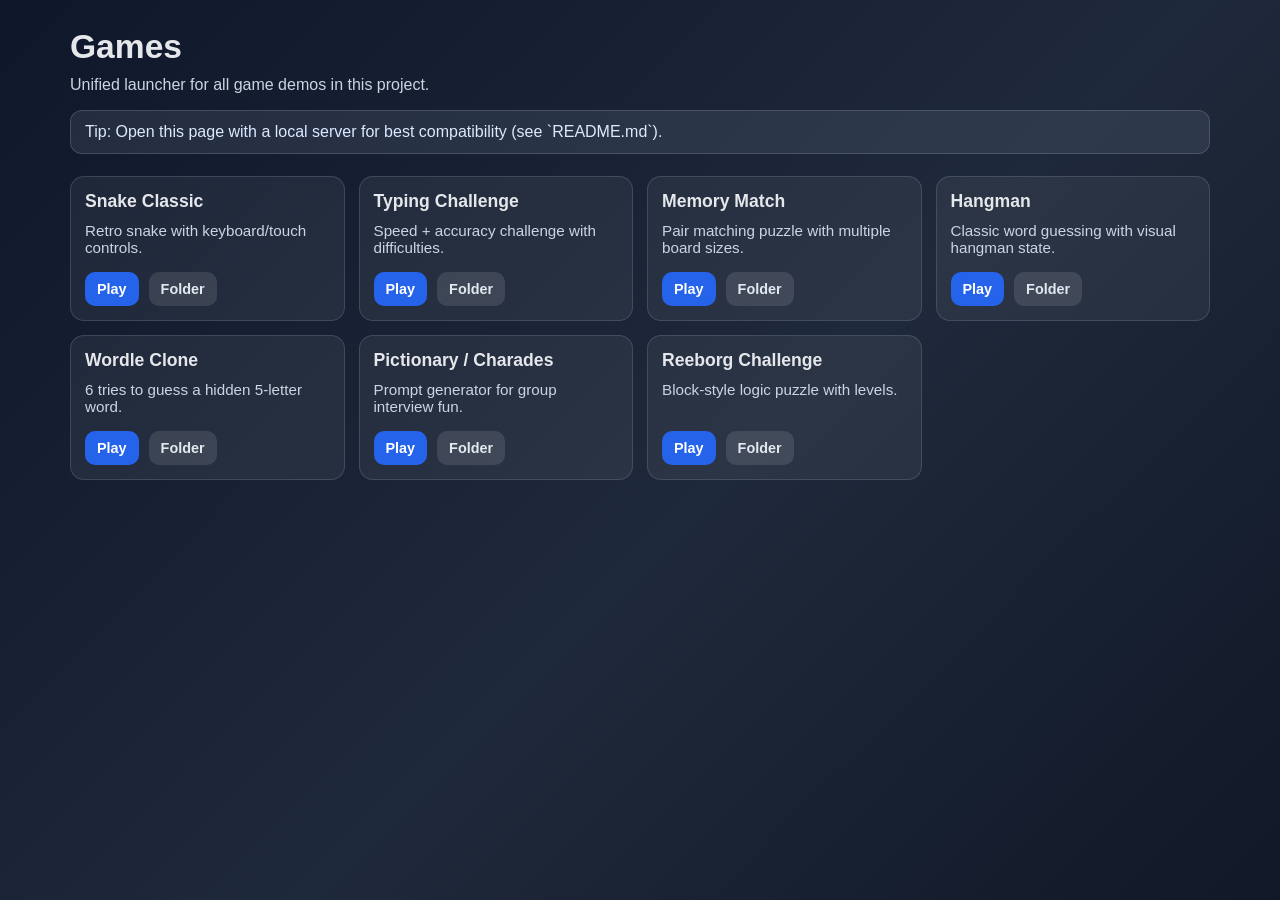
<file: index.html>
<!DOCTYPE html>
<html lang="en">
  <head>
    <meta charset="UTF-8" />
    <meta name="viewport" content="width=device-width, initial-scale=1.0" />
    <title>Game Showcase</title>
    <style>
      * {
        box-sizing: border-box;
      }
      body {
        margin: 0;
        font-family: "Segoe UI", Tahoma, Geneva, Verdana, sans-serif;
        background: linear-gradient(135deg, #0f172a, #1e293b 55%, #111827);
        color: #e5e7eb;
        min-height: 100vh;
      }
      .wrap {
        max-width: 1180px;
        margin: 0 auto;
        padding: 28px 20px 40px;
      }
      h1 {
        margin: 0;
        font-size: 2.1rem;
      }
      .sub {
        margin-top: 10px;
        color: #cbd5e1;
      }
      .tips {
        margin-top: 16px;
        padding: 12px 14px;
        border-radius: 12px;
        background: rgba(148, 163, 184, 0.14);
        border: 1px solid rgba(148, 163, 184, 0.28);
        color: #dbeafe;
      }
      .grid {
        margin-top: 22px;
        display: grid;
        grid-template-columns: repeat(auto-fit, minmax(240px, 1fr));
        gap: 14px;
      }
      .card {
        border-radius: 14px;
        background: rgba(255, 255, 255, 0.06);
        border: 1px solid rgba(148, 163, 184, 0.23);
        padding: 14px;
        display: flex;
        flex-direction: column;
        gap: 10px;
      }
      .title {
        font-size: 1.1rem;
        font-weight: 700;
      }
      .desc {
        margin: 0;
        color: #cbd5e1;
        font-size: 0.95rem;
        min-height: 40px;
      }
      .actions {
        display: flex;
        gap: 10px;
        flex-wrap: wrap;
      }
      a.btn {
        text-decoration: none;
        border-radius: 10px;
        font-weight: 600;
        font-size: 0.9rem;
        padding: 9px 12px;
      }
      .play {
        background: #2563eb;
        color: #fff;
      }
      .play:hover {
        background: #1d4ed8;
      }
      .folder {
        background: rgba(255, 255, 255, 0.11);
        color: #e2e8f0;
      }
    </style>
  </head>
  <body>
    <main class="wrap">
      <h1>Games</h1>
      <p class="sub">
        Unified launcher for all game demos in this project.
      </p>
      <div class="tips">
        Tip: Open this page with a local server for best compatibility (see
        `README.md`).
      </div>

      <section class="grid">
        <article class="card">
          <div class="title">Snake Classic</div>
          <p class="desc">Retro snake with keyboard/touch controls.</p>
          <div class="actions">
            <a class="btn play" href="./Snake%20Game/snake-classic.html">Play</a>
            <a class="btn folder" href="./Snake%20Game/">Folder</a>
          </div>
        </article>

        <article class="card">
          <div class="title">Typing Challenge</div>
          <p class="desc">Speed + accuracy challenge with difficulties.</p>
          <div class="actions">
            <a class="btn play" href="./Typing%20Game/typinggame.html">Play</a>
            <a class="btn folder" href="./Typing%20Game/">Folder</a>
          </div>
        </article>

        <article class="card">
          <div class="title">Memory Match</div>
          <p class="desc">Pair matching puzzle with multiple board sizes.</p>
          <div class="actions">
            <a class="btn play" href="./Memory%20Game/memorygame.html">Play</a>
            <a class="btn folder" href="./Memory%20Game/">Folder</a>
          </div>
        </article>

        <article class="card">
          <div class="title">Hangman</div>
          <p class="desc">Classic word guessing with visual hangman state.</p>
          <div class="actions">
            <a class="btn play" href="./Hangman/hangman.html">Play</a>
            <a class="btn folder" href="./Hangman/">Folder</a>
          </div>
        </article>

        <article class="card">
          <div class="title">Wordle Clone</div>
          <p class="desc">6 tries to guess a hidden 5-letter word.</p>
          <div class="actions">
            <a class="btn play" href="./Wordle/wordle.html">Play</a>
            <a class="btn folder" href="./Wordle/">Folder</a>
          </div>
        </article>

        <article class="card">
          <div class="title">Pictionary / Charades</div>
          <p class="desc">Prompt generator for group interview fun.</p>
          <div class="actions">
            <a class="btn play" href="./Pictionary/pictionary.html">Play</a>
            <a class="btn folder" href="./Pictionary/">Folder</a>
          </div>
        </article>

        <article class="card">
          <div class="title">Reeborg Challenge</div>
          <p class="desc">Block-style logic puzzle with levels.</p>
          <div class="actions">
            <a class="btn play" href="./Reeborg/Reeborg.html">Play</a>
            <a class="btn folder" href="./Reeborg/">Folder</a>
          </div>
        </article>
      </section>
    </main>
  </body>
</html>
</file>
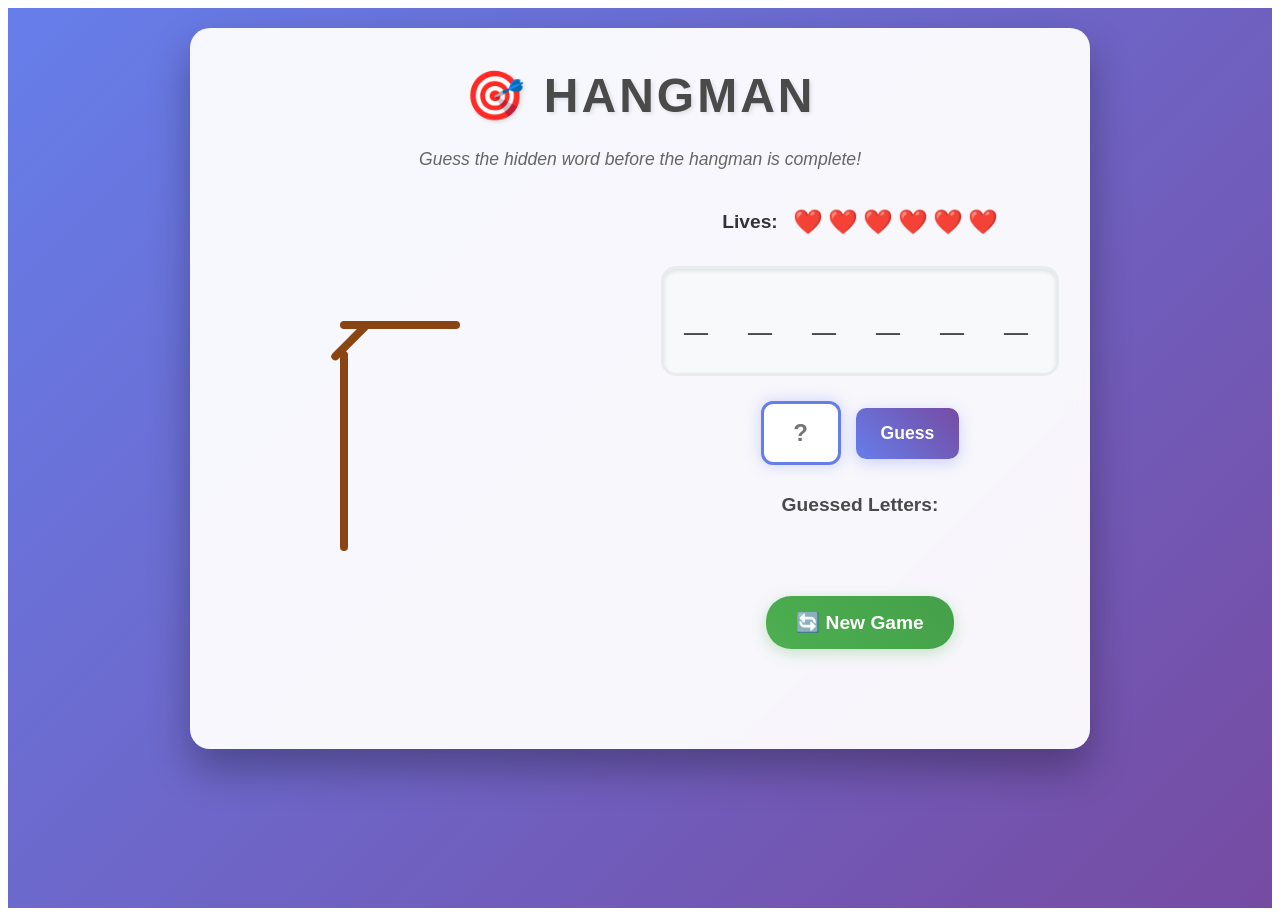
<file: Hangman/fixing.html>
<!DOCTYPE html>
<html lang="en">
  <head>
    <meta charset="UTF-8" />
    <meta name="viewport" content="width=device-width, initial-scale=1.0" />
    <title>Hangman Game</title>
    <style>
      /* Complete isolation from WordPress styles */
      .hangman-game-wrapper {
        all: initial;
        font-family: -apple-system, BlinkMacSystemFont, "Segoe UI", Roboto,
          Arial, sans-serif;
        line-height: 1.6;
        color: #333;
        background: linear-gradient(135deg, #667eea 0%, #764ba2 100%);
        min-height: 100vh;
        padding: 20px;
        margin: 0;
        box-sizing: border-box;
        display: block;
        position: relative;
        width: 100%;
      }

      .hangman-game-wrapper * {
        box-sizing: border-box;
      }

      .hangman-game-wrapper .container {
        background: rgba(255, 255, 255, 0.95);
        border-radius: 20px;
        box-shadow: 0 20px 40px rgba(0, 0, 0, 0.3);
        padding: 30px;
        max-width: 900px;
        width: 95%;
        backdrop-filter: blur(10px);
        animation: slideInHangman 0.6s ease-out;
        margin: 0 auto;
        position: relative;
      }

      @keyframes slideInHangman {
        from {
          opacity: 0;
          transform: translateY(-50px);
        }
        to {
          opacity: 1;
          transform: translateY(0);
        }
      }

      .hangman-game-wrapper .game-header {
        text-align: center;
        margin-bottom: 30px;
      }

      .hangman-game-wrapper .game-title {
        font-size: 3rem;
        font-weight: bold;
        color: #4a4a4a;
        text-shadow: 2px 2px 4px rgba(0, 0, 0, 0.1);
        letter-spacing: 3px;
        margin: 0 0 10px 0;
      }

      .hangman-game-wrapper .game-subtitle {
        font-size: 1.1rem;
        color: #666;
        font-style: italic;
        margin: 0;
      }

      .hangman-game-wrapper .game-content {
        display: grid;
        grid-template-columns: 1fr 1fr;
        gap: 40px;
        margin-bottom: 30px;
      }

      .hangman-game-wrapper .hangman-display {
        display: flex;
        justify-content: center;
        align-items: center;
      }

      .hangman-game-wrapper .gallows {
        position: relative;
        width: 200px;
        height: 250px;
      }

      .hangman-game-wrapper .pole-vertical {
        position: absolute;
        bottom: 0;
        left: 20px;
        width: 8px;
        height: 200px;
        background: #8b4513;
        border-radius: 4px;
      }

      .hangman-game-wrapper .pole-horizontal {
        position: absolute;
        top: 20px;
        left: 20px;
        width: 120px;
        height: 8px;
        background: #8b4513;
        border-radius: 4px;
      }

      .hangman-game-wrapper .pole-diagonal {
        position: absolute;
        top: 20px;
        left: 45px;
        width: 8px;
        height: 50px;
        background: #8b4513;
        border-radius: 4px;
        transform: rotate(45deg);
        transform-origin: top left;
      }

      .hangman-game-wrapper .rope {
        position: absolute;
        top: 28px;
        left: 136px;
        width: 4px;
        height: 30px;
        background: #654321;
        opacity: 0;
        transition: opacity 0.5s ease;
      }

      .hangman-game-wrapper .head {
        position: absolute;
        top: 58px;
        left: 118px;
        width: 40px;
        height: 40px;
        border: 4px solid #333;
        border-radius: 50%;
        opacity: 0;
        transition: opacity 0.5s ease;
      }

      .hangman-game-wrapper .body {
        position: absolute;
        top: 98px;
        left: 134px;
        width: 8px;
        height: 80px;
        background: #333;
        border-radius: 4px;
        opacity: 0;
        transition: opacity 0.5s ease;
      }

      .hangman-game-wrapper .left-arm {
        position: absolute;
        top: 120px;
        left: 108px;
        width: 30px;
        height: 4px;
        background: #333;
        border-radius: 2px;
        transform: rotate(-30deg);
        opacity: 0;
        transition: opacity 0.5s ease;
      }

      .hangman-game-wrapper .right-arm {
        position: absolute;
        top: 120px;
        left: 140px;
        width: 30px;
        height: 4px;
        background: #333;
        border-radius: 2px;
        transform: rotate(30deg);
        opacity: 0;
        transition: opacity 0.5s ease;
      }

      .hangman-game-wrapper .left-leg {
        position: absolute;
        top: 170px;
        left: 115px;
        width: 30px;
        height: 4px;
        background: #333;
        border-radius: 2px;
        transform: rotate(-45deg);
        opacity: 0;
        transition: opacity 0.5s ease;
      }

      .hangman-game-wrapper .right-leg {
        position: absolute;
        top: 170px;
        left: 135px;
        width: 30px;
        height: 4px;
        background: #333;
        border-radius: 2px;
        transform: rotate(45deg);
        opacity: 0;
        transition: opacity 0.5s ease;
      }

      .hangman-game-wrapper .game-info {
        display: flex;
        flex-direction: column;
        align-items: center;
        gap: 25px;
      }

      .hangman-game-wrapper .lives-container {
        display: flex;
        align-items: center;
        gap: 15px;
        font-size: 1.2rem;
        font-weight: bold;
      }

      .hangman-game-wrapper .hearts {
        display: flex;
        gap: 5px;
      }

      .hangman-game-wrapper .heart {
        font-size: 1.5rem;
        transition: all 0.3s ease;
      }

      .hangman-game-wrapper .heart.lost {
        filter: grayscale(100%);
        opacity: 0.5;
        transform: scale(0.8);
      }

      .hangman-game-wrapper .word-display {
        font-size: 2.5rem;
        font-weight: bold;
        font-family: "Courier New", monospace;
        letter-spacing: 8px;
        color: #4a4a4a;
        background: #f8f9fa;
        padding: 20px;
        border-radius: 15px;
        border: 3px solid #e9ecef;
        min-height: 80px;
        display: flex;
        align-items: center;
        justify-content: center;
        box-shadow: inset 0 2px 4px rgba(0, 0, 0, 0.1);
        margin: 0;
      }

      .hangman-game-wrapper .guess-input {
        display: flex;
        gap: 15px;
        align-items: center;
      }

      .hangman-game-wrapper #hangman-guess-input {
        padding: 15px;
        font-size: 1.5rem;
        width: 80px;
        text-align: center;
        border: 3px solid #ddd;
        border-radius: 12px;
        text-transform: uppercase;
        font-weight: bold;
        outline: none;
        transition: all 0.3s ease;
        font-family: inherit;
      }

      .hangman-game-wrapper #hangman-guess-input:focus {
        border-color: #667eea;
        box-shadow: 0 0 15px rgba(102, 126, 234, 0.3);
      }

      .hangman-game-wrapper #hangman-guess-btn {
        padding: 15px 25px;
        font-size: 1.1rem;
        font-weight: bold;
        background: linear-gradient(45deg, #667eea, #764ba2);
        color: white;
        border: none;
        border-radius: 10px;
        cursor: pointer;
        transition: all 0.3s ease;
        box-shadow: 0 4px 15px rgba(102, 126, 234, 0.3);
        font-family: inherit;
      }

      .hangman-game-wrapper #hangman-guess-btn:hover:not(:disabled) {
        transform: translateY(-2px);
        box-shadow: 0 6px 20px rgba(102, 126, 234, 0.4);
      }

      .hangman-game-wrapper #hangman-guess-btn:active {
        transform: translateY(0);
      }

      .hangman-game-wrapper #hangman-guess-btn:disabled {
        opacity: 0.6;
        cursor: not-allowed;
        transform: none;
      }

      .hangman-game-wrapper .guessed-letters {
        text-align: center;
        width: 100%;
      }

      .hangman-game-wrapper .guessed-letters h3 {
        margin: 0 0 10px 0;
        color: #4a4a4a;
        font-size: 1.2rem;
      }

      .hangman-game-wrapper #hangman-guessed-display {
        display: flex;
        flex-wrap: wrap;
        gap: 8px;
        justify-content: center;
        min-height: 40px;
      }

      .hangman-game-wrapper .guessed-letter {
        background: #f8f9fa;
        border: 2px solid #e9ecef;
        border-radius: 8px;
        padding: 8px 12px;
        font-weight: bold;
        font-size: 1.1rem;
        color: #666;
      }

      .hangman-game-wrapper .guessed-letter.wrong {
        background: #ffebee;
        border-color: #ffcdd2;
        color: #c62828;
      }

      .hangman-game-wrapper .guessed-letter.correct {
        background: #e8f5e8;
        border-color: #c8e6c9;
        color: #2e7d32;
      }

      .hangman-game-wrapper #hangman-new-game-btn {
        padding: 15px 30px;
        font-size: 1.2rem;
        font-weight: bold;
        background: linear-gradient(45deg, #4caf50, #45a049);
        color: white;
        border: none;
        border-radius: 25px;
        cursor: pointer;
        transition: all 0.3s ease;
        box-shadow: 0 4px 15px rgba(76, 175, 80, 0.3);
        font-family: inherit;
      }

      .hangman-game-wrapper #hangman-new-game-btn:hover {
        transform: translateY(-2px);
        box-shadow: 0 6px 20px rgba(76, 175, 80, 0.4);
      }

      .hangman-game-wrapper .game-message {
        text-align: center;
        font-size: 1.5rem;
        font-weight: bold;
        padding: 20px;
        border-radius: 15px;
        margin-top: 20px;
        opacity: 0;
        transition: all 0.5s ease;
      }

      .hangman-game-wrapper .game-message.show {
        opacity: 1;
        transform: translateY(-10px);
      }

      .hangman-game-wrapper .game-message.win {
        background: linear-gradient(45deg, #4caf50, #45a049);
        color: white;
        box-shadow: 0 10px 30px rgba(76, 175, 80, 0.3);
      }

      .hangman-game-wrapper .game-message.lose {
        background: linear-gradient(45deg, #f44336, #d32f2f);
        color: white;
        box-shadow: 0 10px 30px rgba(244, 67, 54, 0.3);
      }

      .hangman-game-wrapper .hangman-part-appear {
        animation: fadeInHangman 0.5s ease-in;
      }

      @keyframes fadeInHangman {
        from {
          opacity: 0;
          transform: scale(0.5);
        }
        to {
          opacity: 1;
          transform: scale(1);
        }
      }

      .hangman-game-wrapper .letter-reveal {
        animation: letterPopHangman 0.6s ease-out;
      }

      @keyframes letterPopHangman {
        0% {
          transform: scale(0.5);
          opacity: 0;
        }
        80% {
          transform: scale(1.1);
        }
        100% {
          transform: scale(1);
          opacity: 1;
        }
      }

      @keyframes slideInRightHangman {
        from {
          opacity: 0;
          transform: translateX(100px);
        }
        to {
          opacity: 1;
          transform: translateX(0);
        }
      }

      /* Responsive design */
      @media (max-width: 768px) {
        .hangman-game-wrapper .game-content {
          grid-template-columns: 1fr;
          gap: 20px;
        }

        .hangman-game-wrapper .game-title {
          font-size: 2rem;
        }

        .hangman-game-wrapper .word-display {
          font-size: 1.8rem;
          letter-spacing: 4px;
          padding: 15px;
        }

        .hangman-game-wrapper .gallows {
          transform: scale(0.8);
        }

        .hangman-game-wrapper .container {
          padding: 20px;
          margin: 10px;
        }
      }

      @media (max-width: 480px) {
        .hangman-game-wrapper .game-title {
          font-size: 1.5rem;
          letter-spacing: 1px;
        }

        .hangman-game-wrapper .word-display {
          font-size: 1.5rem;
          letter-spacing: 2px;
        }

        .hangman-game-wrapper .guess-input {
          flex-direction: column;
          gap: 10px;
        }

        .hangman-game-wrapper #hangman-guess-input,
        .hangman-game-wrapper #hangman-guess-btn {
          width: 100%;
          max-width: 200px;
        }
      }
    </style>
  </head>
  <body>
    <div class="hangman-game-wrapper">
      <div class="container">
        <div class="game-header">
          <h1 class="game-title">🎯 HANGMAN</h1>
          <div class="game-subtitle">
            Guess the hidden word before the hangman is complete!
          </div>
        </div>
        <div class="game-content">
          <div class="hangman-display">
            <div class="gallows">
              <div class="pole-vertical"></div>
              <div class="pole-horizontal"></div>
              <div class="pole-diagonal"></div>
              <div class="rope" id="hangman-rope"></div>
              <div class="head" id="hangman-head"></div>
              <div class="body" id="hangman-body"></div>
              <div class="left-arm" id="hangman-left-arm"></div>
              <div class="right-arm" id="hangman-right-arm"></div>
              <div class="left-leg" id="hangman-left-leg"></div>
              <div class="right-leg" id="hangman-right-leg"></div>
            </div>
          </div>
          <div class="game-info">
            <div class="lives-container">
              <span class="lives-label">Lives:</span>
              <div class="hearts" id="hangman-hearts">
                <span class="heart">❤️</span>
                <span class="heart">❤️</span>
                <span class="heart">❤️</span>
                <span class="heart">❤️</span>
                <span class="heart">❤️</span>
                <span class="heart">❤️</span>
              </div>
            </div>
            <div class="word-display" id="hangman-word-display">Loading...</div>
            <div class="guess-input">
              <input
                type="text"
                id="hangman-guess-input"
                maxlength="1"
                placeholder="?"
                autocomplete="off"
              />
              <button id="hangman-guess-btn">Guess</button>
            </div>
            <div class="guessed-letters">
              <h3>Guessed Letters:</h3>
              <div id="hangman-guessed-display"></div>
            </div>
            <div class="game-controls">
              <button id="hangman-new-game-btn">🔄 New Game</button>
            </div>
          </div>
        </div>
        <div class="game-message" id="hangman-game-message"></div>
      </div>
    </div>

    <script>
      (function () {
        "use strict";

        class HangmanGameIsolated {
          constructor() {
            this.wordLists = [
              "apple",
              "banana",
              "cherry",
              "grape",
              "orange",
              "peach",
              "lemon",
              "mango",
              "house",
              "chair",
              "table",
              "phone",
              "music",
              "dance",
              "smile",
              "happy",
              "computer",
              "keyboard",
              "mouse",
              "screen",
              "window",
              "button",
              "click",
              "type",
              "school",
              "teacher",
              "student",
              "book",
              "pencil",
              "paper",
              "read",
              "write",
              "family",
              "friend",
              "parent",
              "child",
              "brother",
              "sister",
              "love",
              "care",
            ];

            this.hangmanParts = [
              "hangman-rope",
              "hangman-head",
              "hangman-body",
              "hangman-left-arm",
              "hangman-right-arm",
              "hangman-left-leg",
              "hangman-right-leg",
            ];

            this.maxLives = 6;
            this.initGame();
          }

          initGame() {
            this.reset();
            this.bindEvents();
          }

          reset() {
            this.chosenWord =
              this.wordLists[
                Math.floor(Math.random() * this.wordLists.length)
              ].toLowerCase();
            this.guessedLetters = [];
            this.correctLetters = [];
            this.lives = this.maxLives;
            this.gameOver = false;

            this.updateDisplay();
            this.updateHearts();
            this.updateGuessedLetters();
            this.hideHangmanParts();
            this.hideGameMessage();
            this.enableInput();
          }

          bindEvents() {
            const guessBtn = document.getElementById("hangman-guess-btn");
            const guessInput = document.getElementById("hangman-guess-input");
            const newGameBtn = document.getElementById("hangman-new-game-btn");

            if (!guessBtn || !guessInput || !newGameBtn) return;

            guessBtn.onclick = () => this.makeGuess();

            guessInput.onkeypress = (e) => {
              if (e.key === "Enter") this.makeGuess();
            };

            guessInput.oninput = (e) => {
              e.target.value = e.target.value
                .toLowerCase()
                .replace(/[^a-z]/g, "");
            };

            newGameBtn.onclick = () => this.reset();
          }

          makeGuess() {
            if (this.gameOver) return;

            const guessInput = document.getElementById("hangman-guess-input");
            const guess = guessInput.value.trim().toLowerCase();

            if (!guess || guess.length !== 1) {
              this.showTempMessage("Please enter a single letter!", "error");
              return;
            }

            if (this.guessedLetters.includes(guess)) {
              this.showTempMessage(
                `You've already guessed "${guess}"!`,
                "warning"
              );
              guessInput.value = "";
              return;
            }

            this.guessedLetters.push(guess);
            guessInput.value = "";

            if (this.chosenWord.includes(guess)) {
              this.correctLetters.push(guess);
              this.updateDisplay();
              this.checkWin();
            } else {
              this.lives--;
              this.updateHearts();
              this.showHangmanPart();
              this.checkLose();
            }

            this.updateGuessedLetters();

            setTimeout(() => {
              if (!this.gameOver) guessInput.focus();
            }, 100);
          }

          updateDisplay() {
            const wordDisplay = document.getElementById("hangman-word-display");
            if (!wordDisplay) return;

            let display = "";
            for (let letter of this.chosenWord) {
              if (this.correctLetters.includes(letter)) {
                display += letter.toUpperCase() + " ";
              } else {
                display += "_ ";
              }
            }

            wordDisplay.textContent = display.trim();
            wordDisplay.classList.add("letter-reveal");
            setTimeout(
              () => wordDisplay.classList.remove("letter-reveal"),
              600
            );
          }

          updateHearts() {
            const hearts = document.querySelectorAll(
              ".hangman-game-wrapper .heart"
            );
            hearts.forEach((heart, index) => {
              if (index < this.lives) {
                heart.classList.remove("lost");
              } else {
                heart.classList.add("lost");
              }
            });
          }

          updateGuessedLetters() {
            const guessedDisplay = document.getElementById(
              "hangman-guessed-display"
            );
            if (!guessedDisplay) return;

            guessedDisplay.innerHTML = "";

            this.guessedLetters.forEach((letter) => {
              const letterSpan = document.createElement("span");
              letterSpan.className = "guessed-letter";
              letterSpan.textContent = letter.toUpperCase();

              if (this.chosenWord.includes(letter)) {
                letterSpan.classList.add("correct");
              } else {
                letterSpan.classList.add("wrong");
              }

              guessedDisplay.appendChild(letterSpan);
            });
          }

          showHangmanPart() {
            const partIndex = this.maxLives - this.lives - 1;

            if (partIndex >= 0 && partIndex < this.hangmanParts.length) {
              const part = document.getElementById(
                this.hangmanParts[partIndex]
              );
              if (part) {
                part.style.opacity = "1";
                part.classList.add("hangman-part-appear");
              }
            }
          }

          hideHangmanParts() {
            this.hangmanParts.forEach((partId) => {
              const part = document.getElementById(partId);
              if (part) {
                part.style.opacity = "0";
                part.classList.remove("hangman-part-appear");
              }
            });
          }

          checkWin() {
            const hasWon = this.chosenWord
              .split("")
              .every((letter) => this.correctLetters.includes(letter));
            if (hasWon) {
              this.gameOver = true;
              this.showGameMessage("🎉 Congratulations! You Win! 🎉", "win");
              this.disableInput();
            }
          }

          checkLose() {
            if (this.lives <= 0) {
              this.gameOver = true;
              this.showGameMessage(
                `💀 Game Over! The word was "${this.chosenWord.toUpperCase()}"`,
                "lose"
              );
              this.disableInput();
            }
          }

          showGameMessage(message, type) {
            const gameMessage = document.getElementById("hangman-game-message");
            if (gameMessage) {
              gameMessage.textContent = message;
              gameMessage.className = `game-message show ${type}`;
            }
          }

          hideGameMessage() {
            const gameMessage = document.getElementById("hangman-game-message");
            if (gameMessage) {
              gameMessage.className = "game-message";
            }
          }

          showTempMessage(message, type) {
            const existingTemp = document.querySelector(
              ".hangman-temp-message"
            );
            if (existingTemp) existingTemp.remove();

            const tempMessage = document.createElement("div");
            tempMessage.className = "hangman-temp-message";
            tempMessage.style.cssText = `
                        position: fixed;
                        top: 20px;
                        right: 20px;
                        background: ${type === "error" ? "#f44336" : "#ff9800"};
                        color: white;
                        padding: 15px 20px;
                        border-radius: 10px;
                        z-index: 99999;
                        font-weight: bold;
                        box-shadow: 0 4px 12px rgba(0,0,0,0.3);
                        animation: slideInRightHangman 0.3s ease;
                        font-family: Arial, sans-serif;
                        font-size: 14px;
                    `;
            tempMessage.textContent = message;
            document.body.appendChild(tempMessage);

            setTimeout(() => {
              if (tempMessage.parentNode) tempMessage.remove();
            }, 3000);
          }

          enableInput() {
            const guessInput = document.getElementById("hangman-guess-input");
            const guessBtn = document.getElementById("hangman-guess-btn");

            if (guessInput) {
              guessInput.disabled = false;
              setTimeout(() => guessInput.focus(), 100);
            }
            if (guessBtn) guessBtn.disabled = false;
          }

          disableInput() {
            const guessInput = document.getElementById("hangman-guess-input");
            const guessBtn = document.getElementById("hangman-guess-btn");

            if (guessInput) guessInput.disabled = true;
            if (guessBtn) guessBtn.disabled = true;
          }
        }

        // Initialize when DOM is ready
        if (document.readyState === "loading") {
          document.addEventListener("DOMContentLoaded", () => {
            new HangmanGameIsolated();
          });
        } else {
          new HangmanGameIsolated();
        }
      })();
    </script>
  </body>
</html>
</file>
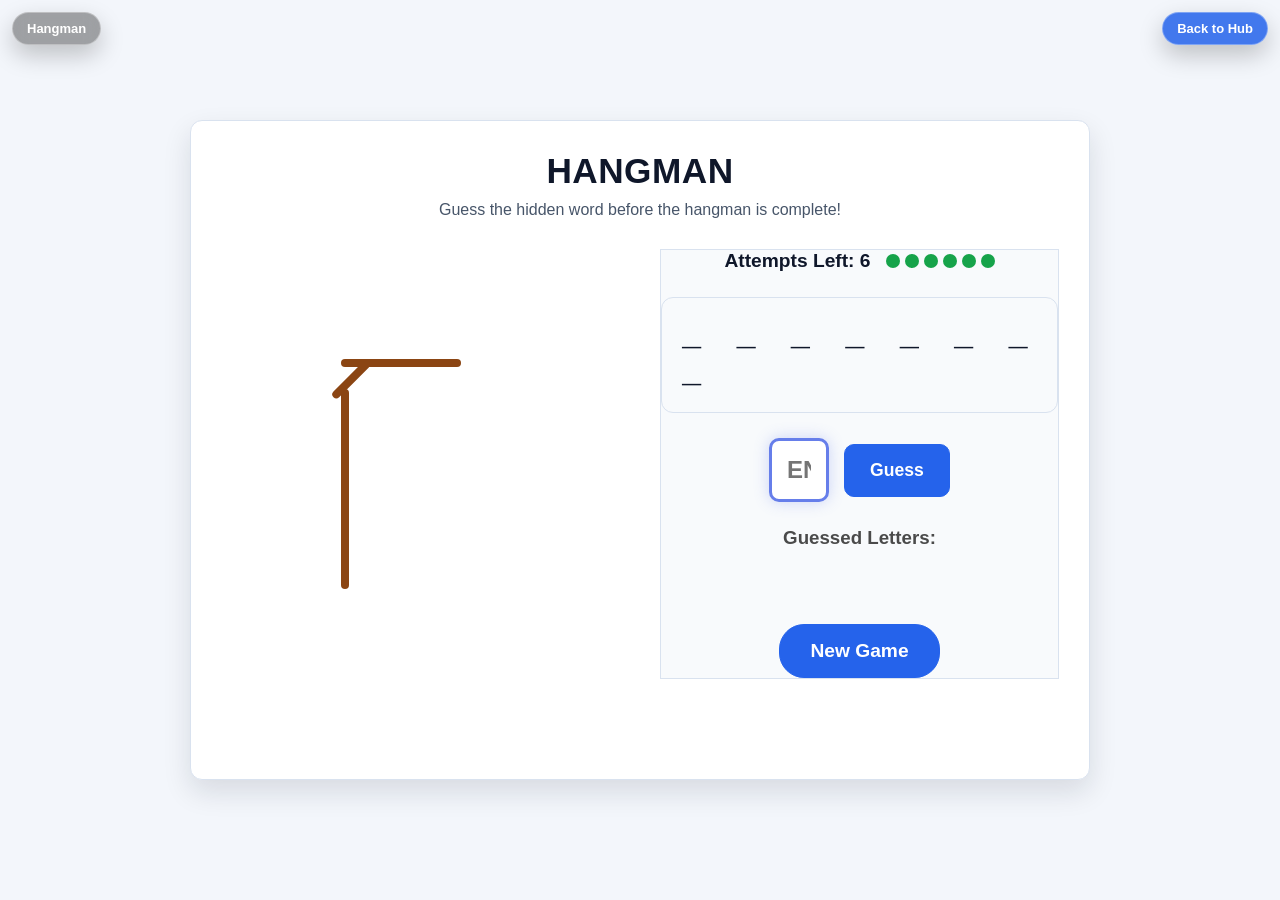
<file: Hangman/hangman.html>
<!DOCTYPE html>
<html lang="en">
  <head>
    <meta charset="UTF-8" />
    <meta name="viewport" content="width=device-width, initial-scale=1.0" />
    <title>Hangman Game</title>
    <link rel="stylesheet" href="../shared/game-shell.css" />
    <link rel="stylesheet" href="../shared/pro-ui.css" />
    <style>
      /* Reset and base styles */
      * {
        margin: 0;
        padding: 0;
        box-sizing: border-box;
      }

      body {
        font-family: "Arial", sans-serif;
        background: linear-gradient(135deg, #667eea 0%, #764ba2 100%);
        min-height: 100vh;
        display: flex;
        justify-content: center;
        align-items: center;
        color: #333;
      }

      .container {
        background: rgba(255, 255, 255, 0.95);
        border-radius: 20px;
        box-shadow: 0 20px 40px rgba(0, 0, 0, 0.3);
        padding: 30px;
        max-width: 900px;
        width: 95%;
        backdrop-filter: blur(10px);
        animation: slideIn 0.6s ease-out;
      }

      @keyframes slideIn {
        from {
          opacity: 0;
          transform: translateY(-50px);
        }
        to {
          opacity: 1;
          transform: translateY(0);
        }
      }

      /* Header styles */
      .game-header {
        text-align: center;
        margin-bottom: 30px;
      }

      .game-title {
        font-size: 2.2rem;
        font-weight: bold;
        color: #0f172a;
        text-shadow: none;
        letter-spacing: 0.5px;
        margin-bottom: 10px;
      }

      .game-subtitle {
        font-size: 1rem;
        color: #475569;
        font-style: normal;
      }

      /* Game content layout */
      .game-content {
        display: grid;
        grid-template-columns: 1fr 1fr;
        gap: 40px;
        margin-bottom: 30px;
      }

      /* Hangman display */
      .hangman-display {
        display: flex;
        justify-content: center;
        align-items: center;
      }

      .gallows {
        position: relative;
        width: 200px;
        height: 250px;
      }

      /* Gallows structure */
      .pole-vertical {
        position: absolute;
        bottom: 0;
        left: 20px;
        width: 8px;
        height: 200px;
        background: #8b4513;
        border-radius: 4px;
      }

      .pole-horizontal {
        position: absolute;
        top: 20px;
        left: 20px;
        width: 120px;
        height: 8px;
        background: #8b4513;
        border-radius: 4px;
      }

      .pole-diagonal {
        position: absolute;
        top: 20px;
        left: 45px;
        width: 8px;
        height: 50px;
        background: #8b4513;
        border-radius: 4px;
        transform: rotate(45deg);
        transform-origin: top left;
      }

      .rope {
        position: absolute;
        top: 28px;
        left: 136px;
        width: 4px;
        height: 30px;
        background: #654321;
        opacity: 0;
      }

      /* Hangman parts */
      .head {
        position: absolute;
        top: 58px;
        left: 118px;
        width: 40px;
        height: 40px;
        border: 4px solid #333;
        border-radius: 50%;
        opacity: 0;
      }

      .body {
        position: absolute;
        top: 98px;
        left: 134px;
        width: 8px;
        height: 80px;
        background: #333;
        border-radius: 4px;
        opacity: 0;
      }

      .left-arm {
        position: absolute;
        top: 120px;
        left: 108px;
        width: 30px;
        height: 4px;
        background: #333;
        border-radius: 2px;
        transform: rotate(-30deg);
        opacity: 0;
      }

      .right-arm {
        position: absolute;
        top: 120px;
        left: 140px;
        width: 30px;
        height: 4px;
        background: #333;
        border-radius: 2px;
        transform: rotate(30deg);
        opacity: 0;
      }

      .left-leg {
        position: absolute;
        top: 170px;
        left: 115px;
        width: 30px;
        height: 4px;
        background: #333;
        border-radius: 2px;
        transform: rotate(-45deg);
        opacity: 0;
      }

      .right-leg {
        position: absolute;
        top: 170px;
        left: 135px;
        width: 30px;
        height: 4px;
        background: #333;
        border-radius: 2px;
        transform: rotate(45deg);
        opacity: 0;
      }

      /* Game info section */
      .game-info {
        display: flex;
        flex-direction: column;
        align-items: center;
        gap: 25px;
      }

      .lives-container {
        display: flex;
        align-items: center;
        gap: 15px;
        font-size: 1.2rem;
        font-weight: bold;
      }

      .hearts {
        display: flex;
        gap: 5px;
      }

      .heart {
        width: 14px;
        height: 14px;
        border-radius: 999px;
        background: #16a34a;
        display: inline-block;
        font-size: 0;
        transition: all 0.2s ease;
      }

      .heart.lost {
        background: #cbd5e1;
        opacity: 1;
        transform: none;
        filter: none;
      }

      /* Word display */
      .word-display {
        font-size: 2rem;
        font-weight: bold;
        font-family: "Courier New", monospace;
        letter-spacing: 8px;
        color: #4a4a4a;
        background: #f8f9fa;
        padding: 20px;
        border-radius: 15px;
        border: 3px solid #e9ecef;
        min-height: 80px;
        display: flex;
        align-items: center;
        justify-content: center;
        box-shadow: inset 0 2px 4px rgba(0, 0, 0, 0.1);
      }

      /* Input section */
      .guess-input {
        display: flex;
        gap: 15px;
        align-items: center;
      }

      #guess-input {
        padding: 15px;
        font-size: 1.5rem;
        text-align: center;
        width: 60px;
        border: 3px solid #ddd;
        border-radius: 10px;
        text-transform: uppercase;
        font-weight: bold;
        outline: none;
        transition: all 0.3s ease;
      }

      #guess-input:focus {
        border-color: #667eea;
        box-shadow: 0 0 15px rgba(102, 126, 234, 0.3);
      }

      #guess-btn {
        padding: 15px 25px;
        font-size: 1.1rem;
        font-weight: bold;
        background: #2563eb;
        color: white;
        border: none;
        border-radius: 10px;
        cursor: pointer;
        transition: all 0.3s ease;
        box-shadow: 0 4px 15px rgba(102, 126, 234, 0.3);
      }

      #guess-btn:hover {
        transform: none;
        background: #1d4ed8;
        box-shadow: 0 6px 20px rgba(37, 99, 235, 0.2);
      }

      #guess-btn:active {
        transform: translateY(0);
      }

      /* Guessed letters */
      .guessed-letters {
        text-align: center;
        width: 100%;
      }

      .guessed-letters h3 {
        margin-bottom: 10px;
        color: #4a4a4a;
      }

      #guessed-display {
        display: flex;
        flex-wrap: wrap;
        gap: 8px;
        justify-content: center;
        min-height: 40px;
      }

      .guessed-letter {
        background: #f8f9fa;
        border: 2px solid #e9ecef;
        border-radius: 8px;
        padding: 8px 12px;
        font-weight: bold;
        font-size: 1.1rem;
        color: #666;
      }

      .guessed-letter.wrong {
        background: #ffebee;
        border-color: #ffcdd2;
        color: #c62828;
      }

      .guessed-letter.correct {
        background: #e8f5e8;
        border-color: #c8e6c9;
        color: #2e7d32;
      }

      /* New game button */
      .new-game-btn {
        padding: 15px 30px;
        font-size: 1.2rem;
        font-weight: bold;
        background: #0f172a;
        color: white;
        border: none;
        border-radius: 25px;
        cursor: pointer;
        transition: all 0.3s ease;
        box-shadow: 0 4px 15px rgba(76, 175, 80, 0.3);
      }

      .new-game-btn:hover {
        transform: none;
        background: #1e293b;
        box-shadow: 0 6px 20px rgba(15, 23, 42, 0.2);
      }

      /* Game message */
      .game-message {
        text-align: center;
        font-size: 1.5rem;
        font-weight: bold;
        padding: 20px;
        border-radius: 15px;
        margin-top: 20px;
        opacity: 0;
        transition: all 0.5s ease;
      }

      .game-message.show {
        opacity: 1;
        transform: translateY(-10px);
      }

      .game-message.win {
        background: #dcfce7;
        color: #166534;
        box-shadow: none;
        border: 1px solid #bbf7d0;
      }

      .game-message.lose {
        background: #fee2e2;
        color: #991b1b;
        box-shadow: none;
        border: 1px solid #fecaca;
      }

      .container {
        border: 1px solid #dbe4f0;
      }

      body {
        background: #eef2f7;
      }

      .word-display,
      .guessed-letter,
      .container,
      .game-message {
        border-radius: 12px;
      }

      /* Animations */
      .hangman-part-appear {
        animation: fadeIn 0.5s ease-in;
      }

      @keyframes fadeIn {
        from {
          opacity: 0;
          transform: scale(0.5);
        }
        to {
          opacity: 1;
          transform: scale(1);
        }
      }

      .letter-reveal {
        animation: letterPop 0.6s ease-out;
      }

      @keyframes letterPop {
        0% {
          transform: scale(0.5);
          opacity: 0;
        }
        80% {
          transform: scale(1.1);
        }
        100% {
          transform: scale(1);
          opacity: 1;
        }
      }

      @keyframes slideInRight {
        from {
          opacity: 0;
          transform: translateX(100px);
        }
        to {
          opacity: 1;
          transform: translateX(0);
        }
      }

      /* Responsive design */
      @media (max-width: 768px) {
        .game-content {
          grid-template-columns: 1fr;
          gap: 20px;
        }

        .game-title {
          font-size: 2rem;
        }

        .word-display {
          font-size: 1.8rem;
          letter-spacing: 4px;
          padding: 15px;
        }

        .gallows {
          transform: scale(0.8);
        }

        .container {
          padding: 20px;
          margin: 10px;
        }
      }

      @media (max-width: 480px) {
        .game-title {
          font-size: 1.5rem;
          letter-spacing: 1px;
        }

        .word-display {
          font-size: 1.5rem;
          letter-spacing: 2px;
        }

        .guess-input {
          flex-direction: column;
          gap: 10px;
        }

        #guess-input,
        #guess-btn {
          width: 100%;
          max-width: 200px;
        }
      }
    </style>
  </head>
  <body data-game-name="Hangman">
    <div class="container">
      <div class="game-header">
        <h1 class="game-title">HANGMAN</h1>
        <div class="game-subtitle">
          Guess the hidden word before the hangman is complete!
        </div>
      </div>

      <div class="game-content">
        <div class="hangman-display">
          <div class="gallows">
            <div class="pole-vertical"></div>
            <div class="pole-horizontal"></div>
            <div class="pole-diagonal"></div>
            <div class="rope" id="rope"></div>
            <div class="head" id="head"></div>
            <div class="body" id="body"></div>
            <div class="left-arm" id="left-arm"></div>
            <div class="right-arm" id="right-arm"></div>
            <div class="left-leg" id="left-leg"></div>
            <div class="right-leg" id="right-leg"></div>
          </div>
        </div>

        <div class="game-info">
          <div class="lives-container">
            <span class="lives-label">Attempts Left: <span id="lives-count">6</span></span>
            <div class="hearts" id="hearts">
              <span class="heart">.</span>
              <span class="heart">.</span>
              <span class="heart">.</span>
              <span class="heart">.</span>
              <span class="heart">.</span>
              <span class="heart">.</span>
            </div>
          </div>

          <div class="word-display" id="word-display">_ _ _ _ _</div>

          <div class="guess-input">
            <input
              type="text"
              id="guess-input"
              maxlength="1"
              placeholder="Enter a letter"
            />
            <button id="guess-btn">Guess</button>
          </div>

          <div class="guessed-letters">
            <h3>Guessed Letters:</h3>
            <div id="guessed-display"></div>
          </div>

          <div class="game-controls">
            <button id="new-game-btn" class="new-game-btn">New Game</button>
          </div>
        </div>
      </div>

      <div class="game-message" id="game-message"></div>
    </div>

    <script>
      // Hangman Game JavaScript
      class HangmanGame {
        constructor() {
          this.wordLists = [
            "apple",
            "banana",
            "cherry",
            "date",
            "elderberry",
            "fig",
            "grape",
            "honeydew",
            "kiwi",
            "lemon",
            "mango",
            "nectarine",
            "orange",
            "peach",
            "quince",
            "raspberry",
            "strawberry",
            "tangerine",
            "ugli",
            "watermelon",
            "apricot",
            "blueberry",
            "coconut",
            "dragonfruit",
            "guava",
            "jackfruit",
            "kumquat",
            "lychee",
            "melon",
            "papaya",
            "pineapple",
            "pomegranate",
            "rambutan",
            "soursop",
            "tamarind",
            "avocado",
            "blackberry",
            "cantaloupe",
            "durian",
            "gooseberry",
            "lime",
            "mandarin",
            "passionfruit",
            "persimmon",
            "plum",
            "starfruit",
            "yuzu",
            "acorn",
            "bamboo",
            "cedar",
            "daisy",
            "elm",
            "fern",
            "ginseng",
            "hickory",
            "iris",
            "juniper",
            "kelp",
            "lotus",
            "maple",
            "narcissus",
            "oak",
            "palm",
            "quinoa",
            "rose",
            "spruce",
            "tulip",
            "violet",
            "willow",
            "yew",
            "zinnia",
            "badger",
            "cheetah",
            "dolphin",
            "eagle",
            "flamingo",
            "gazelle",
            "hyena",
            "iguana",
            "jaguar",
            "koala",
            "lemur",
            "meerkat",
            "narwhal",
            "ostrich",
            "panda",
            "quail",
            "raccoon",
            "sloth",
            "tiger",
            "urchin",
            "vulture",
            "walrus",
            "xerus",
            "yak",
            "zebra",
            "amethyst",
            "bronze",
            "copper",
            "diamond",
            "emerald",
            "gold",
            "iron",
            "jade",
            "nickel",
            "onyx",
          ];

          this.hangmanParts = [
            "rope",
            "head",
            "body",
            "left-arm",
            "right-arm",
            "left-leg",
            "right-leg",
          ];
          this.maxLives = 6;
          this.reset();
          this.bindEvents();
        }

        reset() {
          this.chosenWord =
            this.wordLists[
              Math.floor(Math.random() * this.wordLists.length)
            ].toLowerCase();
          this.guessedLetters = [];
          this.correctLetters = [];
          this.lives = this.maxLives;
          this.gameOver = false;

          this.updateDisplay();
          this.updateHearts();
          this.updateGuessedLetters();
          this.hideHangmanParts();
          this.hideGameMessage();
          this.enableInput();
        }

        bindEvents() {
          const guessBtn = document.getElementById("guess-btn");
          const guessInput = document.getElementById("guess-input");
          const newGameBtn = document.getElementById("new-game-btn");

          guessBtn.addEventListener("click", () => this.makeGuess());
          guessInput.addEventListener("keypress", (e) => {
            if (e.key === "Enter") {
              this.makeGuess();
            }
          });
          guessInput.addEventListener("input", (e) => {
            e.target.value = e.target.value
              .toLowerCase()
              .replace(/[^a-z]/g, "");
          });
          newGameBtn.addEventListener("click", () => this.reset());
        }

        makeGuess() {
          const guessInput = document.getElementById("guess-input");
          const guess = guessInput.value.trim().toLowerCase();

          if (!guess || guess.length !== 1) {
            this.showMessage("Please enter a single letter!", "error");
            return;
          }

          if (this.guessedLetters.includes(guess)) {
            this.showMessage(`You've already guessed "${guess}"!`, "warning");
            guessInput.value = "";
            return;
          }

          this.guessedLetters.push(guess);
          guessInput.value = "";

          if (this.chosenWord.includes(guess)) {
            this.correctLetters.push(guess);
            this.updateDisplay();
            this.checkWin();
          } else {
            this.lives--;
            this.updateHearts();
            this.showHangmanPart();
            this.checkLose();
          }

          this.updateGuessedLetters();
        }

        updateDisplay() {
          const wordDisplay = document.getElementById("word-display");
          let display = "";

          for (let letter of this.chosenWord) {
            if (this.correctLetters.includes(letter)) {
              display += letter + " ";
            } else {
              display += "_ ";
            }
          }

          wordDisplay.textContent = display.trim();
          wordDisplay.classList.add("letter-reveal");
          setTimeout(() => wordDisplay.classList.remove("letter-reveal"), 600);
        }

        updateHearts() {
          const hearts = document.querySelectorAll(".heart");
          const livesCount = document.getElementById("lives-count");
          if (livesCount) {
            livesCount.textContent = String(this.lives);
          }
          hearts.forEach((heart, index) => {
            if (index < this.lives) {
              heart.classList.remove("lost");
            } else {
              heart.classList.add("lost");
            }
          });
        }

        updateGuessedLetters() {
          const guessedDisplay = document.getElementById("guessed-display");
          guessedDisplay.innerHTML = "";

          this.guessedLetters.forEach((letter) => {
            const letterSpan = document.createElement("span");
            letterSpan.className = "guessed-letter";
            letterSpan.textContent = letter.toUpperCase();

            if (this.chosenWord.includes(letter)) {
              letterSpan.classList.add("correct");
            } else {
              letterSpan.classList.add("wrong");
            }

            guessedDisplay.appendChild(letterSpan);
          });
        }

        showHangmanPart() {
          const partIndex = this.maxLives - this.lives - 1;
          if (partIndex >= 0 && partIndex < this.hangmanParts.length) {
            const part = document.getElementById(this.hangmanParts[partIndex]);
            part.style.opacity = "1";
            part.classList.add("hangman-part-appear");
          }
        }

        hideHangmanParts() {
          this.hangmanParts.forEach((partId) => {
            const part = document.getElementById(partId);
            part.style.opacity = "0";
            part.classList.remove("hangman-part-appear");
          });
        }

        checkWin() {
          const hasWon = this.chosenWord
            .split("")
            .every((letter) => this.correctLetters.includes(letter));
          if (hasWon) {
            this.gameOver = true;
            this.showGameMessage("Great work. You solved the word.", "win");
            this.disableInput();
          }
        }

        checkLose() {
          if (this.lives <= 0) {
            this.gameOver = true;
            this.showGameMessage(
              `Game over. The word was "${this.chosenWord.toUpperCase()}".`,
              "lose"
            );
            this.disableInput();
          }
        }

        showGameMessage(message, type) {
          const gameMessage = document.getElementById("game-message");
          gameMessage.textContent = message;
          gameMessage.className = `game-message show ${type}`;
        }

        hideGameMessage() {
          const gameMessage = document.getElementById("game-message");
          gameMessage.className = "game-message";
        }

        showMessage(message, type) {
          // Create a temporary message for input validation
          const existingTemp = document.querySelector(".temp-message");
          if (existingTemp) {
            existingTemp.remove();
          }

          const tempMessage = document.createElement("div");
          tempMessage.className = "temp-message";
          tempMessage.style.cssText = `
            position: fixed;
            top: 20px;
            right: 20px;
            background: ${type === "error" ? "#f44336" : "#ff9800"};
            color: white;
            padding: 10px 20px;
            border-radius: 5px;
            z-index: 1000;
            animation: slideInRight 0.3s ease;
        `;
          tempMessage.textContent = message;
          document.body.appendChild(tempMessage);

          setTimeout(() => {
            if (tempMessage.parentNode) {
              tempMessage.remove();
            }
          }, 2000);
        }

        enableInput() {
          const guessInput = document.getElementById("guess-input");
          const guessBtn = document.getElementById("guess-btn");
          guessInput.disabled = false;
          guessBtn.disabled = false;
          guessInput.focus();
        }

        disableInput() {
          const guessInput = document.getElementById("guess-input");
          const guessBtn = document.getElementById("guess-btn");
          guessInput.disabled = true;
          guessBtn.disabled = true;
        }
      }

      // Initialize the game when the page loads
      document.addEventListener("DOMContentLoaded", () => {
        const game = new HangmanGame();
      });
    </script>
    <script src="../shared/game-shell.js"></script>
  </body>
</html>
</file>
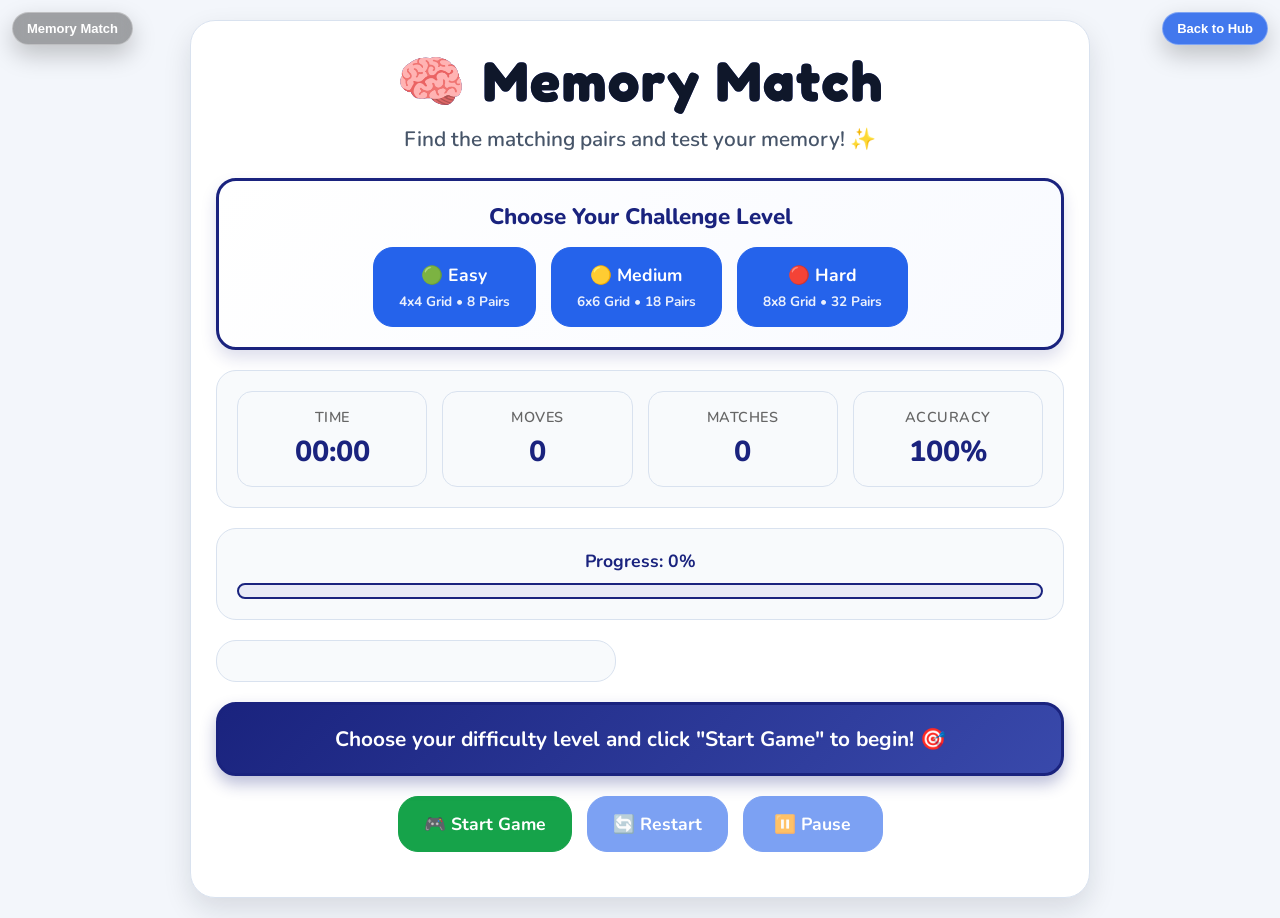
<file: Memory Game/memorygame.html>
<!DOCTYPE html>
<html lang="en">
  <head>
    <meta charset="UTF-8" />
    <meta name="viewport" content="width=device-width, initial-scale=1.0" />
    <title>Memory Match Game</title>
    <link rel="stylesheet" href="../shared/game-shell.css" />
    <link rel="stylesheet" href="../shared/pro-ui.css" />
    <style>
      @import url("https://fonts.googleapis.com/css2?family=Fredoka+One:wght@400&family=Nunito:wght@400;600;700;800&display=swap");

      * {
        margin: 0;
        padding: 0;
        box-sizing: border-box;
      }

      body {
        font-family: "Nunito", sans-serif;
        background: linear-gradient(
          135deg,
          #1a237e 0%,
          #3949ab 50%,
          #1a237e 100%
        );
        background-attachment: fixed;
        min-height: 100vh;
        display: flex;
        flex-direction: column;
        align-items: center;
        justify-content: center;
        color: #333;
        overflow-x: hidden;
        position: relative;
      }

      /* Animated background stars */
      body::before {
        content: "⭐ 🌟 ✨ 💫 🌙 ☁️ 🎈";
        position: fixed;
        top: 0;
        left: 0;
        width: 100%;
        height: 100%;
        font-size: 2rem;
        opacity: 0.2;
        pointer-events: none;
        z-index: -1;
        animation: float 20s linear infinite;
        color: white;
        white-space: pre;
        line-height: 3;
      }

      @keyframes float {
        0% {
          transform: translateY(100vh) rotate(0deg);
        }
        100% {
          transform: translateY(-100vh) rotate(360deg);
        }
      }

      /* Sparkling stars */
      body::after {
        content: "";
        position: fixed;
        top: 0;
        left: 0;
        width: 100%;
        height: 100%;
        background-image: radial-gradient(
            2px 2px at 20px 30px,
            white,
            transparent
          ),
          radial-gradient(2px 2px at 40px 70px, white, transparent),
          radial-gradient(1px 1px at 90px 40px, white, transparent),
          radial-gradient(1px 1px at 130px 80px, white, transparent),
          radial-gradient(2px 2px at 160px 30px, white, transparent);
        background-repeat: repeat;
        background-size: 200px 100px;
        animation: sparkle 3s ease-in-out infinite alternate;
        z-index: -1;
        opacity: 0.4;
      }

      @keyframes sparkle {
        0% {
          opacity: 0.4;
        }
        100% {
          opacity: 0.7;
        }
      }

      .game-container {
        background: rgba(255, 255, 255, 0.95);
        border-radius: 25px;
        box-shadow: 0 15px 35px rgba(0, 0, 0, 0.2);
        padding: 25px;
        max-width: 900px;
        width: 95%;
        margin: 20px auto;
        border: 4px solid white;
        text-align: center;
        position: relative;
        backdrop-filter: blur(10px);
      }

      .game-header {
        margin-bottom: 25px;
      }

      .game-title {
        font-family: "Fredoka One", cursive;
        font-size: 3.5rem;
        background: linear-gradient(45deg, #1a237e, #3949ab, #ffffff, #1a237e);
        background-size: 300% 300%;
        background-clip: text;
        -webkit-background-clip: text;
        color: transparent;
        margin-bottom: 10px;
        letter-spacing: 2px;
        animation: titleShine 3s ease-in-out infinite;
      }

      @keyframes titleShine {
        0%,
        100% {
          background-position: 0% 50%;
        }
        50% {
          background-position: 100% 50%;
        }
      }

      .game-subtitle {
        font-size: 1.3rem;
        color: #1a237e;
        font-weight: 600;
        margin-bottom: 20px;
      }

      /* Difficulty Selector */
      .difficulty-selector {
        background: linear-gradient(135deg, #ffffff, #f8faff);
        border-radius: 20px;
        padding: 20px;
        margin-bottom: 20px;
        border: 3px solid #1a237e;
        box-shadow: 0 8px 16px rgba(26, 35, 126, 0.15);
      }

      .difficulty-selector h3 {
        margin-bottom: 15px;
        font-size: 1.4rem;
        color: #1a237e;
        font-weight: 800;
      }

      .difficulty-buttons {
        display: flex;
        gap: 15px;
        justify-content: center;
        flex-wrap: wrap;
      }

      .difficulty-btn {
        background: linear-gradient(135deg, #1a237e, #3949ab);
        color: white;
        border: none;
        border-radius: 20px;
        padding: 15px 25px;
        font-size: 1.1rem;
        font-weight: 700;
        cursor: pointer;
        transition: all 0.3s ease;
        min-width: 140px;
        box-shadow: 0 6px 12px rgba(26, 35, 126, 0.3);
        font-family: "Nunito", sans-serif;
      }

      .difficulty-btn:hover {
        transform: translateY(-3px);
        box-shadow: 0 8px 16px rgba(26, 35, 126, 0.4);
      }

      .difficulty-btn.selected {
        background: linear-gradient(135deg, #4caf50, #45a049);
        box-shadow: 0 8px 16px rgba(76, 175, 80, 0.4);
      }

      .difficulty-info {
        font-size: 0.85rem;
        margin-top: 5px;
        opacity: 0.9;
      }

      /* Game Stats */
      .game-stats {
        display: grid;
        grid-template-columns: repeat(auto-fit, minmax(120px, 1fr));
        gap: 15px;
        background: linear-gradient(135deg, #ffffff, #f8faff);
        border-radius: 20px;
        padding: 20px;
        margin-bottom: 20px;
        border: 3px solid #1a237e;
        box-shadow: 0 8px 16px rgba(26, 35, 126, 0.15);
      }

      .stat-item {
        text-align: center;
        background: white;
        border-radius: 15px;
        padding: 15px;
        box-shadow: 0 4px 8px rgba(26, 35, 126, 0.1);
        border: 2px solid #e8eaf6;
      }

      .stat-label {
        font-size: 0.9rem;
        color: #666;
        margin-bottom: 5px;
        font-weight: 600;
        text-transform: uppercase;
        letter-spacing: 0.5px;
      }

      .stat-value {
        font-size: 1.8rem;
        font-weight: 800;
        color: #1a237e;
      }

      /* Progress Bar */
      .progress-container {
        background: linear-gradient(135deg, #ffffff, #f8faff);
        border-radius: 20px;
        padding: 20px;
        margin-bottom: 20px;
        border: 3px solid #1a237e;
        box-shadow: 0 8px 16px rgba(26, 35, 126, 0.15);
      }

      .progress-label {
        margin-bottom: 10px;
        font-weight: 700;
        color: #1a237e;
        text-align: center;
        font-size: 1.1rem;
      }

      .progress-bar {
        background: #e8eaf6;
        border-radius: 15px;
        height: 16px;
        overflow: hidden;
        border: 2px solid #1a237e;
      }

      .progress-fill {
        background: linear-gradient(90deg, #4caf50, #66bb6a);
        height: 100%;
        width: 0%;
        border-radius: 13px;
        transition: width 0.5s ease;
      }

      /* Game Board */
      .game-board {
        display: grid;
        gap: 12px;
        margin-bottom: 20px;
        justify-content: center;
        padding: 20px;
        background: linear-gradient(
          135deg,
          rgba(255, 255, 255, 0.9),
          rgba(248, 250, 255, 0.9)
        );
        border-radius: 20px;
        border: 3px solid #1a237e;
        box-shadow: 0 8px 16px rgba(26, 35, 126, 0.15);
      }

      .game-board.easy {
        grid-template-columns: repeat(4, 1fr);
        max-width: 400px;
      }

      .game-board.medium {
        grid-template-columns: repeat(6, 1fr);
        max-width: 600px;
      }

      .game-board.hard {
        grid-template-columns: repeat(8, 1fr);
        max-width: 800px;
      }

      /* Memory Cards */
      .memory-card {
        aspect-ratio: 1;
        background: linear-gradient(135deg, #1a237e, #3949ab);
        border-radius: 15px;
        cursor: pointer;
        position: relative;
        transition: all 0.3s ease;
        transform-style: preserve-3d;
        box-shadow: 0 6px 12px rgba(26, 35, 126, 0.3);
        min-height: 80px;
        border: 3px solid white;
      }

      .memory-card:hover {
        transform: scale(1.05) translateY(-2px);
        box-shadow: 0 8px 16px rgba(26, 35, 126, 0.4);
      }

      .memory-card.flipped {
        transform: rotateY(180deg);
      }

      .memory-card.matched {
        background: linear-gradient(135deg, #4caf50, #66bb6a);
        cursor: default;
        animation: matchPulse 0.6s ease;
      }

      .memory-card.shake {
        animation: shake 0.5s ease-in-out;
      }

      @keyframes matchPulse {
        0% {
          transform: scale(1);
        }
        50% {
          transform: scale(1.1);
        }
        100% {
          transform: scale(1);
        }
      }

      @keyframes shake {
        0%,
        100% {
          transform: translateX(0);
        }
        25% {
          transform: translateX(-5px);
        }
        75% {
          transform: translateX(5px);
        }
      }

      .card-front,
      .card-back {
        position: absolute;
        width: 100%;
        height: 100%;
        backface-visibility: hidden;
        border-radius: 12px;
        display: flex;
        align-items: center;
        justify-content: center;
        font-size: 2.5rem;
      }

      .card-front {
        background: linear-gradient(135deg, #1a237e, #3949ab);
        color: white;
      }

      .card-front::before {
        content: "❓";
        font-size: 3rem;
        animation: pulse 2s ease-in-out infinite;
      }

      @keyframes pulse {
        0%,
        100% {
          transform: scale(1);
        }
        50% {
          transform: scale(1.1);
        }
      }

      .card-back {
        background: linear-gradient(135deg, #ffffff, #f8faff);
        color: #333;
        transform: rotateY(180deg);
        border: 2px solid #1a237e;
      }

      /* Game Controls */
      .game-controls {
        display: flex;
        justify-content: center;
        gap: 15px;
        margin-bottom: 20px;
        flex-wrap: wrap;
      }

      .btn {
        background: linear-gradient(135deg, #1a237e, #3949ab);
        color: white;
        border: none;
        border-radius: 20px;
        padding: 15px 25px;
        font-size: 1.1rem;
        font-weight: 700;
        cursor: pointer;
        transition: all 0.3s ease;
        box-shadow: 0 6px 12px rgba(26, 35, 126, 0.3);
        min-width: 140px;
        font-family: "Nunito", sans-serif;
      }

      .btn:hover:not(:disabled) {
        transform: translateY(-3px);
        box-shadow: 0 8px 16px rgba(26, 35, 126, 0.4);
      }

      .btn:disabled {
        opacity: 0.6;
        cursor: not-allowed;
        transform: none;
      }

      .btn.secondary {
        background: linear-gradient(135deg, #4caf50, #66bb6a);
        box-shadow: 0 6px 12px rgba(76, 175, 80, 0.3);
      }

      .btn.secondary:hover:not(:disabled) {
        box-shadow: 0 8px 16px rgba(76, 175, 80, 0.4);
      }

      /* Game Messages */
      .game-message {
        text-align: center;
        padding: 20px;
        border-radius: 20px;
        margin-bottom: 20px;
        font-weight: 700;
        font-size: 1.3rem;
        opacity: 0;
        transform: translateY(-20px);
        transition: all 0.4s ease;
        border: 3px solid transparent;
      }

      .game-message.show {
        opacity: 1;
        transform: translateY(0);
      }

      .game-message.win {
        background: linear-gradient(135deg, #4caf50, #66bb6a);
        color: white;
        border-color: #4caf50;
        box-shadow: 0 8px 16px rgba(76, 175, 80, 0.3);
      }

      .game-message.info {
        background: linear-gradient(135deg, #1a237e, #3949ab);
        color: white;
        border-color: #1a237e;
        box-shadow: 0 8px 16px rgba(26, 35, 126, 0.3);
      }

      /* Timer animation */
      .timer {
        animation: timerPulse 2s ease-in-out infinite;
      }

      @keyframes timerPulse {
        0%,
        100% {
          transform: scale(1);
        }
        50% {
          transform: scale(1.05);
        }
      }

      /* Card entrance animation */
      .card-enter {
        animation: cardEnter 0.5s ease-out;
      }

      @keyframes cardEnter {
        from {
          opacity: 0;
          transform: scale(0.5) rotate(90deg);
        }
        to {
          opacity: 1;
          transform: scale(1) rotate(0deg);
        }
      }

      /* Responsive Design */
      @media (max-width: 768px) {
        .game-title {
          font-size: 2.5rem;
        }

        .game-container {
          padding: 20px;
          margin: 10px;
        }

        .difficulty-buttons {
          flex-direction: column;
          align-items: center;
        }

        .difficulty-btn {
          min-width: 200px;
        }

        .game-stats {
          grid-template-columns: repeat(2, 1fr);
        }

        .memory-card {
          min-height: 60px;
        }

        .card-front,
        .card-back {
          font-size: 2rem;
        }

        .card-front::before {
          font-size: 2.5rem;
        }
      }

      @media (max-width: 480px) {
        .game-title {
          font-size: 2rem;
        }

        .game-container {
          padding: 15px;
          margin: 5px;
        }

        .game-board.medium {
          grid-template-columns: repeat(4, 1fr);
          max-width: 320px;
        }

        .game-board.hard {
          grid-template-columns: repeat(5, 1fr);
          max-width: 350px;
        }

        .memory-card {
          min-height: 50px;
        }

        .card-front,
        .card-back {
          font-size: 1.5rem;
        }

        .card-front::before {
          font-size: 2rem;
        }

        .btn {
          min-width: 120px;
          padding: 12px 20px;
          font-size: 1rem;
        }
      }
    </style>
  </head>
  <body data-game-name="Memory Match">
    <div class="game-container">
      <div class="game-header">
        <h1 class="game-title">🧠 Memory Match</h1>
        <p class="game-subtitle">
          Find the matching pairs and test your memory! ✨
        </p>
      </div>

      <!-- Difficulty Selection -->
      <div class="difficulty-selector" id="difficultySelector">
        <h3>Choose Your Challenge Level</h3>
        <div class="difficulty-buttons">
          <button class="difficulty-btn selected" data-difficulty="easy">
            🟢 Easy
            <div class="difficulty-info">4x4 Grid • 8 Pairs</div>
          </button>
          <button class="difficulty-btn" data-difficulty="medium">
            🟡 Medium
            <div class="difficulty-info">6x6 Grid • 18 Pairs</div>
          </button>
          <button class="difficulty-btn" data-difficulty="hard">
            🔴 Hard
            <div class="difficulty-info">8x8 Grid • 32 Pairs</div>
          </button>
        </div>
      </div>

      <!-- Game Stats -->
      <div class="game-stats" id="gameStats">
        <div class="stat-item">
          <div class="stat-label">Time</div>
          <div class="stat-value timer" id="timer">00:00</div>
        </div>
        <div class="stat-item">
          <div class="stat-label">Moves</div>
          <div class="stat-value" id="moves">0</div>
        </div>
        <div class="stat-item">
          <div class="stat-label">Matches</div>
          <div class="stat-value" id="matches">0</div>
        </div>
        <div class="stat-item">
          <div class="stat-label">Accuracy</div>
          <div class="stat-value" id="accuracy">100%</div>
        </div>
      </div>

      <!-- Progress Bar -->
      <div class="progress-container">
        <div class="progress-label">
          Progress: <span id="progressText">0%</span>
        </div>
        <div class="progress-bar">
          <div class="progress-fill" id="progressFill"></div>
        </div>
      </div>

      <!-- Game Board -->
      <div class="game-board easy" id="gameBoard">
        <!-- Cards will be generated by JavaScript -->
      </div>

      <!-- Game Message -->
      <div class="game-message" id="gameMessage"></div>

      <!-- Game Controls -->
      <div class="game-controls">
        <button class="btn secondary" id="startBtn">🎮 Start Game</button>
        <button class="btn" id="restartBtn" disabled>🔄 Restart</button>
        <button class="btn" id="pauseBtn" disabled>⏸️ Pause</button>
      </div>
    </div>

    <script>
      class MemoryGame {
        constructor() {
          this.difficulty = "easy";
          this.gameBoard = document.getElementById("gameBoard");
          this.cards = [];
          this.flippedCards = [];
          this.matchedPairs = 0;
          this.moves = 0;
          this.gameStarted = false;
          this.gameTime = 0;
          this.timer = null;
          this.isPaused = false;
          this.canFlip = true;

          this.difficultySettings = {
            easy: { pairs: 8, gridSize: "4x4" },
            medium: { pairs: 18, gridSize: "6x6" },
            hard: { pairs: 32, gridSize: "8x8" },
          };

          this.emojis = [
            "🐶",
            "🐱",
            "🐭",
            "🐹",
            "🐰",
            "🦊",
            "🐻",
            "🐼",
            "🐨",
            "🐯",
            "🦁",
            "🐮",
            "🐷",
            "🐸",
            "🐵",
            "🐙",
            "🦋",
            "🐝",
            "🐞",
            "🦄",
            "🐺",
            "🐗",
            "🐴",
            "🦓",
            "🦒",
            "🐘",
            "🦏",
            "🐪",
            "🐫",
            "🦘",
            "🐊",
            "🐍",
            "🎯",
            "🎪",
            "🎨",
            "🎭",
            "🎊",
            "🎉",
            "🎈",
            "⚽",
            "🏀",
            "🏈",
            "⚾",
            "🎾",
            "🏐",
            "🏓",
            "🏸",
            "🎱",
          ];

          this.initializeGame();
          this.setupEventListeners();
        }

        initializeGame() {
          this.resetGameState();
          this.updateStats();
          this.showMessage(
            'Choose your difficulty level and click "Start Game" to begin! 🎯',
            "info"
          );
        }

        setupEventListeners() {
          // Difficulty selection
          document.querySelectorAll(".difficulty-btn").forEach((btn) => {
            btn.addEventListener("click", () => {
              document
                .querySelectorAll(".difficulty-btn")
                .forEach((b) => b.classList.remove("selected"));
              btn.classList.add("selected");
              this.difficulty = btn.dataset.difficulty;
              this.gameBoard.className = `game-board ${this.difficulty}`;

              if (!this.gameStarted) {
                this.generateCards();
              }
            });
          });

          // Game controls
          document
            .getElementById("startBtn")
            .addEventListener("click", () => this.startGame());
          document
            .getElementById("restartBtn")
            .addEventListener("click", () => this.restartGame());
          document
            .getElementById("pauseBtn")
            .addEventListener("click", () => this.togglePause());
        }

        resetGameState() {
          this.cards = [];
          this.flippedCards = [];
          this.matchedPairs = 0;
          this.moves = 0;
          this.gameStarted = false;
          this.gameTime = 0;
          this.isPaused = false;
          this.canFlip = true;

          if (this.timer) {
            clearInterval(this.timer);
            this.timer = null;
          }
        }

        generateCards() {
          const settings = this.difficultySettings[this.difficulty];
          const selectedEmojis = this.emojis.slice(0, settings.pairs);
          const cardData = [...selectedEmojis, ...selectedEmojis]; // Create pairs

          // Shuffle cards using Fisher-Yates algorithm
          for (let i = cardData.length - 1; i > 0; i--) {
            const j = Math.floor(Math.random() * (i + 1));
            [cardData[i], cardData[j]] = [cardData[j], cardData[i]];
          }

          this.gameBoard.innerHTML = "";
          this.cards = [];

          cardData.forEach((emoji, index) => {
            const card = this.createCard(emoji, index);
            this.cards.push(card);
            this.gameBoard.appendChild(card.element);
          });
        }

        createCard(emoji, index) {
          const cardElement = document.createElement("div");
          cardElement.className = "memory-card";
          cardElement.innerHTML = `
                  <div class="card-front"></div>
                  <div class="card-back">${emoji}</div>
              `;

          const card = {
            element: cardElement,
            emoji: emoji,
            index: index,
            isFlipped: false,
            isMatched: false,
          };

          cardElement.addEventListener("click", () => this.flipCard(card));
          return card;
        }

        flipCard(card) {
          if (!this.gameStarted || this.isPaused || !this.canFlip) return;
          if (card.isFlipped || card.isMatched) return;
          if (this.flippedCards.length >= 2) return;

          card.isFlipped = true;
          card.element.classList.add("flipped");
          this.flippedCards.push(card);

          if (this.flippedCards.length === 2) {
            this.moves++;
            this.updateStats();
            this.checkForMatch();
          }
        }

        checkForMatch() {
          const [card1, card2] = this.flippedCards;
          this.canFlip = false;

          setTimeout(() => {
            if (card1.emoji === card2.emoji) {
              // Match found
              card1.isMatched = true;
              card2.isMatched = true;
              card1.element.classList.add("matched");
              card2.element.classList.add("matched");
              this.matchedPairs++;

              this.checkWinCondition();
            } else {
              // No match
              card1.isFlipped = false;
              card2.isFlipped = false;
              card1.element.classList.remove("flipped");
              card2.element.classList.remove("flipped");
              card1.element.classList.add("shake");
              card2.element.classList.add("shake");

              setTimeout(() => {
                card1.element.classList.remove("shake");
                card2.element.classList.remove("shake");
              }, 500);
            }

            this.flippedCards = [];
            this.canFlip = true;
            this.updateStats();
          }, 1000);
        }

        checkWinCondition() {
          const totalPairs = this.difficultySettings[this.difficulty].pairs;
          const progress = (this.matchedPairs / totalPairs) * 100;

          document.getElementById("progressFill").style.width = `${progress}%`;
          document.getElementById("progressText").textContent = `${Math.round(
            progress
          )}%`;

          if (this.matchedPairs === totalPairs) {
            this.endGame(true);
          }
        }

        startGame() {
          this.resetGameState();
          this.generateCards();
          this.gameStarted = true;
          this.startTimer();

          document.getElementById("startBtn").disabled = true;
          document.getElementById("restartBtn").disabled = false;
          document.getElementById("pauseBtn").disabled = false;
          document.getElementById("difficultySelector").style.opacity = "0.6";

          this.hideMessage();
          this.updateStats();

          // Add entrance animation to cards
          this.cards.forEach((card, index) => {
            setTimeout(() => {
              card.element.classList.add("card-enter");
            }, index * 50);
          });

          // Show encouraging message
          setTimeout(() => {
            this.showMessage(
              "Game started! Find all the matching pairs! 🎯",
              "info"
            );
            setTimeout(() => this.hideMessage(), 2000);
          }, 500);
        }

        startTimer() {
          this.timer = setInterval(() => {
            if (!this.isPaused) {
              this.gameTime++;
              this.updateTimer();
            }
          }, 1000);
        }

        updateTimer() {
          const minutes = Math.floor(this.gameTime / 60);
          const seconds = this.gameTime % 60;
          document.getElementById("timer").textContent = `${minutes
            .toString()
            .padStart(2, "0")}:${seconds.toString().padStart(2, "0")}`;
        }

        togglePause() {
          this.isPaused = !this.isPaused;
          const pauseBtn = document.getElementById("pauseBtn");

          if (this.isPaused) {
            pauseBtn.textContent = "▶️ Resume";
            this.showMessage(
              "Game Paused - Click Resume to continue! ⏸️",
              "info"
            );
            this.gameBoard.style.opacity = "0.5";
            this.gameBoard.style.pointerEvents = "none";
          } else {
            pauseBtn.textContent = "⏸️ Pause";
            this.hideMessage();
            this.gameBoard.style.opacity = "1";
            this.gameBoard.style.pointerEvents = "auto";
          }
        }

        restartGame() {
          this.resetGameState();
          this.updateStats();

          document.getElementById("startBtn").disabled = false;
          document.getElementById("restartBtn").disabled = true;
          document.getElementById("pauseBtn").disabled = true;
          document.getElementById("pauseBtn").textContent = "⏸️ Pause";
          document.getElementById("difficultySelector").style.opacity = "1";
          document.getElementById("progressFill").style.width = "0%";
          document.getElementById("progressText").textContent = "0%";

          this.gameBoard.innerHTML = "";
          this.gameBoard.style.opacity = "1";
          this.gameBoard.style.pointerEvents = "auto";
          this.showMessage(
            'Choose your difficulty level and click "Start Game" to begin! 🎯',
            "info"
          );
        }

        endGame(won) {
          this.gameStarted = false;
          if (this.timer) {
            clearInterval(this.timer);
          }

          if (won) {
            const accuracy =
              this.moves > 0
                ? Math.round((this.matchedPairs / this.moves) * 100)
                : 100;
            const timeStr = document.getElementById("timer").textContent;

            this.showMessage(
              `🎉 Fantastic! You completed the game!<br>
                      ⏰ Time: ${timeStr} • 👆 Moves: ${this.moves} • 🎯 Accuracy: ${accuracy}%<br>
                      Great job! 🌟`,
              "win"
            );
          }

          document.getElementById("startBtn").disabled = false;
          document.getElementById("restartBtn").disabled = false;
          document.getElementById("pauseBtn").disabled = true;
          document.getElementById("difficultySelector").style.opacity = "1";
        }

        updateStats() {
          document.getElementById("moves").textContent = this.moves;
          document.getElementById("matches").textContent = this.matchedPairs;

          const accuracy =
            this.moves > 0
              ? Math.round((this.matchedPairs / this.moves) * 100)
              : 100;
          document.getElementById("accuracy").textContent = `${accuracy}%`;
        }

        showMessage(text, type) {
          const messageEl = document.getElementById("gameMessage");
          messageEl.innerHTML = text;
          messageEl.className = `game-message show ${type}`;
        }

        hideMessage() {
          const messageEl = document.getElementById("gameMessage");
          messageEl.classList.remove("show");
        }
      }

      // Initialize the game when page loads
      document.addEventListener("DOMContentLoaded", () => {
        new MemoryGame();
      });
    </script>
    <script src="../shared/game-shell.js"></script>
  </body>
</html>
</file>
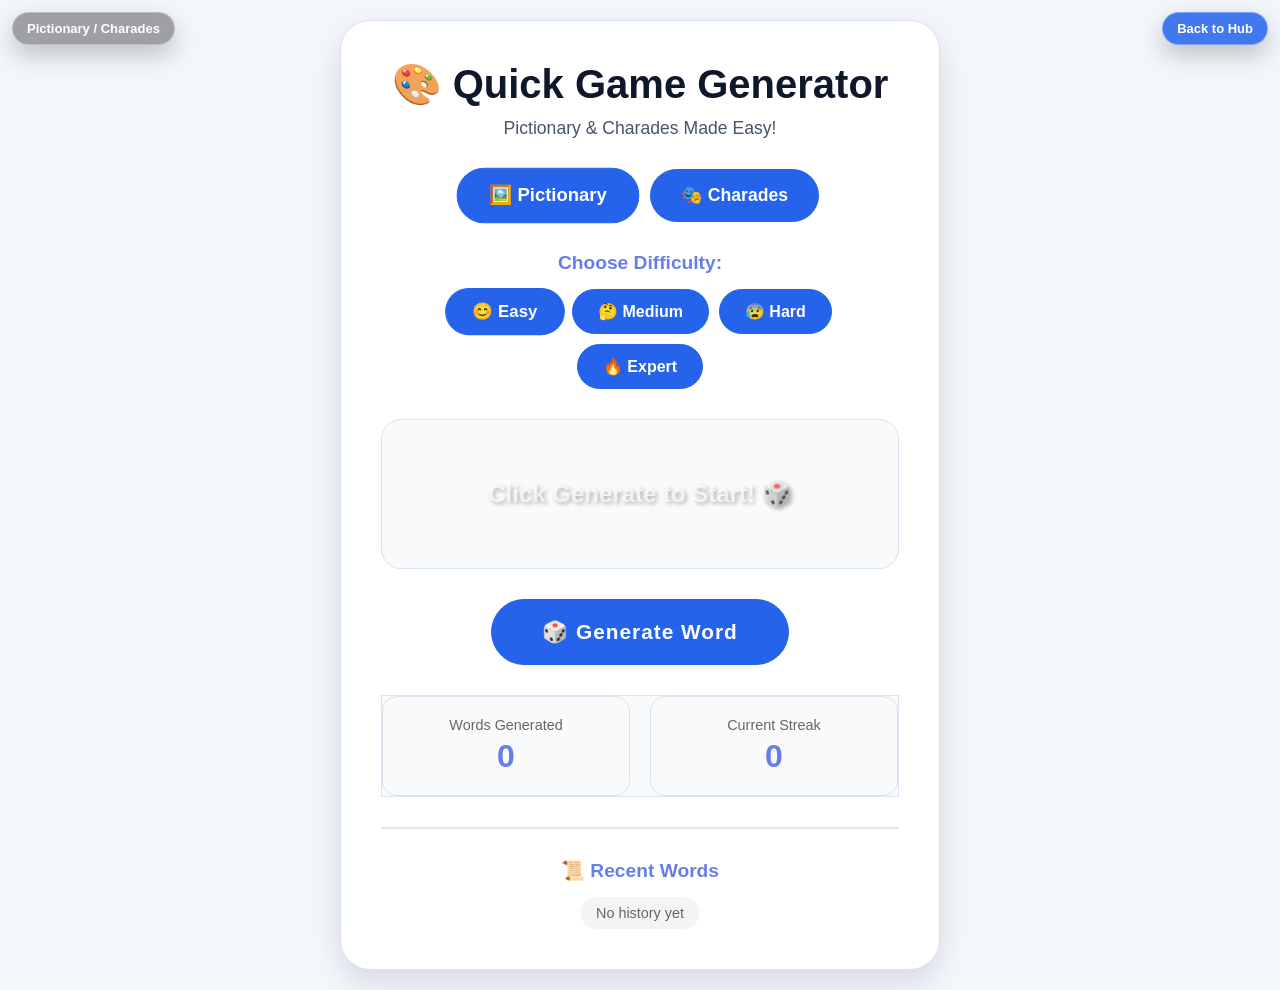
<file: Pictionary/pictionary.html>
<!DOCTYPE html>
<html lang="en">
  <head>
    <meta charset="UTF-8" />
    <meta name="viewport" content="width=device-width, initial-scale=1.0" />
    <title>🎨 Pictionary & Charades Generator</title>
    <link rel="stylesheet" href="../shared/game-shell.css" />
    <link rel="stylesheet" href="../shared/pro-ui.css" />
    <style>
      * {
        margin: 0;
        padding: 0;
        box-sizing: border-box;
      }

      body {
        font-family: "Segoe UI", Tahoma, Geneva, Verdana, sans-serif;
        background: linear-gradient(135deg, #667eea 0%, #764ba2 100%);
        min-height: 100vh;
        display: flex;
        justify-content: center;
        align-items: center;
        padding: 20px;
      }

      .container {
        background: rgba(255, 255, 255, 0.95);
        border-radius: 30px;
        box-shadow: 0 20px 60px rgba(0, 0, 0, 0.3);
        padding: 40px;
        max-width: 600px;
        width: 100%;
        text-align: center;
        animation: fadeIn 0.5s ease-in;
      }

      @keyframes fadeIn {
        from {
          opacity: 0;
          transform: translateY(-20px);
        }
        to {
          opacity: 1;
          transform: translateY(0);
        }
      }

      h1 {
        color: #667eea;
        font-size: 2.5rem;
        margin-bottom: 10px;
        text-shadow: 2px 2px 4px rgba(0, 0, 0, 0.1);
      }

      .subtitle {
        color: #666;
        font-size: 1.1rem;
        margin-bottom: 30px;
      }

      .mode-selector {
        display: flex;
        gap: 15px;
        justify-content: center;
        margin-bottom: 30px;
        flex-wrap: wrap;
      }

      .mode-btn {
        padding: 15px 30px;
        font-size: 1.1rem;
        border: 3px solid #667eea;
        background: white;
        color: #667eea;
        border-radius: 50px;
        cursor: pointer;
        transition: all 0.3s ease;
        font-weight: bold;
        min-width: 150px;
      }

      .mode-btn:hover {
        transform: translateY(-3px);
        box-shadow: 0 5px 15px rgba(102, 126, 234, 0.4);
      }

      .mode-btn.active {
        background: linear-gradient(135deg, #667eea 0%, #764ba2 100%);
        color: white;
        transform: scale(1.05);
      }

      .difficulty-selector {
        margin-bottom: 30px;
      }

      .difficulty-selector label {
        display: block;
        color: #667eea;
        font-weight: bold;
        font-size: 1.2rem;
        margin-bottom: 15px;
      }

      .difficulty-buttons {
        display: flex;
        gap: 10px;
        justify-content: center;
        flex-wrap: wrap;
      }

      .diff-btn {
        padding: 12px 25px;
        border: 2px solid #ddd;
        background: white;
        border-radius: 25px;
        cursor: pointer;
        transition: all 0.3s ease;
        font-size: 1rem;
        font-weight: 600;
      }

      .diff-btn.easy {
        color: #4ade80;
        border-color: #4ade80;
      }

      .diff-btn.easy.active,
      .diff-btn.easy:hover {
        background: #4ade80;
        color: white;
        transform: scale(1.05);
      }

      .diff-btn.medium {
        color: #fbbf24;
        border-color: #fbbf24;
      }

      .diff-btn.medium.active,
      .diff-btn.medium:hover {
        background: #fbbf24;
        color: white;
        transform: scale(1.05);
      }

      .diff-btn.hard {
        color: #f87171;
        border-color: #f87171;
      }

      .diff-btn.hard.active,
      .diff-btn.hard:hover {
        background: #f87171;
        color: white;
        transform: scale(1.05);
      }

      .diff-btn.expert {
        color: #a855f7;
        border-color: #a855f7;
      }

      .diff-btn.expert.active,
      .diff-btn.expert:hover {
        background: #a855f7;
        color: white;
        transform: scale(1.05);
      }

      .word-display {
        background: linear-gradient(135deg, #667eea 0%, #764ba2 100%);
        color: white;
        padding: 50px 30px;
        border-radius: 20px;
        margin: 30px 0;
        min-height: 150px;
        display: flex;
        align-items: center;
        justify-content: center;
        font-size: 2.5rem;
        font-weight: bold;
        text-shadow: 2px 2px 4px rgba(0, 0, 0, 0.3);
        position: relative;
        overflow: hidden;
        animation: wordPop 0.5s cubic-bezier(0.68, -0.55, 0.265, 1.55);
      }

      @keyframes wordPop {
        0% {
          transform: scale(0.8);
          opacity: 0;
        }
        100% {
          transform: scale(1);
          opacity: 1;
        }
      }

      .word-display::before {
        content: "";
        position: absolute;
        top: -50%;
        left: -50%;
        width: 200%;
        height: 200%;
        background: linear-gradient(
          45deg,
          transparent,
          rgba(255, 255, 255, 0.1),
          transparent
        );
        transform: rotate(45deg);
        animation: shine 3s infinite;
      }

      @keyframes shine {
        0% {
          left: -50%;
        }
        100% {
          left: 150%;
        }
      }

      .word-text {
        position: relative;
        z-index: 1;
        word-break: break-word;
        line-height: 1.2;
      }

      .placeholder {
        color: rgba(255, 255, 255, 0.7);
        font-size: 1.5rem;
      }

      .generate-btn {
        background: linear-gradient(135deg, #4ade80 0%, #22c55e 100%);
        color: white;
        border: none;
        padding: 20px 50px;
        font-size: 1.3rem;
        font-weight: bold;
        border-radius: 50px;
        cursor: pointer;
        transition: all 0.3s ease;
        box-shadow: 0 10px 25px rgba(74, 222, 128, 0.4);
        text-transform: uppercase;
        letter-spacing: 1px;
      }

      .generate-btn:hover {
        transform: translateY(-3px);
        box-shadow: 0 15px 35px rgba(74, 222, 128, 0.5);
      }

      .generate-btn:active {
        transform: translateY(0);
      }

      .stats {
        margin-top: 30px;
        display: flex;
        justify-content: space-around;
        gap: 20px;
        flex-wrap: wrap;
      }

      .stat-card {
        background: linear-gradient(135deg, #f3f4f6 0%, #e5e7eb 100%);
        padding: 20px;
        border-radius: 15px;
        flex: 1;
        min-width: 120px;
      }

      .stat-label {
        color: #666;
        font-size: 0.9rem;
        margin-bottom: 5px;
      }

      .stat-value {
        color: #667eea;
        font-size: 2rem;
        font-weight: bold;
      }

      .category-badge {
        display: inline-block;
        background: rgba(255, 255, 255, 0.3);
        padding: 8px 20px;
        border-radius: 20px;
        font-size: 0.9rem;
        margin-top: 15px;
        color: white;
        font-weight: 600;
      }

      .history {
        margin-top: 30px;
        padding-top: 30px;
        border-top: 2px solid #e5e7eb;
      }

      .history-title {
        color: #667eea;
        font-size: 1.2rem;
        font-weight: bold;
        margin-bottom: 15px;
      }

      .history-list {
        display: flex;
        flex-wrap: wrap;
        gap: 10px;
        justify-content: center;
      }

      .history-item {
        background: #f3f4f6;
        padding: 8px 15px;
        border-radius: 15px;
        font-size: 0.9rem;
        color: #666;
      }

      @media (max-width: 600px) {
        .container {
          padding: 25px;
        }

        h1 {
          font-size: 2rem;
        }

        .word-display {
          font-size: 2rem;
          padding: 40px 20px;
        }

        .generate-btn {
          padding: 15px 35px;
          font-size: 1.1rem;
        }

        .mode-btn {
          min-width: 130px;
          padding: 12px 20px;
        }
      }

      .emoji-burst {
        position: fixed;
        font-size: 2rem;
        pointer-events: none;
        animation: burst 1s ease-out forwards;
      }

      @keyframes burst {
        0% {
          transform: translateY(0) scale(1);
          opacity: 1;
        }
        100% {
          transform: translateY(-100px) scale(1.5);
          opacity: 0;
        }
      }
    </style>
  </head>
  <body data-game-name="Pictionary / Charades">
    <div class="container">
      <h1>🎨 Quick Game Generator</h1>
      <p class="subtitle">Pictionary & Charades Made Easy!</p>

      <div class="mode-selector">
        <button class="mode-btn active" data-mode="pictionary">
          🖼️ Pictionary
        </button>
        <button class="mode-btn" data-mode="charades">🎭 Charades</button>
      </div>

      <div class="difficulty-selector">
        <label>Choose Difficulty:</label>
        <div class="difficulty-buttons">
          <button class="diff-btn easy active" data-difficulty="easy">
            😊 Easy
          </button>
          <button class="diff-btn medium" data-difficulty="medium">
            🤔 Medium
          </button>
          <button class="diff-btn hard" data-difficulty="hard">😰 Hard</button>
          <button class="diff-btn expert" data-difficulty="expert">
            🔥 Expert
          </button>
        </div>
      </div>

      <div class="word-display">
        <div class="word-text placeholder">Click Generate to Start! 🎲</div>
      </div>
      <div id="category-container"></div>

      <button class="generate-btn" id="generateBtn">🎲 Generate Word</button>

      <div class="stats">
        <div class="stat-card">
          <div class="stat-label">Words Generated</div>
          <div class="stat-value" id="wordCount">0</div>
        </div>
        <div class="stat-card">
          <div class="stat-label">Current Streak</div>
          <div class="stat-value" id="streakCount">0</div>
        </div>
      </div>

      <div class="history">
        <div class="history-title">📜 Recent Words</div>
        <div class="history-list" id="historyList">
          <div class="history-item">No history yet</div>
        </div>
      </div>
    </div>

    <script>
      class GameGenerator {
        constructor() {
          this.words = {
            pictionary: {
              easy: [
                { word: "Cat", category: "Animals" },
                { word: "House", category: "Objects" },
                { word: "Sun", category: "Nature" },
                { word: "Tree", category: "Nature" },
                { word: "Car", category: "Vehicles" },
                { word: "Book", category: "Objects" },
                { word: "Apple", category: "Food" },
                { word: "Fish", category: "Animals" },
                { word: "Star", category: "Nature" },
                { word: "Ball", category: "Objects" },
                { word: "Cup", category: "Objects" },
                { word: "Moon", category: "Nature" },
                { word: "Door", category: "Objects" },
                { word: "Bird", category: "Animals" },
                { word: "Chair", category: "Furniture" },
                { word: "Flower", category: "Nature" },
                { word: "Heart", category: "Shapes" },
                { word: "Cloud", category: "Nature" },
                { word: "Pizza", category: "Food" },
                { word: "Smile", category: "Emotions" },
              ],
              medium: [
                { word: "Bicycle", category: "Vehicles" },
                { word: "Rainbow", category: "Nature" },
                { word: "Butterfly", category: "Animals" },
                { word: "Mountain", category: "Nature" },
                { word: "Guitar", category: "Music" },
                { word: "Elephant", category: "Animals" },
                { word: "Waterfall", category: "Nature" },
                { word: "Telescope", category: "Science" },
                { word: "Pyramid", category: "Landmarks" },
                { word: "Volcano", category: "Nature" },
                { word: "Penguin", category: "Animals" },
                { word: "Lighthouse", category: "Buildings" },
                { word: "Kangaroo", category: "Animals" },
                { word: "Cactus", category: "Plants" },
                { word: "Snowman", category: "Winter" },
                { word: "Sandwich", category: "Food" },
                { word: "Mushroom", category: "Nature" },
                { word: "Compass", category: "Objects" },
                { word: "Windmill", category: "Buildings" },
                { word: "Parachute", category: "Objects" },
              ],
              hard: [
                { word: "Rollercoaster", category: "Entertainment" },
                { word: "Skateboarding", category: "Sports" },
                { word: "Hieroglyphics", category: "History" },
                { word: "Microscope", category: "Science" },
                { word: "Constellation", category: "Space" },
                { word: "Skyscraper", category: "Buildings" },
                { word: "Typewriter", category: "Technology" },
                { word: "Octopus", category: "Animals" },
                { word: "Chandelier", category: "Objects" },
                { word: "Avalanche", category: "Nature" },
                { word: "Helicopter", category: "Vehicles" },
                { word: "Silhouette", category: "Art" },
                { word: "Suspension Bridge", category: "Landmarks" },
                { word: "Hot Air Balloon", category: "Vehicles" },
                { word: "Tornado", category: "Weather" },
                { word: "Carousel", category: "Entertainment" },
                { word: "Orchestra", category: "Music" },
                { word: "Solar System", category: "Space" },
                { word: "Shipwreck", category: "History" },
                { word: "Origami", category: "Art" },
              ],
              expert: [
                { word: "Photosynthesis", category: "Science" },
                { word: "Abstract Art", category: "Art" },
                { word: "Time Machine", category: "Sci-Fi" },
                { word: "Invisible Ink", category: "Mystery" },
                { word: "Quantum Physics", category: "Science" },
                { word: "Renaissance", category: "History" },
                { word: "Hologram", category: "Technology" },
                { word: "Bioluminescence", category: "Nature" },
                { word: "Metamorphosis", category: "Biology" },
                { word: "Northern Lights", category: "Nature" },
                { word: "Black Hole", category: "Space" },
                { word: "Evolution", category: "Science" },
                { word: "Déjà Vu", category: "Psychology" },
                { word: "Amnesia", category: "Medical" },
                { word: "Kaleidoscope", category: "Objects" },
                { word: "Paradox", category: "Philosophy" },
                { word: "Mirage", category: "Phenomena" },
                { word: "Cloning", category: "Science" },
                { word: "Cryptocurrency", category: "Technology" },
                { word: "Artificial Intelligence", category: "Technology" },
              ],
            },
            charades: {
              easy: [
                { word: "Sleeping", category: "Actions" },
                { word: "Eating", category: "Actions" },
                { word: "Running", category: "Actions" },
                { word: "Dancing", category: "Actions" },
                { word: "Swimming", category: "Actions" },
                { word: "Jumping", category: "Actions" },
                { word: "Reading", category: "Actions" },
                { word: "Singing", category: "Actions" },
                { word: "Clapping", category: "Actions" },
                { word: "Walking", category: "Actions" },
                { word: "Waving", category: "Actions" },
                { word: "Yawning", category: "Actions" },
                { word: "Laughing", category: "Actions" },
                { word: "Crying", category: "Actions" },
                { word: "Brushing Teeth", category: "Daily Activities" },
                { word: "Taking a Shower", category: "Daily Activities" },
                { word: "Driving a Car", category: "Actions" },
                { word: "Opening a Door", category: "Actions" },
                { word: "Making a Phone Call", category: "Actions" },
                { word: "Tying Shoes", category: "Actions" },
              ],
              medium: [
                { word: "Playing Guitar", category: "Music" },
                { word: "Riding a Bicycle", category: "Sports" },
                { word: "Building a Snowman", category: "Activities" },
                { word: "Flying a Kite", category: "Activities" },
                { word: "Baking a Cake", category: "Cooking" },
                { word: "Mowing the Lawn", category: "Chores" },
                { word: "Washing Dishes", category: "Chores" },
                { word: "Playing Video Games", category: "Entertainment" },
                { word: "Rock Climbing", category: "Sports" },
                { word: "Ice Skating", category: "Sports" },
                { word: "Gardening", category: "Hobbies" },
                { word: "Painting a Picture", category: "Art" },
                { word: "Fishing", category: "Activities" },
                { word: "Bowling", category: "Sports" },
                { word: "Surfing", category: "Sports" },
                { word: "Skydiving", category: "Extreme Sports" },
                { word: "Playing Chess", category: "Games" },
                { word: "Yoga", category: "Exercise" },
                { word: "Juggling", category: "Skills" },
                { word: "Magic Trick", category: "Entertainment" },
              ],
              hard: [
                { word: "Brain Surgery", category: "Medical" },
                { word: "Space Walking", category: "Space" },
                { word: "Sword Fighting", category: "Combat" },
                { word: "Conducting an Orchestra", category: "Music" },
                { word: "Defusing a Bomb", category: "Action" },
                { word: "Zombie Apocalypse", category: "Horror" },
                { word: "Tight Rope Walking", category: "Circus" },
                { word: "Being a Robot", category: "Sci-Fi" },
                { word: "Time Traveling", category: "Sci-Fi" },
                { word: "Mind Reading", category: "Supernatural" },
                { word: "Fighting a Dragon", category: "Fantasy" },
                { word: "Ninja Stealth", category: "Action" },
                { word: "Breakdancing", category: "Dance" },
                { word: "Mime Performance", category: "Theater" },
                { word: "Trapeze Artist", category: "Circus" },
                { word: "Fire Breathing", category: "Circus" },
                { word: "Escape Artist", category: "Magic" },
                { word: "Speed Dating", category: "Social" },
                { word: "Assembling IKEA Furniture", category: "Funny" },
                { word: "Having a Nightmare", category: "Scenarios" },
              ],
              expert: [
                { word: "Experiencing Vertigo", category: "Medical" },
                { word: "Parallel Universe Travel", category: "Sci-Fi" },
                { word: "Being Possessed", category: "Horror" },
                { word: "Spontaneous Combustion", category: "Phenomena" },
                { word: "Astral Projection", category: "Spiritual" },
                { word: "Telekinesis", category: "Supernatural" },
                { word: "Shapeshifting", category: "Fantasy" },
                { word: "Having Déjà Vu", category: "Psychological" },
                { word: "Out of Body Experience", category: "Spiritual" },
                { word: "Lucid Dreaming", category: "Psychological" },
                { word: "Invisible Man", category: "Sci-Fi" },
                { word: "Frozen in Time", category: "Sci-Fi" },
                { word: "Multiple Personalities", category: "Psychological" },
                { word: "Being a Marionette", category: "Abstract" },
                { word: "Quantum Entanglement", category: "Physics" },
                { word: "Existential Crisis", category: "Philosophy" },
                { word: "Sleep Paralysis", category: "Medical" },
                { word: "Stuck in a Loop", category: "Sci-Fi" },
                { word: "Becoming a Statue", category: "Mythology" },
                { word: "Reality Glitch", category: "Sci-Fi" },
              ],
            },
          };

          this.currentMode = "pictionary";
          this.currentDifficulty = "easy";
          this.wordCount = 0;
          this.streakCount = 0;
          this.history = [];
          this.maxHistory = 8;

          this.init();
        }

        init() {
          this.bindEvents();
        }

        bindEvents() {
          // Mode selection
          document.querySelectorAll(".mode-btn").forEach((btn) => {
            btn.addEventListener("click", (e) => {
              document
                .querySelectorAll(".mode-btn")
                .forEach((b) => b.classList.remove("active"));
              e.target.classList.add("active");
              this.currentMode = e.target.dataset.mode;
              this.createEmojiBurst(
                e.target.dataset.mode === "pictionary" ? "🎨" : "🎭",
                e.clientX,
                e.clientY
              );
            });
          });

          // Difficulty selection
          document.querySelectorAll(".diff-btn").forEach((btn) => {
            btn.addEventListener("click", (e) => {
              document
                .querySelectorAll(".diff-btn")
                .forEach((b) => b.classList.remove("active"));
              e.target.classList.add("active");
              this.currentDifficulty = e.target.dataset.difficulty;
              this.createEmojiBurst("⭐", e.clientX, e.clientY);
            });
          });

          // Generate button
          document
            .getElementById("generateBtn")
            .addEventListener("click", () => {
              this.generateWord();
            });

          // Keyboard shortcut
          document.addEventListener("keydown", (e) => {
            if (e.code === "Space") {
              e.preventDefault();
              this.generateWord();
            }
          });
        }

        generateWord() {
          const wordList = this.words[this.currentMode][this.currentDifficulty];
          const randomIndex = Math.floor(Math.random() * wordList.length);
          const selectedWord = wordList[randomIndex];

          const wordDisplay = document.querySelector(".word-display");
          const wordText = document.querySelector(".word-text");
          const categoryContainer =
            document.getElementById("category-container");

          // Animate out
          wordDisplay.style.animation = "none";
          setTimeout(() => {
            wordDisplay.style.animation =
              "wordPop 0.5s cubic-bezier(0.68, -0.55, 0.265, 1.55)";
          }, 10);

          // Update word
          wordText.textContent = selectedWord.word;
          wordText.classList.remove("placeholder");

          // Update category
          categoryContainer.innerHTML = `<div class="category-badge">${selectedWord.category}</div>`;

          // Update stats
          this.wordCount++;
          this.streakCount++;
          document.getElementById("wordCount").textContent = this.wordCount;
          document.getElementById("streakCount").textContent = this.streakCount;

          // Update history
          this.addToHistory(selectedWord.word);

          // Create emoji burst
          const emojis = ["✨", "🎉", "⭐", "💫", "🌟"];
          const randomEmoji = emojis[Math.floor(Math.random() * emojis.length)];
          this.createEmojiBurst(
            randomEmoji,
            window.innerWidth / 2,
            window.innerHeight / 2
          );
        }

        addToHistory(word) {
          this.history.unshift(word);
          if (this.history.length > this.maxHistory) {
            this.history.pop();
          }

          const historyList = document.getElementById("historyList");
          historyList.innerHTML = this.history
            .map((w) => `<div class="history-item">${w}</div>`)
            .join("");
        }

        createEmojiBurst(emoji, x, y) {
          const burst = document.createElement("div");
          burst.className = "emoji-burst";
          burst.textContent = emoji;
          burst.style.left = x + "px";
          burst.style.top = y + "px";
          document.body.appendChild(burst);

          setTimeout(() => {
            burst.remove();
          }, 1000);
        }
      }

      // Initialize the game when DOM is loaded
      if (document.readyState === "loading") {
        document.addEventListener("DOMContentLoaded", () => {
          new GameGenerator();
        });
      } else {
        new GameGenerator();
      }
    </script>
    <script src="../shared/game-shell.js"></script>
  </body>
</html>
</file>
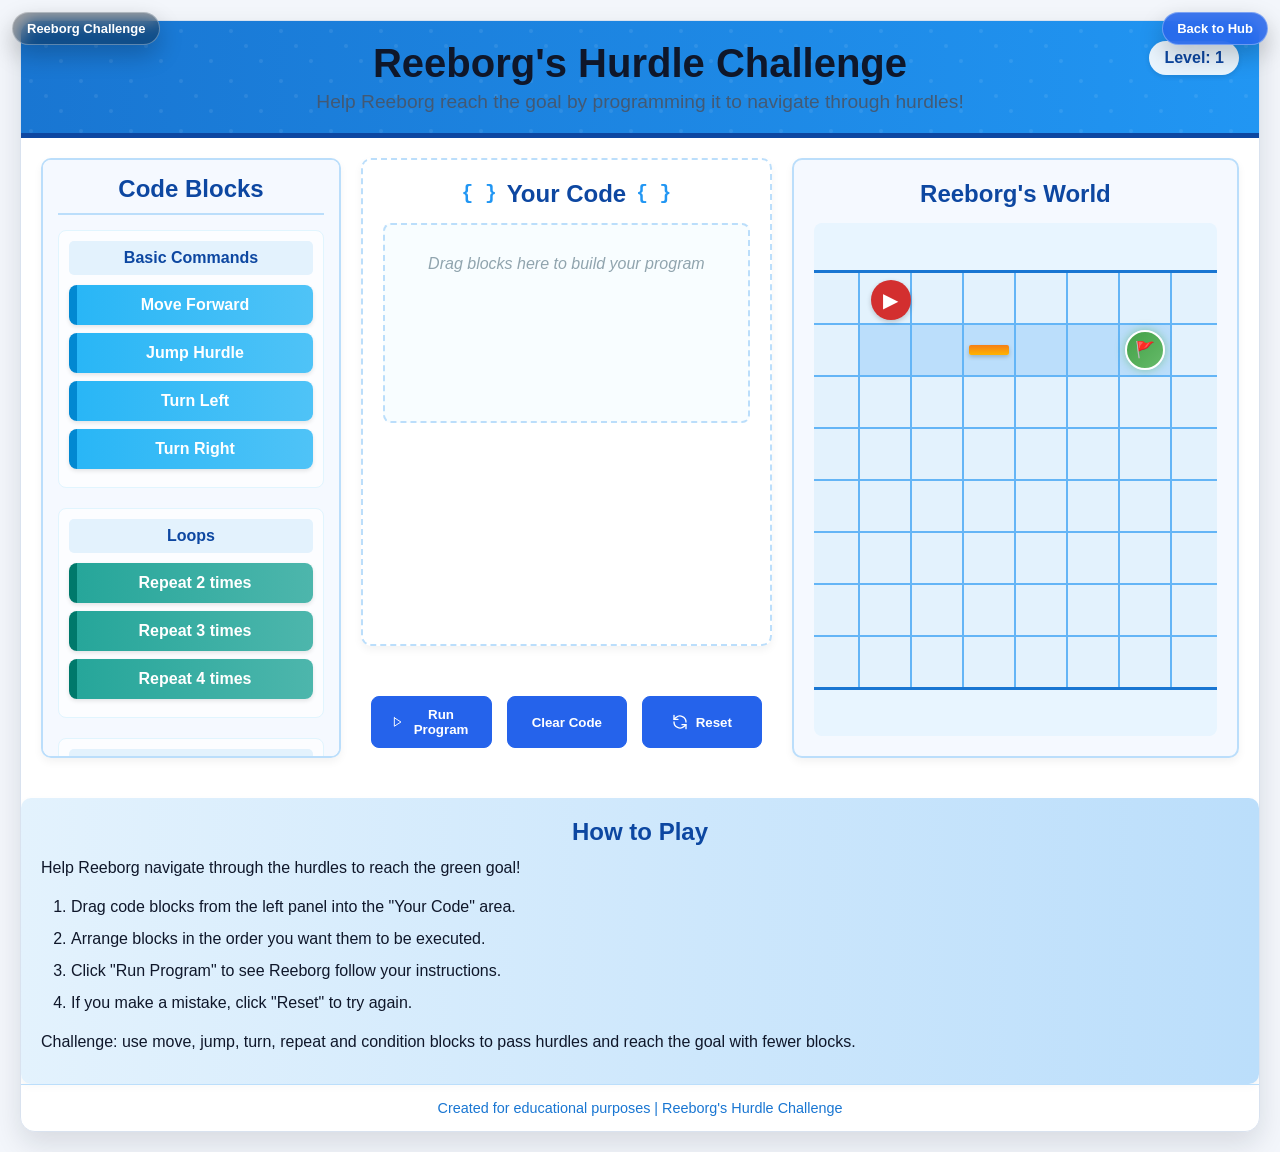
<file: Reeborg/Reeborg.html>
<!DOCTYPE html>
<html lang="en">
  <head>
    <meta charset="UTF-8" />
    <meta name="viewport" content="width=device-width, initial-scale=1.0" />
    <title>Reeborg's Hurdle Challenge</title>
    <link rel="stylesheet" href="../shared/game-shell.css" />
    <link rel="stylesheet" href="../shared/pro-ui.css" />
    <style>
      /* Base styles */
      * {
        margin: 0;
        padding: 0;
        box-sizing: border-box;
        font-family: "Segoe UI", Tahoma, Geneva, Verdana, sans-serif;
      }

      body {
        background: linear-gradient(135deg, #e0f7fa, #bbdefb, #e3f2fd);
        background-attachment: fixed;
        min-height: 100vh;
        padding: 20px;
        position: relative;
        overflow-x: hidden;
      }

      body::before {
        content: "";
        position: absolute;
        top: 0;
        left: 0;
        right: 0;
        bottom: 0;
        background: url('data:image/svg+xml,<svg xmlns="http://www.w3.org/2000/svg" width="100" height="100" viewBox="0 0 100 100"><path fill="none" stroke="rgba(255,255,255,0.5)" stroke-width="2" d="M10,10 L90,90 M90,10 L10,90"/></svg>');
        opacity: 0.3;
        z-index: -1;
        pointer-events: none;
      }

      .container {
        max-width: 1300px;
        margin: 0 auto;
        display: flex;
        flex-direction: column;
        min-height: calc(100vh - 40px);
        box-shadow: 0 10px 30px rgba(0, 0, 0, 0.1);
        border-radius: 15px;
        background-color: rgba(255, 255, 255, 0.85);
        backdrop-filter: blur(5px);
        border: 1px solid rgba(255, 255, 255, 0.5);
        overflow: hidden;
      }

      header {
        background: linear-gradient(90deg, #1976d2, #2196f3);
        color: white;
        padding: 20px;
        text-align: center;
        border-bottom: 5px solid #0d47a1;
        position: relative;
        overflow: hidden;
      }

      header::before {
        content: "";
        position: absolute;
        top: 0;
        left: 0;
        right: 0;
        bottom: 0;
        background: url('data:image/svg+xml,<svg xmlns="http://www.w3.org/2000/svg" width="50" height="50" viewBox="0 0 50 50"><circle cx="10" cy="10" r="2" fill="rgba(255,255,255,0.2)"/><circle cx="25" cy="25" r="2" fill="rgba(255,255,255,0.2)"/><circle cx="40" cy="40" r="2" fill="rgba(255,255,255,0.2)"/></svg>');
        opacity: 0.4;
        z-index: 0;
      }

      h1 {
        font-size: 2.5em;
        margin-bottom: 5px;
        text-shadow: 2px 2px 4px rgba(0, 0, 0, 0.2);
        position: relative;
        z-index: 1;
      }

      .subtitle {
        font-size: 1.2em;
        opacity: 0.9;
        position: relative;
        z-index: 1;
      }

      .main-content {
        display: flex;
        flex: 1;
        padding: 20px;
        gap: 20px;
      }

      /* Blocks panel styles */
      .blocks-panel {
        background-color: #f5f9ff;
        border-radius: 10px;
        padding: 15px;
        width: 300px;
        border: 2px solid #bbdefb;
        box-shadow: 0 4px 8px rgba(0, 0, 0, 0.05);
        max-height: 600px;
        overflow-y: auto;
      }

      .blocks-panel h2 {
        color: #0d47a1;
        margin-bottom: 15px;
        text-align: center;
        padding-bottom: 10px;
        border-bottom: 2px solid #bbdefb;
      }

      .blocks-category {
        margin-bottom: 20px;
        background-color: rgba(255, 255, 255, 0.7);
        border-radius: 8px;
        padding: 10px;
        border: 1px solid #e1f5fe;
      }

      .blocks-category h3 {
        color: #0d47a1;
        margin-bottom: 10px;
        font-size: 1em;
        background: #e3f2fd;
        padding: 8px;
        border-radius: 5px;
        text-align: center;
      }

      .block {
        margin: 8px 0;
        padding: 10px 15px;
        border-radius: 8px;
        cursor: grab;
        font-weight: bold;
        box-shadow: 0 2px 4px rgba(0, 0, 0, 0.1);
        transition: all 0.2s;
        user-select: none;
        display: flex;
        align-items: center;
        justify-content: center;
        min-height: 40px;
      }

      .block:hover {
        transform: translateY(-2px);
        box-shadow: 0 4px 8px rgba(0, 0, 0, 0.15);
      }

      .block.dragging {
        opacity: 0.6;
        transform: scale(0.95);
      }

      .block.command {
        background: linear-gradient(to right, #29b6f6, #4fc3f7);
        color: white;
        border-left: 8px solid #0288d1;
      }

      .block.loop {
        background: linear-gradient(to right, #26a69a, #4db6ac);
        color: white;
        border-left: 8px solid #00796b;
      }

      .block.condition {
        background: linear-gradient(to right, #ffa726, #ffb74d);
        color: white;
        border-left: 8px solid #ef6c00;
      }

      /* Workspace styles */
      .workspace {
        flex: 1;
        display: flex;
        flex-direction: column;
        gap: 20px;
      }

      .code-area {
        background: #ffffff;
        border-radius: 10px;
        padding: 20px;
        flex: 1;
        box-shadow: 0 4px 8px rgba(0, 0, 0, 0.05);
        border: 2px dashed #bbdefb;
      }

      .code-area h2 {
        color: #0d47a1;
        margin-bottom: 15px;
        text-align: center;
        display: flex;
        align-items: center;
        justify-content: center;
      }

      .code-area h2::before,
      .code-area h2::after {
        content: "{ }";
        font-family: monospace;
        margin: 0 10px;
        color: #2196f3;
      }

      .drop-zone {
        min-height: 200px;
        border: 2px dashed #bbdefb;
        border-radius: 8px;
        padding: 10px;
        background-color: #f8fdff;
        transition: all 0.3s;
        display: flex;
        flex-direction: column;
        gap: 10px;
        overflow-y: auto;
        max-height: 400px;
      }

      .drop-zone.highlight {
        border-color: #2196f3;
        background-color: #e3f2fd;
        box-shadow: 0 0 10px rgba(33, 150, 243, 0.3);
      }

      .drop-zone .block {
        margin: 5px 0;
        cursor: move;
      }

      .workspace-block {
        display: flex;
        align-items: center;
        justify-content: space-between;
        gap: 10px;
      }

      .block-label {
        pointer-events: none;
      }

      .remove-block-btn {
        border: none;
        background: rgba(0, 0, 0, 0.2);
        color: #fff;
        width: 24px;
        height: 24px;
        border-radius: 999px;
        cursor: pointer;
        font-weight: bold;
        min-width: 24px;
        padding: 0;
        box-shadow: none;
      }

      .remove-block-btn:hover {
        background: rgba(0, 0, 0, 0.35);
        transform: none;
      }

      .empty-message {
        text-align: center;
        color: #90a4ae;
        margin: 20px 0;
        font-style: italic;
      }

      /* World container styles */
      .world-container {
        flex: 1;
        background: #f5f9ff;
        border-radius: 10px;
        padding: 20px;
        box-shadow: 0 4px 8px rgba(0, 0, 0, 0.05);
        border: 2px solid #bbdefb;
        display: flex;
        flex-direction: column;
        min-width: 400px;
      }

      .world-container h2 {
        color: #0d47a1;
        margin-bottom: 15px;
        text-align: center;
      }

      .world {
        flex: 1;
        display: flex;
        flex-direction: column;
        justify-content: center;
        align-items: center;
        position: relative;
        overflow: hidden;
        background: #e8f5ff;
        border-radius: 8px;
      }

      .grid {
        display: grid;
        grid-template-columns: repeat(8, 50px);
        grid-template-rows: repeat(8, 50px);
        gap: 2px;
        border: 3px solid #1976d2;
        background-color: #64b5f6;
        position: relative;
      }

      .grid-cell {
        width: 50px;
        height: 50px;
        background-color: #e3f2fd;
        position: relative;
        transition: all 0.3s;
      }

      .path {
        background-color: #bbdefb;
      }

      .robot {
        position: absolute;
        width: 40px;
        height: 40px;
        background-color: #d32f2f;
        border-radius: 50%;
        display: flex;
        align-items: center;
        justify-content: center;
        font-size: 20px;
        color: white;
        z-index: 5;
        transition: all 0.5s ease-out;
        box-shadow: 0 2px 5px rgba(0, 0, 0, 0.2);
        margin: 5px;
      }

      .robot::after {
        content: "▶";
        display: block;
        transform-origin: center;
        transition: transform 0.5s;
      }

      .robot.facing-right::after {
        transform: rotate(0deg);
      }

      .robot.facing-down::after {
        transform: rotate(90deg);
      }

      .robot.facing-left::after {
        transform: rotate(180deg);
      }

      .robot.facing-up::after {
        transform: rotate(270deg);
      }

      .hurdle {
        position: absolute;
        width: 40px;
        height: 10px;
        background: linear-gradient(to bottom, #f57f17, #ffb300);
        top: 50%;
        left: 50%;
        transform: translate(-50%, -50%);
        border-radius: 2px;
        box-shadow: 0 2px 4px rgba(0, 0, 0, 0.2);
      }

      .goal {
        position: absolute;
        width: 40px;
        height: 40px;
        border-radius: 50%;
        background: linear-gradient(135deg, #43a047, #66bb6a);
        border: 2px solid white;
        display: flex;
        align-items: center;
        justify-content: center;
        color: white;
        font-weight: bold;
        top: 50%;
        left: 50%;
        transform: translate(-50%, -50%);
        animation: pulse 2s infinite;
        box-shadow: 0 0 10px rgba(76, 175, 80, 0.5);
      }

      @keyframes pulse {
        0% {
          box-shadow: 0 0 0 0 rgba(76, 175, 80, 0.7);
        }
        70% {
          box-shadow: 0 0 0 10px rgba(76, 175, 80, 0);
        }
        100% {
          box-shadow: 0 0 0 0 rgba(76, 175, 80, 0);
        }
      }

      /* Controls styles */
      .controls {
        display: flex;
        gap: 15px;
        justify-content: center;
        margin-top: 20px;
        padding: 10px;
        background: rgba(255, 255, 255, 0.5);
        border-radius: 8px;
      }

      button {
        padding: 10px 20px;
        border: none;
        border-radius: 8px;
        cursor: pointer;
        font-weight: bold;
        transition: all 0.2s;
        min-width: 120px;
        display: flex;
        align-items: center;
        justify-content: center;
        gap: 8px;
        box-shadow: 0 4px 6px rgba(0, 0, 0, 0.1);
      }

      button:hover {
        transform: translateY(-2px);
        box-shadow: 0 6px 12px rgba(0, 0, 0, 0.15);
      }

      button:active {
        transform: translateY(1px);
        box-shadow: 0 2px 4px rgba(0, 0, 0, 0.1);
      }

      button.run {
        background: linear-gradient(to right, #43a047, #66bb6a);
        color: white;
        border-bottom: 4px solid #2e7d32;
      }

      button.run:hover {
        background: linear-gradient(to right, #388e3c, #4caf50);
      }

      button.reset {
        background: linear-gradient(to right, #ef5350, #f44336);
        color: white;
        border-bottom: 4px solid #c62828;
      }

      button.reset:hover {
        background: linear-gradient(to right, #e53935, #ef5350);
      }

      button.next-level {
        background: linear-gradient(to right, #7b1fa2, #9c27b0);
        color: white;
        border-bottom: 4px solid #4a148c;
      }

      button.next-level:hover {
        background: linear-gradient(to right, #6a1b9a, #8e24aa);
      }

      /* Instructions styles */
      .instructions {
        padding: 20px;
        background: linear-gradient(to right, #e3f2fd, #bbdefb);
        margin-top: 20px;
        border-radius: 10px;
        box-shadow: 0 4px 8px rgba(0, 0, 0, 0.05);
      }

      .instructions h2 {
        color: #0d47a1;
        margin-bottom: 10px;
        text-align: center;
      }

      .instructions p {
        margin-bottom: 10px;
        line-height: 1.5;
      }

      .instructions ol {
        padding-left: 30px;
        margin: 15px 0;
      }

      .instructions li {
        margin-bottom: 8px;
        line-height: 1.5;
      }

      /* Footer styles */
      footer {
        text-align: center;
        padding: 15px;
        color: #1976d2;
        font-size: 0.9em;
        border-top: 1px solid #bbdefb;
        background-color: rgba(255, 255, 255, 0.5);
      }

      /* Level indicator */
      .level-indicator {
        position: absolute;
        top: 20px;
        right: 20px;
        background: rgba(255, 255, 255, 0.9);
        padding: 8px 15px;
        border-radius: 20px;
        font-weight: bold;
        color: #0d47a1;
        box-shadow: 0 2px 5px rgba(0, 0, 0, 0.1);
        z-index: 10;
      }

      /* Message overlay */
      .message-overlay {
        position: absolute;
        top: 0;
        left: 0;
        right: 0;
        bottom: 0;
        background-color: rgba(0, 0, 0, 0.7);
        display: flex;
        align-items: center;
        justify-content: center;
        z-index: 100;
        opacity: 0;
        pointer-events: none;
        transition: opacity 0.3s;
      }

      .message-overlay.show {
        opacity: 1;
        pointer-events: all;
      }

      .message-box {
        background: white;
        padding: 30px;
        border-radius: 15px;
        text-align: center;
        max-width: 400px;
        box-shadow: 0 10px 30px rgba(0, 0, 0, 0.3);
        transform: translateY(-20px);
        transition: transform 0.3s;
      }

      .message-overlay.show .message-box {
        transform: translateY(0);
      }

      .message-box h3 {
        font-size: 1.5em;
        margin-bottom: 15px;
        color: #0d47a1;
      }

      .message-box p {
        margin-bottom: 20px;
        line-height: 1.6;
      }

      /* Responsive styles */
      @media (max-width: 1100px) {
        .main-content {
          flex-direction: column;
        }

        .blocks-panel {
          width: 100%;
          max-height: none;
        }

        .world-container {
          min-width: 0;
        }

        .grid {
          grid-template-columns: repeat(8, 40px);
          grid-template-rows: repeat(8, 40px);
        }

        .grid-cell {
          width: 40px;
          height: 40px;
        }
      }

      @media (max-width: 600px) {
        .grid {
          grid-template-columns: repeat(8, 30px);
          grid-template-rows: repeat(8, 30px);
        }

        .grid-cell {
          width: 30px;
          height: 30px;
        }

        .robot {
          width: 25px;
          height: 25px;
          font-size: 14px;
        }

        .hurdle {
          width: 25px;
          height: 6px;
        }

        .goal {
          width: 25px;
          height: 25px;
        }

        .controls {
          flex-wrap: wrap;
        }
      }
    </style>
  </head>
  <body data-game-name="Reeborg Challenge">
    <div class="container">
      <header>
        <h1>Reeborg's Hurdle Challenge</h1>
        <p class="subtitle">
          Help Reeborg reach the goal by programming it to navigate through
          hurdles!
        </p>
      </header>

      <div class="main-content">
        <div class="blocks-panel">
          <h2>Code Blocks</h2>

          <div class="blocks-category">
            <h3>Basic Commands</h3>
            <div class="block command" draggable="true" data-action="move">
              Move Forward
            </div>
            <div class="block command" draggable="true" data-action="jump">
              Jump Hurdle
            </div>
            <div class="block command" draggable="true" data-action="turn-left">
              Turn Left
            </div>
            <div
              class="block command"
              draggable="true"
              data-action="turn-right"
            >
              Turn Right
            </div>
          </div>

          <div class="blocks-category">
            <h3>Loops</h3>
            <div class="block loop" draggable="true" data-action="repeat-2">
              Repeat 2 times
            </div>
            <div class="block loop" draggable="true" data-action="repeat-3">
              Repeat 3 times
            </div>
            <div class="block loop" draggable="true" data-action="repeat-4">
              Repeat 4 times
            </div>
          </div>

          <div class="blocks-category">
            <h3>Conditions</h3>
            <div
              class="block condition"
              draggable="true"
              data-action="if-path-clear"
            >
              If path clear
            </div>
            <div
              class="block condition"
              draggable="true"
              data-action="if-hurdle-ahead"
            >
              If hurdle ahead
            </div>
          </div>
        </div>

        <div class="workspace">
          <div class="code-area">
            <h2>Your Code</h2>
            <div id="dropZone" class="drop-zone">
              <div class="empty-message">
                Drag blocks here to build your program
              </div>
            </div>
          </div>

          <div class="controls">
            <button id="runButton" class="run">
              <svg
                xmlns="http://www.w3.org/2000/svg"
                width="16"
                height="16"
                viewBox="0 0 24 24"
                fill="none"
                stroke="currentColor"
                stroke-width="2"
                stroke-linecap="round"
                stroke-linejoin="round"
              >
                <polygon points="5 3 19 12 5 21 5 3"></polygon>
              </svg>
              Run Program
            </button>
            <button id="clearCodeButton" class="reset">Clear Code</button>
            <button id="resetButton" class="reset">
              <svg
                xmlns="http://www.w3.org/2000/svg"
                width="16"
                height="16"
                viewBox="0 0 24 24"
                fill="none"
                stroke="currentColor"
                stroke-width="2"
                stroke-linecap="round"
                stroke-linejoin="round"
              >
                <path d="M3 2v6h6"></path>
                <path d="M21 12A9 9 0 0 0 6 5.3L3 8"></path>
                <path d="M21 22v-6h-6"></path>
                <path d="M3 12a9 9 0 0 0 15 6.7l3-2.7"></path>
              </svg>
              Reset
            </button>
            <button
              id="nextLevelButton"
              class="next-level"
              style="display: none"
            >
              <svg
                xmlns="http://www.w3.org/2000/svg"
                width="16"
                height="16"
                viewBox="0 0 24 24"
                fill="none"
                stroke="currentColor"
                stroke-width="2"
                stroke-linecap="round"
                stroke-linejoin="round"
              >
                <polyline points="9 18 15 12 9 6"></polyline>
              </svg>
              Next Level
            </button>
          </div>
        </div>

        <div class="world-container">
          <h2>Reeborg's World</h2>
          <div class="level-indicator">
            Level: <span id="levelNumber">1</span>
          </div>
          <div class="world">
            <div id="grid" class="grid">
              <!-- Grid cells will be generated by JavaScript -->
            </div>
            <div id="robot" class="robot facing-right"></div>
          </div>
        </div>
      </div>

      <div class="instructions">
        <h2>How to Play</h2>
        <p>
          Help Reeborg navigate through the hurdles to reach the green goal!
        </p>
        <ol>
          <li>
            Drag code blocks from the left panel into the "Your Code" area.
          </li>
          <li>Arrange blocks in the order you want them to be executed.</li>
          <li>Click "Run Program" to see Reeborg follow your instructions.</li>
          <li>If you make a mistake, click "Reset" to try again.</li>
        </ol>
        <p>
          Challenge: use move, jump, turn, repeat and condition blocks to pass
          hurdles and reach the goal with fewer blocks.
        </p>
      </div>

      <div id="messageOverlay" class="message-overlay">
        <div class="message-box">
          <h3 id="messageTitle">Success!</h3>
          <p id="messageContent">You've completed this level!</p>
          <button id="messageButton" class="run">Continue</button>
        </div>
      </div>

      <footer>
        Created for educational purposes | Reeborg's Hurdle Challenge
      </footer>
    </div>

    <script>
      // Game configuration
      const levels = [
        // Level 1: Simple path with one hurdle
        {
          grid: [
            [0, 0, 0, 0, 0, 0, 0, 0],
            [0, 1, 1, 1, 1, 1, 1, 0],
            [0, 0, 0, 0, 0, 0, 0, 0],
            [0, 0, 0, 0, 0, 0, 0, 0],
            [0, 0, 0, 0, 0, 0, 0, 0],
            [0, 0, 0, 0, 0, 0, 0, 0],
            [0, 0, 0, 0, 0, 0, 0, 0],
            [0, 0, 0, 0, 0, 0, 0, 0],
          ],
          hurdles: [{ x: 3, y: 1 }],
          start: { x: 1, y: 1, direction: "right" },
          goal: { x: 6, y: 1 },
        },
        // Level 2: Path with multiple hurdles
        {
          grid: [
            [0, 0, 0, 0, 0, 0, 0, 0],
            [0, 1, 1, 1, 1, 1, 1, 0],
            [0, 0, 0, 0, 0, 0, 0, 0],
            [0, 0, 0, 0, 0, 0, 0, 0],
            [0, 0, 0, 0, 0, 0, 0, 0],
            [0, 0, 0, 0, 0, 0, 0, 0],
            [0, 0, 0, 0, 0, 0, 0, 0],
            [0, 0, 0, 0, 0, 0, 0, 0],
          ],
          hurdles: [
            { x: 2, y: 1 },
            { x: 4, y: 1 },
          ],
          start: { x: 1, y: 1, direction: "right" },
          goal: { x: 6, y: 1 },
        },
        // Level 3: L-shaped path with hurdles
        {
          grid: [
            [0, 0, 0, 0, 0, 0, 0, 0],
            [0, 1, 1, 1, 0, 0, 0, 0],
            [0, 0, 0, 1, 0, 0, 0, 0],
            [0, 0, 0, 1, 1, 1, 1, 0],
            [0, 0, 0, 0, 0, 0, 0, 0],
            [0, 0, 0, 0, 0, 0, 0, 0],
            [0, 0, 0, 0, 0, 0, 0, 0],
            [0, 0, 0, 0, 0, 0, 0, 0],
          ],
          hurdles: [
            { x: 2, y: 1 },
            { x: 3, y: 3 },
            { x: 5, y: 3 },
          ],
          start: { x: 1, y: 1, direction: "right" },
          goal: { x: 6, y: 3 },
        },
      ];

      // Game state
      let currentLevel = 0;
      let robotPosition = { x: 0, y: 0 };
      let robotDirection = "right";
      let program = [];
      let isRunning = false;
      let dragContext = null;

      // DOM elements
      const blocks = document.querySelectorAll(".block");
      const dropZone = document.getElementById("dropZone");
      const runButton = document.getElementById("runButton");
      const clearCodeButton = document.getElementById("clearCodeButton");
      const resetButton = document.getElementById("resetButton");
      const nextLevelButton = document.getElementById("nextLevelButton");
      const robot = document.getElementById("robot");
      const grid = document.getElementById("grid");
      const levelNumber = document.getElementById("levelNumber");
      const messageOverlay = document.getElementById("messageOverlay");
      const messageTitle = document.getElementById("messageTitle");
      const messageContent = document.getElementById("messageContent");
      const messageButton = document.getElementById("messageButton");

      // Initialize the game
      function initializeGame() {
        loadLevel(currentLevel);
        setupDragAndDrop();
        setupEventListeners();
      }

      // Load a specific level
      function loadLevel(levelIndex) {
        const level = levels[levelIndex];

        // Update level indicator
        levelNumber.textContent = levelIndex + 1;

        // Generate grid
        generateGrid(level.grid);

        // Add hurdles
        level.hurdles.forEach((hurdle) => {
          const hurdleElement = document.createElement("div");
          hurdleElement.className = "hurdle";
          const cell = grid.children[hurdle.y * 8 + hurdle.x];
          cell.appendChild(hurdleElement);
        });

        // Set goal
        const goalElement = document.createElement("div");
        goalElement.className = "goal";
        goalElement.textContent = "🚩";
        const goalCell = grid.children[level.goal.y * 8 + level.goal.x];
        goalCell.appendChild(goalElement);

        // Position robot
        robotPosition = { x: level.start.x, y: level.start.y };
        robotDirection = level.start.direction;
        updateRobotPosition();

        // Clear program
        program = [];
        updateDropZone();

        // Hide next level button
        nextLevelButton.style.display = "none";
      }

      // Generate grid based on level configuration
      function generateGrid(gridData) {
        grid.innerHTML = "";

        for (let y = 0; y < 8; y++) {
          for (let x = 0; x < 8; x++) {
            const cell = document.createElement("div");
            cell.className = "grid-cell";
            if (gridData[y][x] === 1) {
              cell.classList.add("path");
            }
            grid.appendChild(cell);
          }
        }
      }

      // Set up drag and drop functionality
      function setupDragAndDrop() {
        // Toolbox blocks
        blocks.forEach((block) => {
          block.draggable = true;
          block.addEventListener("dragstart", toolboxDragStart);
          block.addEventListener("dragend", dragEnd);
        });

        dropZone.addEventListener("dragover", dragOver);
        dropZone.addEventListener("dragenter", dragEnter);
        dropZone.addEventListener("dragleave", dragLeave);
        dropZone.addEventListener("drop", drop);
      }

      // Set up other event listeners
      function setupEventListeners() {
        runButton.addEventListener("click", runProgram);
        clearCodeButton.addEventListener("click", clearProgram);
        resetButton.addEventListener("click", resetLevel);
        nextLevelButton.addEventListener("click", loadNextLevel);
        messageButton.addEventListener("click", closeMessage);
      }

      // Drag and drop handlers
      function toolboxDragStart(e) {
        if (isRunning) return;

        this.classList.add("dragging");
        dragContext = {
          source: "toolbox",
          action: this.dataset.action,
          index: -1,
        };
        e.dataTransfer.setData("text/plain", this.dataset.action);
        e.dataTransfer.effectAllowed = "copy";
      }

      function workspaceDragStart(e) {
        if (isRunning) return;
        this.classList.add("dragging");
        dragContext = {
          source: "workspace",
          action: this.dataset.action,
          index: parseInt(this.dataset.index, 10),
        };
        e.dataTransfer.setData("text/plain", this.dataset.action);
        e.dataTransfer.effectAllowed = "move";
      }

      function dragEnd() {
        this.classList.remove("dragging");
        dragContext = null;
        dropZone.classList.remove("highlight");
      }

      function dragOver(e) {
        if (isRunning) return;

        e.preventDefault();
        e.dataTransfer.dropEffect = "copy";
      }

      function dragEnter(e) {
        if (isRunning) return;

        e.preventDefault();
        this.classList.add("highlight");
      }

      function dragLeave() {
        this.classList.remove("highlight");
      }

      function drop(e) {
        if (isRunning) return;

        e.preventDefault();
        this.classList.remove("highlight");

        const action = e.dataTransfer.getData("text/plain");
        if (!action || !dragContext) return;

        const insertAt = getDropInsertIndex(e);

        if (dragContext.source === "toolbox") {
          program.splice(insertAt, 0, action);
        } else if (dragContext.source === "workspace") {
          const fromIndex = dragContext.index;
          if (Number.isNaN(fromIndex) || fromIndex < 0 || fromIndex >= program.length) {
            return;
          }
          const moved = program.splice(fromIndex, 1)[0];
          let targetIndex = insertAt;
          if (fromIndex < targetIndex) targetIndex--;
          program.splice(targetIndex, 0, moved);
        }

        updateDropZone();
      }

      function getDropInsertIndex(e) {
        const workspaceBlocks = Array.from(
          dropZone.querySelectorAll(".workspace-block")
        );

        for (let i = 0; i < workspaceBlocks.length; i++) {
          const rect = workspaceBlocks[i].getBoundingClientRect();
          if (e.clientY < rect.top + rect.height / 2) {
            return i;
          }
        }

        return workspaceBlocks.length;
      }

      // Add a block to the program
      function addBlockToProgram(action) {
        program.push(action);
      }

      // Update the drop zone display
      function updateDropZone() {
        dropZone.innerHTML = "";

        if (program.length === 0) {
          const emptyMessage = document.createElement("div");
          emptyMessage.className = "empty-message";
          emptyMessage.textContent = "Drag blocks here to build your program";
          dropZone.appendChild(emptyMessage);
          return;
        }

        program.forEach((action, index) => {
          const block = document.createElement("div");

          // Set appropriate class based on action type
          if (action.startsWith("repeat")) {
            block.className = "block loop";
          } else if (action.startsWith("if")) {
            block.className = "block condition";
          } else {
            block.className = "block command";
          }

          // Set text based on action
          switch (action) {
            case "move":
              block.textContent = "Move Forward";
              break;
            case "jump":
              block.textContent = "Jump Hurdle";
              break;
            case "turn-left":
              block.textContent = "Turn Left";
              break;
            case "turn-right":
              block.textContent = "Turn Right";
              break;
            case "repeat-2":
              block.textContent = "Repeat 2 times";
              break;
            case "repeat-3":
              block.textContent = "Repeat 3 times";
              break;
            case "repeat-4":
              block.textContent = "Repeat 4 times";
              break;
            case "if-path-clear":
              block.textContent = "If path clear";
              break;
            case "if-hurdle-ahead":
              block.textContent = "If hurdle ahead";
              break;
            default:
              block.textContent = action;
          }

          const labelText = block.textContent;
          block.innerHTML = `
            <span class="block-label">${labelText}</span>
            <button type="button" class="remove-block-btn" data-index="${index}" title="Remove block">x</button>
          `;

          block.classList.add("workspace-block");
          block.dataset.index = String(index);
          block.dataset.action = action;
          block.draggable = true;
          block.addEventListener("dragstart", workspaceDragStart);
          block.addEventListener("dragend", dragEnd);

          // Add double-click to remove
          block.addEventListener("dblclick", function () {
            if (!isRunning) {
              program.splice(parseInt(this.dataset.index, 10), 1);
              updateDropZone();
            }
          });

          const removeBtn = block.querySelector(".remove-block-btn");
          removeBtn.addEventListener("click", (event) => {
            event.stopPropagation();
            if (!isRunning) {
              const removeIndex = parseInt(removeBtn.dataset.index, 10);
              program.splice(removeIndex, 1);
              updateDropZone();
            }
          });

          dropZone.appendChild(block);
        });
      }

      // Run the program
      function runProgram() {
        if (isRunning || program.length === 0) return;

        resetRobotToStart();
        isRunning = true;
        runButton.disabled = true;
        clearCodeButton.disabled = true;
        resetButton.disabled = true;

        executeProgram()
          .then(() => {
            isRunning = false;
            runButton.disabled = false;
            clearCodeButton.disabled = false;
            resetButton.disabled = false;

            // Check if goal reached
            const level = levels[currentLevel];
            if (
              robotPosition.x === level.goal.x &&
              robotPosition.y === level.goal.y
            ) {
              showMessage(
                "Success!",
                "You've reached the goal!",
                "Next Level",
                () => {
                  if (currentLevel < levels.length - 1) {
                    nextLevelButton.style.display = "flex";
                  }
                }
              );
            } else {
              showMessage(
                "Program finished",
                "Reeborg did not reach the goal yet. Adjust your blocks and run again.",
                "Continue"
              );
            }
          })
          .catch((error) => {
            showMessage("Oops!", error, "Try Again", () => {
              isRunning = false;
              runButton.disabled = false;
              clearCodeButton.disabled = false;
              resetButton.disabled = false;
              resetRobotToStart();
            });
          });
      }

      // Execute the program step by step
      async function executeProgram() {
        for (let i = 0; i < program.length; ) {
          const action = program[i];

          if (action.startsWith("repeat")) {
            if (i + 1 >= program.length) {
              throw "A repeat block needs one command after it.";
            }
            const count = parseInt(action.split("-")[1], 10);
            const repeatedAction = program[i + 1];
            for (let j = 0; j < count; j++) {
              await executeAction(repeatedAction);
              if (isAtGoal()) return;
            }
            i += 2;
          } else if (action === "if-path-clear" || action === "if-hurdle-ahead") {
            if (i + 1 >= program.length) {
              throw "An if block needs one command after it.";
            }
            const conditionalAction = program[i + 1];
            const conditionMet =
              action === "if-path-clear" ? isPathClearAhead() : isHurdleAhead();
            if (conditionMet) {
              await executeAction(conditionalAction);
              if (isAtGoal()) return;
            }
            i += 2;
          } else {
            await executeAction(action);
            if (isAtGoal()) return;
            i += 1;
          }

          await new Promise((resolve) => setTimeout(resolve, 180));
        }
      }

      // Execute a single action
      async function executeAction(action) {
        return new Promise((resolve, reject) => {
          setTimeout(() => {
            try {
              switch (action) {
                case "move":
                  moveForward();
                  break;
                case "jump":
                  jumpHurdle();
                  break;
                case "turn-left":
                  turnLeft();
                  break;
                case "turn-right":
                  turnRight();
                  break;
              }
              resolve();
            } catch (error) {
              reject(error);
            }
          }, 500);
        });
      }

      // Robot movement functions
      function moveForward() {
        const next = peekForwardPosition(1);
        if (!isInsideGrid(next)) {
          throw "Robot hit the wall!";
        }
        if (!isPathCell(next)) {
          throw "Robot can only move on the path!";
        }
        if (isHurdleAt(next)) {
          throw "Robot hit a hurdle!";
        }
        robotPosition.x = next.x;
        robotPosition.y = next.y;
        updateRobotPosition();
      }

      function jumpHurdle() {
        const ahead = peekForwardPosition(1);
        const landing = peekForwardPosition(2);

        if (!isInsideGrid(ahead) || !isInsideGrid(landing)) {
          throw "Cannot jump outside the world!";
        }
        if (!isHurdleAt(ahead)) {
          throw "Jump only works when a hurdle is directly ahead.";
        }
        if (!isPathCell(landing)) {
          throw "Cannot land there. Landing cell must be on the path.";
        }
        if (isHurdleAt(landing)) {
          throw "Cannot land on another hurdle.";
        }

        robotPosition.x = landing.x;
        robotPosition.y = landing.y;
        updateRobotPosition();
      }

      function peekForwardPosition(stepCount = 1) {
        let newX = robotPosition.x;
        let newY = robotPosition.y;

        switch (robotDirection) {
          case "right":
            newX += stepCount;
            break;
          case "down":
            newY += stepCount;
            break;
          case "left":
            newX -= stepCount;
            break;
          case "up":
            newY -= stepCount;
            break;
        }

        return { x: newX, y: newY };
      }

      function isPathClearAhead() {
        const next = peekForwardPosition();
        if (!isInsideGrid(next)) {
          return false;
        }
        return isPathCell(next) && !isHurdleAt(next);
      }

      function isHurdleAhead() {
        const next = peekForwardPosition();
        return isInsideGrid(next) && isHurdleAt(next);
      }

      function isInsideGrid(position) {
        return position.x >= 0 && position.x < 8 && position.y >= 0 && position.y < 8;
      }

      function isPathCell(position) {
        const level = levels[currentLevel];
        return level.grid[position.y][position.x] === 1;
      }

      function isHurdleAt(position) {
        const level = levels[currentLevel];
        return level.hurdles.some((h) => h.x === position.x && h.y === position.y);
      }

      function isAtGoal() {
        const level = levels[currentLevel];
        return robotPosition.x === level.goal.x && robotPosition.y === level.goal.y;
      }

      function turnLeft() {
        switch (robotDirection) {
          case "right":
            robotDirection = "up";
            break;
          case "down":
            robotDirection = "right";
            break;
          case "left":
            robotDirection = "down";
            break;
          case "up":
            robotDirection = "left";
            break;
        }
        updateRobotPosition();
      }

      function turnRight() {
        switch (robotDirection) {
          case "right":
            robotDirection = "down";
            break;
          case "down":
            robotDirection = "left";
            break;
          case "left":
            robotDirection = "up";
            break;
          case "up":
            robotDirection = "right";
            break;
        }
        updateRobotPosition();
      }

      // Update the robot's position and direction visually
      function updateRobotPosition() {
        const firstCell = grid.children[0];
        const cellSize = parseInt(getComputedStyle(firstCell).width);
        const gap = 2; // Grid gap

        const x = robotPosition.x * (cellSize + gap);
        const y = robotPosition.y * (cellSize + gap);

        robot.style.left = x + "px";
        robot.style.top = y + "px";

        // Update direction
        robot.className = "robot";
        robot.classList.add(`facing-${robotDirection}`);
      }

      // Reset the current level
      function resetLevel() {
        loadLevel(currentLevel);
      }

      function clearProgram() {
        if (isRunning) return;
        program = [];
        updateDropZone();
      }

      function resetRobotToStart() {
        const level = levels[currentLevel];
        robotPosition = { x: level.start.x, y: level.start.y };
        robotDirection = level.start.direction;
        updateRobotPosition();
      }

      // Load the next level
      function loadNextLevel() {
        if (currentLevel < levels.length - 1) {
          currentLevel++;
          loadLevel(currentLevel);
        }
      }

      // Show a message overlay
      function showMessage(title, content, buttonText, callback) {
        messageTitle.textContent = title;
        messageContent.textContent = content;
        messageButton.textContent = buttonText;
        messageOverlay.classList.add("show");

        messageButton.onclick = function () {
          closeMessage();
          if (callback) callback();
        };
      }

      // Close the message overlay
      function closeMessage() {
        messageOverlay.classList.remove("show");
      }

      // Initialize the game when the page loads
      document.addEventListener("DOMContentLoaded", initializeGame);
    </script>
    <script src="../shared/game-shell.js"></script>
  </body>
</html>
</file>
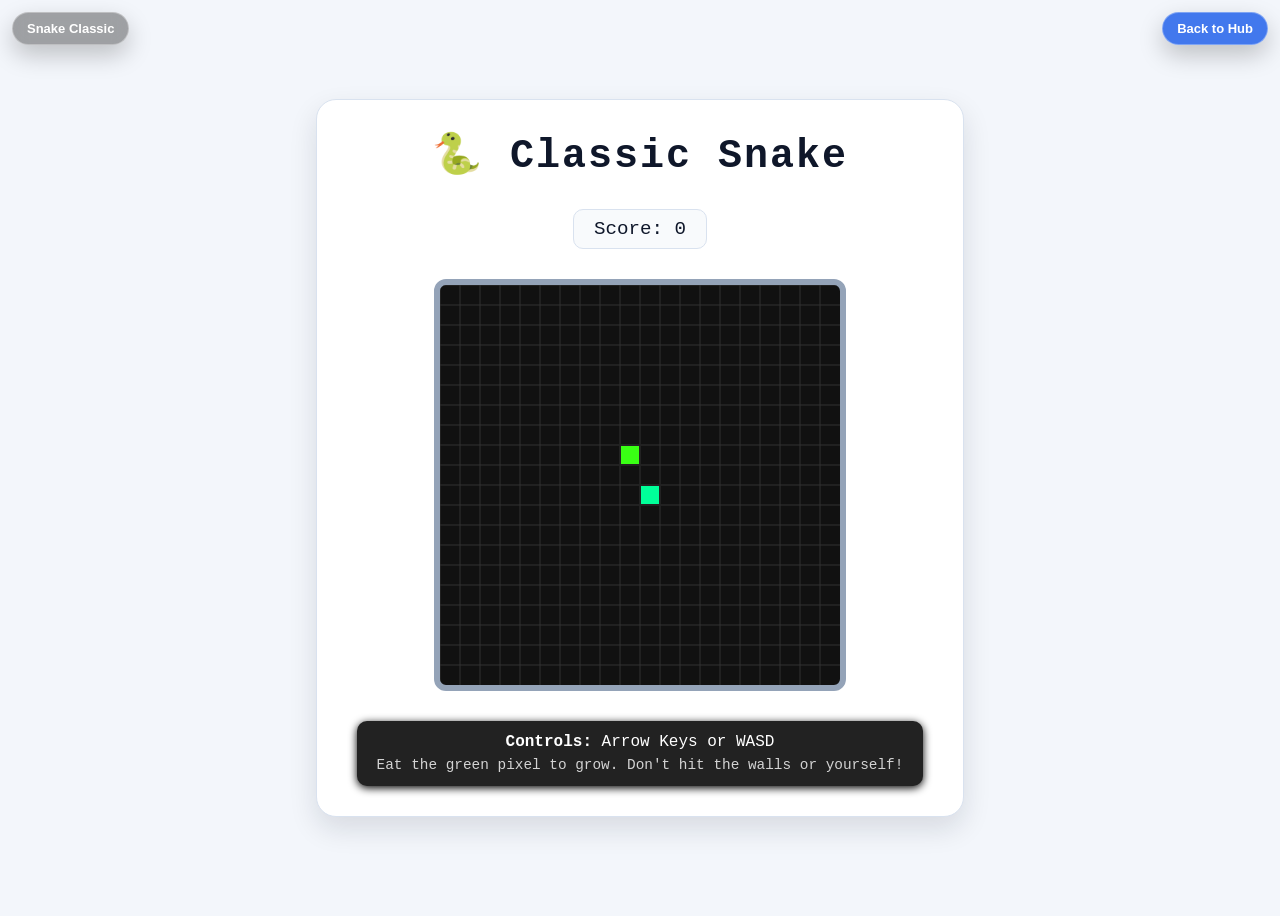
<file: Snake Game/snake-classic.html>
<!DOCTYPE html>
  <html lang="en">
    <head>
      <meta charset="UTF-8" />
      <meta name="viewport" content="width=device-width, initial-scale=1.0" />
      <title>Classic Snake Game</title>
      <link rel="stylesheet" href="../shared/game-shell.css" />
      <link rel="stylesheet" href="../shared/pro-ui.css" />
      <style>
        /* Complete isolation from WordPress styles */
        .snake-game-wrapper {
          all: initial;
          font-family: "Courier New", monospace;
          background: linear-gradient(135deg, #232526 0%, #414345 100%);
          min-height: 100vh;
          display: flex;
          align-items: center;
          justify-content: center;
          padding: 20px;
          margin: 0;
          box-sizing: border-box;
          position: relative;
          width: 100%;
        }

        .snake-game-wrapper * {
          box-sizing: border-box;
        }

        .snake-game-wrapper .snake-container {
          background: rgba(30, 30, 30, 0.95);
          border-radius: 20px;
          box-shadow: 0 20px 40px rgba(0, 0, 0, 0.5);
          padding: 30px 40px;
          display: flex;
          flex-direction: column;
          align-items: center;
          gap: 20px;
          max-width: 95%;
          width: auto;
        }

        .snake-game-wrapper .game-title {
          color: #00ff99;
          font-size: 2.5rem;
          text-shadow: 0 2px 8px #000;
          margin: 0 0 10px 0;
          letter-spacing: 2px;
          font-weight: bold;
          text-align: center;
        }

        .snake-game-wrapper .score {
          color: #fff;
          font-size: 1.2rem;
          margin: 0 0 10px 0;
          background: #222;
          padding: 8px 20px;
          border-radius: 10px;
          box-shadow: 0 2px 8px #000;
          text-align: center;
        }

        .snake-game-wrapper #snake-canvas {
          background: #111;
          border: 6px solid #00ff99;
          border-radius: 12px;
          box-shadow: 0 8px 32px #000;
          display: block;
        }

        .snake-game-wrapper .controls {
          color: #fff;
          font-size: 1rem;
          margin: 10px 0 0 0;
          text-align: center;
          background: #222;
          padding: 10px 20px;
          border-radius: 10px;
          box-shadow: 0 2px 8px #000;
          line-height: 1.4;
        }

        .snake-game-wrapper .snake-btn {
          background: linear-gradient(45deg, #00ff99, #00bfff);
          color: #222;
          font-weight: bold;
          border: none;
          border-radius: 8px;
          padding: 10px 24px;
          font-size: 1.1rem;
          margin: 10px 0;
          cursor: pointer;
          box-shadow: 0 2px 8px #000;
          transition: all 0.2s;
          font-family: inherit;
        }

        .snake-game-wrapper .snake-btn:hover {
          background: linear-gradient(45deg, #00bfff, #00ff99);
          color: #fff;
          transform: translateY(-1px);
        }

        .snake-game-wrapper .snake-btn:active {
          transform: translateY(0);
        }

        /* Mobile responsive */
        @media (max-width: 768px) {
          .snake-game-wrapper {
            padding: 10px;
            min-height: 100vh;
          }

          .snake-game-wrapper .snake-container {
            padding: 20px 15px;
            gap: 15px;
          }

          .snake-game-wrapper .game-title {
            font-size: 1.8rem;
            letter-spacing: 1px;
          }

          .snake-game-wrapper .score {
            font-size: 1rem;
            padding: 6px 15px;
          }

          .snake-game-wrapper #snake-canvas {
            width: 300px !important;
            height: 300px !important;
            max-width: 90vw;
            max-height: 90vw;
          }

          .snake-game-wrapper .controls {
            font-size: 0.9rem;
            padding: 8px 15px;
          }
        }

        @media (max-width: 480px) {
          .snake-game-wrapper .game-title {
            font-size: 1.5rem;
          }

          .snake-game-wrapper #snake-canvas {
            width: 250px !important;
            height: 250px !important;
          }

          .snake-game-wrapper .snake-btn {
            padding: 8px 20px;
            font-size: 1rem;
          }
        }

        /* Game over overlay animation */
        .snake-game-wrapper .game-over-overlay {
          animation: fadeInSnake 0.5s ease-in;
        }

        @keyframes fadeInSnake {
          from {
            opacity: 0;
          }
          to {
            opacity: 1;
          }
        }
      </style>
    </head>
    <body data-game-name="Snake Classic">
      <div class="snake-game-wrapper">
        <div class="snake-container">
          <h1 class="game-title">🐍 Classic Snake</h1>
          <div class="score" id="snake-score">Score: 0</div>
          <canvas id="snake-canvas" width="400" height="400"></canvas>
          <button class="snake-btn" id="snake-restart-btn">
            🔄 Restart Game
          </button>
          <div class="controls">
            <strong>Controls:</strong> Arrow Keys or WASD<br />
            <span style="font-size: 0.9em; opacity: 0.8">
              Eat the green pixel to grow. Don't hit the walls or yourself!
            </span>
          </div>
        </div>
      </div>

      <script>
        (function () {
          "use strict";

          class SnakeGameIsolated {
            constructor() {
              this.canvas = document.getElementById("snake-canvas");
              this.ctx = this.canvas.getContext("2d");
              this.scoreEl = document.getElementById("snake-score");
              this.restartBtn = document.getElementById("snake-restart-btn");

              // Game settings
              this.gridSize = 20;
              this.tileCount = this.canvas.width / this.gridSize;

              this.initGame();
              this.bindEvents();
            }

            initGame() {
              this.snake = [{ x: 10, y: 10 }];
              this.direction = { x: 0, y: 0 };
              this.nextDirection = { x: 0, y: 0 };
              this.food = this.randomFood();
              this.score = 0;
              this.gameOver = false;
              this.moveInterval = 150; // ms
              this.lastMoveTime = 0;

              this.scoreEl.textContent = "Score: 0";
              this.restartBtn.style.display = "none";

              requestAnimationFrame((time) => this.gameLoop(time));
            }

            bindEvents() {
              // Keyboard controls
              document.addEventListener("keydown", (e) => this.handleKeyPress(e));

              // Restart button
              this.restartBtn.addEventListener("click", () => this.resetGame());

              // Touch controls for mobile
              let touchStartX = 0;
              let touchStartY = 0;

              this.canvas.addEventListener(
                "touchstart",
                (e) => {
                  e.preventDefault();
                  const touch = e.touches[0];
                  touchStartX = touch.clientX;
                  touchStartY = touch.clientY;
                },
                { passive: false }
              );

              this.canvas.addEventListener(
                "touchend",
                (e) => {
                  e.preventDefault();
                  if (this.gameOver) return;

                  const touch = e.changedTouches[0];
                  const touchEndX = touch.clientX;
                  const touchEndY = touch.clientY;

                  const deltaX = touchEndX - touchStartX;
                  const deltaY = touchEndY - touchStartY;
                  const minSwipeDistance = 30;

                  if (Math.abs(deltaX) > Math.abs(deltaY)) {
                    if (Math.abs(deltaX) > minSwipeDistance) {
                      if (deltaX > 0 && this.direction.x !== -1) {
                        this.nextDirection = { x: 1, y: 0 };
                      } else if (deltaX < 0 && this.direction.x !== 1) {
                        this.nextDirection = { x: -1, y: 0 };
                      }
                    }
                  } else {
                    if (Math.abs(deltaY) > minSwipeDistance) {
                      if (deltaY > 0 && this.direction.y !== -1) {
                        this.nextDirection = { x: 0, y: 1 };
                      } else if (deltaY < 0 && this.direction.y !== 1) {
                        this.nextDirection = { x: 0, y: -1 };
                      }
                    }
                  }
                },
                { passive: false }
              );
            }

            handleKeyPress(e) {
              if (this.gameOver) return;

              switch (e.key.toLowerCase()) {
                case "arrowup":
                case "w":
                  if (this.direction.y === 1) break;
                  this.nextDirection = { x: 0, y: -1 };
                  e.preventDefault();
                  break;
                case "arrowdown":
                case "s":
                  if (this.direction.y === -1) break;
                  this.nextDirection = { x: 0, y: 1 };
                  e.preventDefault();
                  break;
                case "arrowleft":
                case "a":
                  if (this.direction.x === 1) break;
                  this.nextDirection = { x: -1, y: 0 };
                  e.preventDefault();
                  break;
                case "arrowright":
                case "d":
                  if (this.direction.x === -1) break;
                  this.nextDirection = { x: 1, y: 0 };
                  e.preventDefault();
                  break;
              }
            }

            resetGame() {
              this.initGame();
            }

            randomFood() {
              let pos;
              do {
                pos = {
                  x: Math.floor(Math.random() * this.tileCount),
                  y: Math.floor(Math.random() * this.tileCount),
                };
              } while (
                this.snake.some((seg) => seg.x === pos.x && seg.y === pos.y)
              );
              return pos;
            }

            drawPixel(x, y, color) {
              this.ctx.fillStyle = color;
              this.ctx.fillRect(
                x * this.gridSize,
                y * this.gridSize,
                this.gridSize,
                this.gridSize
              );
            }

            drawSnake() {
              for (let i = 0; i < this.snake.length; i++) {
                this.drawPixel(
                  this.snake[i].x,
                  this.snake[i].y,
                  i === 0 ? "#00ff99" : "#00bfff"
                );
                // Retro pixel border
                this.ctx.strokeStyle = "#222";
                this.ctx.lineWidth = 2;
                this.ctx.strokeRect(
                  this.snake[i].x * this.gridSize,
                  this.snake[i].y * this.gridSize,
                  this.gridSize,
                  this.gridSize
                );
              }
            }

            drawFood() {
              this.drawPixel(this.food.x, this.food.y, "#39ff14");
              this.ctx.strokeStyle = "#222";
              this.ctx.lineWidth = 2;
              this.ctx.strokeRect(
                this.food.x * this.gridSize,
                this.food.y * this.gridSize,
                this.gridSize,
                this.gridSize
              );
            }

            drawGrid() {
              this.ctx.strokeStyle = "#333";
              this.ctx.lineWidth = 1;
              for (let i = 0; i < this.tileCount; i++) {
                this.ctx.beginPath();
                this.ctx.moveTo(i * this.gridSize, 0);
                this.ctx.lineTo(i * this.gridSize, this.canvas.height);
                this.ctx.stroke();

                this.ctx.beginPath();
                this.ctx.moveTo(0, i * this.gridSize);
                this.ctx.lineTo(this.canvas.width, i * this.gridSize);
                this.ctx.stroke();
              }
            }

            gameLoop(time) {
              if (this.gameOver) return;

              if (!this.lastMoveTime) this.lastMoveTime = time;

              if (time - this.lastMoveTime > this.moveInterval) {
                this.lastMoveTime = time;
                this.update();
              }

              this.render();
              requestAnimationFrame((time) => this.gameLoop(time));
            }

            update() {
              this.direction = this.nextDirection;
              if (this.direction.x === 0 && this.direction.y === 0) return;

              const newHead = {
                x: this.snake[0].x + this.direction.x,
                y: this.snake[0].y + this.direction.y,
              };

              // Wall collision
              if (
                newHead.x < 0 ||
                newHead.x >= this.tileCount ||
                newHead.y < 0 ||
                newHead.y >= this.tileCount
              ) {
                this.endGame();
                return;
              }

              // Self collision
              if (
                this.snake.some(
                  (seg) => seg.x === newHead.x && seg.y === newHead.y
                )
              ) {
                this.endGame();
                return;
              }

              this.snake.unshift(newHead);

              // Check food collision
              if (newHead.x === this.food.x && newHead.y === this.food.y) {
                this.score++;
                this.scoreEl.textContent = "Score: " + this.score;
                this.food = this.randomFood();
                this.moveInterval = Math.max(80, this.moveInterval - 2); // Speed up
              } else {
                this.snake.pop();
              }
            }

            render() {
              this.ctx.clearRect(0, 0, this.canvas.width, this.canvas.height);
              this.drawGrid();
              this.drawFood();
              this.drawSnake();
            }

            endGame() {
              this.gameOver = true;
              this.scoreEl.textContent = "Score: " + this.score + " - GAME OVER!";
              this.restartBtn.style.display = "inline-block";

              // Game over overlay
              this.ctx.save();
              this.ctx.globalAlpha = 0.8;
              this.ctx.fillStyle = "#f44336";
              this.ctx.fillRect(
                0,
                this.canvas.height / 2 - 60,
                this.canvas.width,
                120
              );

              this.ctx.globalAlpha = 1;
              this.ctx.fillStyle = "#fff";
              this.ctx.font = 'bold 24px "Courier New", monospace';
              this.ctx.textAlign = "center";
              this.ctx.fillText(
                "GAME OVER",
                this.canvas.width / 2,
                this.canvas.height / 2 - 10
              );

              this.ctx.font = '16px "Courier New", monospace';
              this.ctx.fillText(
                "Final Score: " + this.score,
                this.canvas.width / 2,
                this.canvas.height / 2 + 20
              );
              this.ctx.fillText(
                "Click Restart to play again",
                this.canvas.width / 2,
                this.canvas.height / 2 + 45
              );

              this.ctx.restore();
            }
          }

          // Initialize when DOM is ready
          if (document.readyState === "loading") {
            document.addEventListener("DOMContentLoaded", () => {
              new SnakeGameIsolated();
            });
          } else {
            new SnakeGameIsolated();
          }
        })();
      </script>
      <script src="../shared/game-shell.js"></script>
    </body>
  </html>
</file>
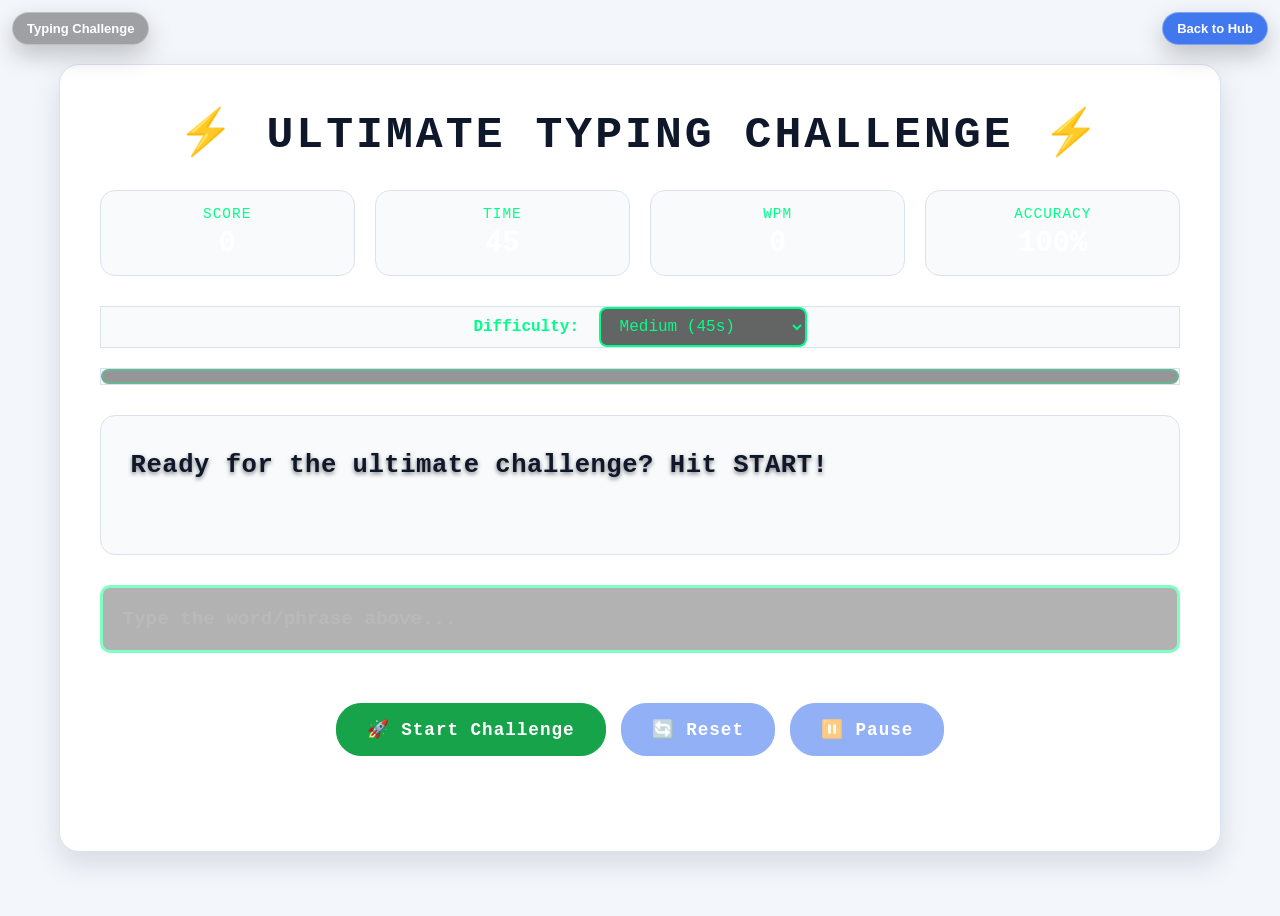
<file: Typing Game/typinggame.html>
<!DOCTYPE html>
<html lang="en">
  <head>
    <meta charset="UTF-8" />
    <meta name="viewport" content="width=device-width, initial-scale=1.0" />
    <title>Advanced Typing Game</title>
    <link rel="stylesheet" href="../shared/game-shell.css" />
    <link rel="stylesheet" href="../shared/pro-ui.css" />
    <style>
      /* Complete isolation from WordPress styles */
      .typing-game-wrapper {
        all: initial;
        font-family: "Courier New", monospace;
        background: linear-gradient(
          135deg,
          #1a1a2e 0%,
          #16213e 50%,
          #0f3460 100%
        );
        min-height: 100vh;
        display: flex;
        justify-content: center;
        align-items: center;
        padding: 20px;
        margin: 0;
        box-sizing: border-box;
        position: relative;
        width: 100%;
      }

      .typing-game-wrapper * {
        box-sizing: border-box;
      }

      .typing-game-wrapper .typing-container {
        background: rgba(20, 20, 30, 0.95);
        border-radius: 20px;
        box-shadow: 0 20px 40px rgba(0, 0, 0, 0.5);
        padding: 40px;
        max-width: 1200px;
        width: 95%;
        text-align: center;
        backdrop-filter: blur(10px);
        border: 2px solid rgba(0, 255, 136, 0.3);
      }

      .typing-game-wrapper .typing-title {
        color: #00ff88;
        font-size: 2.8rem;
        margin: 0 0 30px 0;
        text-shadow: 0 0 20px rgba(0, 255, 136, 0.5);
        letter-spacing: 3px;
        font-weight: bold;
        animation: glowTyping 2s ease-in-out infinite alternate;
      }

      @keyframes glowTyping {
        from {
          text-shadow: 0 0 20px rgba(0, 255, 136, 0.5);
        }
        to {
          text-shadow: 0 0 30px rgba(0, 255, 136, 0.8);
        }
      }

      .typing-game-wrapper .typing-stats {
        display: grid;
        grid-template-columns: repeat(auto-fit, minmax(150px, 1fr));
        gap: 20px;
        margin-bottom: 30px;
      }

      .typing-game-wrapper .stat-card {
        background: rgba(0, 255, 136, 0.1);
        padding: 15px;
        border-radius: 15px;
        border: 2px solid rgba(0, 255, 136, 0.3);
        backdrop-filter: blur(5px);
      }

      .typing-game-wrapper .stat-label {
        color: #00ff88;
        font-size: 0.9rem;
        margin: 0 0 5px 0;
        text-transform: uppercase;
        letter-spacing: 1px;
      }

      .typing-game-wrapper .stat-value {
        color: #fff;
        font-size: 1.8rem;
        font-weight: bold;
        margin: 0;
      }

      .typing-game-wrapper .typing-word-display {
        font-size: 1.6rem;
        margin: 30px 0;
        padding: 30px;
        background: rgba(0, 0, 0, 0.4);
        border-radius: 15px;
        min-height: 140px;
        max-height: 400px;
        display: block;
        text-align: left;
        border: 3px solid rgba(0, 255, 136, 0.3);
        color: #fff;
        font-weight: bold;
        letter-spacing: 0.5px;
        text-shadow: 0 2px 4px rgba(0, 0, 0, 0.5);
        position: relative;
        overflow-y: auto;
        overflow-x: hidden;
        word-wrap: break-word;
        word-break: break-word;
        line-height: 1.6;
        white-space: pre-wrap;
      }

      .typing-game-wrapper .typing-word-display::before {
        content: "";
        position: absolute;
        top: 0;
        left: -100%;
        width: 100%;
        height: 100%;
        background: linear-gradient(
          90deg,
          transparent,
          rgba(0, 255, 136, 0.2),
          transparent
        );
        animation: shimmerTyping 3s infinite;
        pointer-events: none;
      }

      @keyframes shimmerTyping {
        0% {
          left: -100%;
        }
        100% {
          left: 100%;
        }
      }

      /* Scrollbar styling for word display */
      .typing-game-wrapper .typing-word-display::-webkit-scrollbar {
        width: 8px;
      }

      .typing-game-wrapper .typing-word-display::-webkit-scrollbar-track {
        background: rgba(0, 0, 0, 0.3);
        border-radius: 10px;
      }

      .typing-game-wrapper .typing-word-display::-webkit-scrollbar-thumb {
        background: rgba(0, 255, 136, 0.5);
        border-radius: 10px;
      }

      .typing-game-wrapper .typing-word-display::-webkit-scrollbar-thumb:hover {
        background: rgba(0, 255, 136, 0.7);
      }

      .typing-game-wrapper .typing-input {
        width: 100%;
        padding: 20px;
        font-size: 1.2rem;
        border: 3px solid #00ff88;
        background: rgba(0, 0, 0, 0.6);
        color: #00ff88;
        border-radius: 15px;
        text-align: left;
        margin-bottom: 25px;
        font-family: "Courier New", monospace;
        outline: none;
        transition: all 0.3s ease;
        font-weight: bold;
      }

      .typing-game-wrapper .typing-input:focus {
        box-shadow: 0 0 30px rgba(0, 255, 136, 0.6);
        border-color: #00ffaa;
        transform: scale(1.01);
      }

      .typing-game-wrapper .typing-input:disabled {
        opacity: 0.5;
        cursor: not-allowed;
      }

      .typing-game-wrapper .typing-controls {
        display: flex;
        gap: 15px;
        justify-content: center;
        margin: 25px 0;
        flex-wrap: wrap;
      }

      .typing-game-wrapper .typing-btn {
        padding: 15px 30px;
        font-size: 1.1rem;
        background: linear-gradient(45deg, #00ff88, #00cc6a);
        color: #1a1a2e;
        border: none;
        border-radius: 25px;
        cursor: pointer;
        font-family: "Courier New", monospace;
        font-weight: bold;
        transition: all 0.3s ease;
        box-shadow: 0 5px 15px rgba(0, 255, 136, 0.3);
        text-transform: uppercase;
        letter-spacing: 1px;
      }

      .typing-game-wrapper .typing-btn:hover:not(:disabled) {
        background: linear-gradient(45deg, #00cc6a, #00ff88);
        transform: translateY(-3px);
        box-shadow: 0 8px 25px rgba(0, 255, 136, 0.5);
      }

      .typing-game-wrapper .typing-btn:active {
        transform: translateY(0);
      }

      .typing-game-wrapper .typing-btn:disabled {
        background: #666;
        cursor: not-allowed;
        opacity: 0.5;
        transform: none;
      }

      .typing-game-wrapper .difficulty-selector {
        margin: 20px 0;
      }

      .typing-game-wrapper .difficulty-selector label {
        color: #00ff88;
        font-weight: bold;
        margin-right: 10px;
      }

      .typing-game-wrapper .difficulty-selector select {
        background: rgba(0, 0, 0, 0.6);
        color: #00ff88;
        border: 2px solid #00ff88;
        border-radius: 8px;
        padding: 8px 15px;
        font-family: inherit;
        font-size: 1rem;
      }

      .typing-game-wrapper .progress-container {
        margin: 20px 0;
      }

      .typing-game-wrapper .progress-bar {
        width: 100%;
        height: 15px;
        background: rgba(0, 0, 0, 0.4);
        border-radius: 10px;
        overflow: hidden;
        border: 2px solid rgba(0, 255, 136, 0.3);
      }

      .typing-game-wrapper .progress-fill {
        height: 100%;
        background: linear-gradient(90deg, #00ff88, #00cc6a);
        width: 0%;
        transition: width 0.3s ease;
        border-radius: 8px;
      }

      .typing-game-wrapper .typing-message {
        margin-top: 20px;
        font-size: 1.2rem;
        font-weight: bold;
        min-height: 30px;
      }

      .typing-game-wrapper .typing-message.correct {
        color: #00ff88;
        text-shadow: 0 0 10px rgba(0, 255, 136, 0.5);
      }

      .typing-game-wrapper .typing-message.incorrect {
        color: #ff4444;
        text-shadow: 0 0 10px rgba(255, 68, 68, 0.5);
      }

      .typing-game-wrapper .typing-message.game-over {
        color: #ffaa00;
        font-size: 1.5rem;
        text-shadow: 0 0 15px rgba(255, 170, 0, 0.5);
      }

      .typing-game-wrapper .achievements {
        margin-top: 20px;
        padding: 15px;
        background: rgba(0, 255, 136, 0.05);
        border-radius: 10px;
        border: 1px solid rgba(0, 255, 136, 0.2);
      }

      .typing-game-wrapper .achievement {
        color: #ffaa00;
        font-size: 0.9rem;
        margin: 5px 0;
      }

      /* Typing effects */
      .typing-game-wrapper .char-correct {
        color: #00ff88;
        background: rgba(0, 255, 136, 0.2);
        border-radius: 3px;
        padding: 1px 2px;
      }

      .typing-game-wrapper .char-incorrect {
        color: #ff4444;
        background: rgba(255, 68, 68, 0.2);
        border-radius: 3px;
        padding: 1px 2px;
      }

      .typing-game-wrapper .char-current {
        background: rgba(255, 255, 255, 0.4);
        animation: blinkTyping 1s infinite;
        border-radius: 3px;
        padding: 1px 2px;
      }

      @keyframes blinkTyping {
        0%,
        50% {
          opacity: 1;
        }
        51%,
        100% {
          opacity: 0.3;
        }
      }

      /* Large words handling */
      .typing-game-wrapper .typing-word-display.long-content {
        font-size: 1.3rem;
        padding: 25px;
        line-height: 1.7;
      }

      .typing-game-wrapper .typing-word-display.extra-long-content {
        font-size: 1.1rem;
        padding: 20px;
        line-height: 1.8;
      }

      /* Mobile responsive */
      @media (max-width: 768px) {
        .typing-game-wrapper {
          padding: 10px;
        }

        .typing-game-wrapper .typing-container {
          padding: 25px 15px;
          max-width: 100%;
        }

        .typing-game-wrapper .typing-title {
          font-size: 2rem;
          letter-spacing: 1px;
        }

        .typing-game-wrapper .typing-word-display {
          font-size: 1.3rem;
          padding: 20px 15px;
          letter-spacing: 0.3px;
          max-height: 300px;
          line-height: 1.5;
        }

        .typing-game-wrapper .typing-word-display.long-content {
          font-size: 1.1rem;
        }

        .typing-game-wrapper .typing-word-display.extra-long-content {
          font-size: 1rem;
        }

        .typing-game-wrapper .typing-input {
          font-size: 1.1rem;
          padding: 15px;
        }

        .typing-game-wrapper .typing-controls {
          flex-direction: column;
          align-items: center;
        }

        .typing-game-wrapper .typing-btn {
          width: 100%;
          max-width: 250px;
        }
      }

      @media (max-width: 480px) {
        .typing-game-wrapper .typing-title {
          font-size: 1.5rem;
        }

        .typing-game-wrapper .typing-word-display {
          font-size: 1.1rem;
          padding: 15px 10px;
          max-height: 250px;
          line-height: 1.4;
        }

        .typing-game-wrapper .typing-word-display.long-content {
          font-size: 1rem;
        }

        .typing-game-wrapper .typing-word-display.extra-long-content {
          font-size: 0.9rem;
        }

        .typing-game-wrapper .typing-input {
          font-size: 1rem;
        }
      }
    </style>
  </head>
  <body data-game-name="Typing Challenge">
    <div class="typing-game-wrapper">
      <div class="typing-container">
        <h1 class="typing-title">⚡ ULTIMATE TYPING CHALLENGE ⚡</h1>

        <div class="typing-stats">
          <div class="stat-card">
            <div class="stat-label">Score</div>
            <div class="stat-value" id="typing-score">0</div>
          </div>
          <div class="stat-card">
            <div class="stat-label">Time</div>
            <div class="stat-value" id="typing-timer">60</div>
          </div>
          <div class="stat-card">
            <div class="stat-label">WPM</div>
            <div class="stat-value" id="typing-wpm">0</div>
          </div>
          <div class="stat-card">
            <div class="stat-label">Accuracy</div>
            <div class="stat-value" id="typing-accuracy">100%</div>
          </div>
        </div>

        <div class="difficulty-selector">
          <label for="typing-difficulty">Difficulty:</label>
          <select id="typing-difficulty">
            <option value="beginner">Beginner (90s)</option>
            <option value="easy">Easy (60s)</option>
            <option value="medium" selected>Medium (45s)</option>
            <option value="hard">Hard (30s)</option>
            <option value="expert">Expert (20s)</option>
            <option value="nightmare">Nightmare (15s)</option>
            <option value="impossible">Impossible (10s)</option>
          </select>
        </div>

        <div class="progress-container">
          <div class="progress-bar">
            <div class="progress-fill" id="typing-progress"></div>
          </div>
        </div>

        <div class="typing-word-display" id="typing-word-display">
          Ready for the ultimate challenge? Hit START!
        </div>

        <input
          type="text"
          class="typing-input"
          id="typing-input"
          placeholder="Type the word/phrase above..."
          disabled
          autocomplete="off"
        />

        <div class="typing-controls">
          <button class="typing-btn" id="typing-start-btn">
            🚀 Start Challenge
          </button>
          <button class="typing-btn" id="typing-reset-btn" disabled>
            🔄 Reset
          </button>
          <button class="typing-btn" id="typing-pause-btn" disabled>
            ⏸️ Pause
          </button>
        </div>

        <div class="typing-message" id="typing-message"></div>

        <div
          class="achievements"
          id="typing-achievements"
          style="display: none"
        >
          <h3 style="color: #00ff88; margin: 0 0 10px 0">
            🏆 Achievements Unlocked!
          </h3>
          <div id="typing-achievement-list"></div>
        </div>
      </div>
    </div>

    <script>
      (function () {
        "use strict";

        class UltimateTypingChallenge {
          constructor() {
            this.words = {
              beginner: [
                "hello",
                "world",
                "typing",
                "game",
                "computer",
                "keyboard",
                "mouse",
                "screen",
                "window",
                "button",
                "click",
                "type",
                "word",
                "letter",
                "space",
                "enter",
                "start",
                "stop",
                "pause",
                "reset",
                "score",
                "time",
                "speed",
                "fast",
              ],
              easy: [
                "javascript",
                "programming",
                "development",
                "algorithm",
                "function",
                "variable",
                "database",
                "network",
                "software",
                "hardware",
                "internet",
                "website",
                "application",
                "technology",
                "innovation",
                "creativity",
                "challenge",
                "adventure",
                "education",
                "learning",
                "practice",
                "improvement",
                "performance",
                "skill",
              ],
              medium: [
                "implementation",
                "configuration",
                "authentication",
                "optimization",
                "synchronization",
                "encapsulation",
                "inheritance",
                "polymorphism",
                "abstraction",
                "methodology",
                "architecture",
                "infrastructure",
                "cybersecurity",
                "cryptocurrency",
                "blockchain",
                "artificial intelligence",
                "machine learning",
                "data science",
                "cloud computing",
                "microservices",
                "containerization",
                "virtualization",
                "distributed systems",
              ],
              hard: [
                "constantinople",
                "antidisestablishmentarianism",
                "pseudopseudohypoparathyroidism",
                "pneumonoultramicroscopicsilicovolcanoconiosis",
                "floccinaucinihilipilification",
                "supercalifragilisticexpialidocious",
                "hippopotomonstrosesquippedaliophobia",
                "electroencephalographically",
                "psychopharmacologically",
                "immunoelectrophoresis",
                "spectrophotometrically",
                "tetraiodophenolphthalein",
                "hepaticocholangiogastrostomy",
                "radioimmunoelectrophoresis",
                "pneumoencephalographically",
                "dichlorodifluoromethane",
              ],
              expert: [
                "methionylthreonylthreonylglutaminylarginyl isoleucine",
                "lopadotemachoselachogaleokranioleipsanodrimhypotrimmatosilphioparaomelitokatakechymenokichlepikossyphophattoperisteralektryonoptekephalliokigklopeleiolagoiosiraiobaphetraganopterygon",
                "pneumonoultramicroscopicsilicovolcanoconiosis prevention methodology",
                "supercalifragilisticexpialidocious extraordinaire manifestation",
                "antidisestablishmentarianism revolutionary movement historical significance",
                "pseudopseudohypoparathyroidism medical condition diagnostic criteria",
                "floccinaucinihilipilification habitual practice psychological assessment",
                "hippopotomonstrosesquippedaliophobia psychological disorder therapeutic intervention",
                "electroencephalographically measured brain activity neurological assessment",
                "immunoelectrophoresis laboratory technique molecular analysis protocol",
              ],
              nightmare: [
                "The quick brown fox jumps over the lazy dog while simultaneously calculating the square root of 1729 and reciting the alphabet backwards in ancient Latin",
                "Pneumonoultramicroscopicsilicovolcanoconiosis is an artificially long word said to mean a lung disease caused by the inhalation of very fine silicate or quartz dust",
                "Antidisestablishmentarianism was a political position during the 19th century in Great Britain opposing proposals for the disestablishment of the Church of England",
                "Supercalifragilisticexpialidocious is a nonsensical word popularized by the 1964 film Mary Poppins and has since appeared in many dictionaries as a humorous entry",
                "Pseudopseudohypoparathyroidism is an inherited disorder closely related to pseudohypoparathyroidism but with normal levels of calcium and phosphate in the blood",
                "Floccinaucinihilipilification is the action or habit of estimating something as worthless and represents one of the longest non-technical words in English",
                "Hippopotomonstrosesquippedaliophobia is the fear of long words and is often considered ironic given that the word itself is extremely long and difficult to pronounce",
                "Electroencephalographically speaking, brain waves can be measured and analyzed for medical diagnosis using sophisticated computer algorithms and pattern recognition",
                "Immunoelectrophoresis combines electrophoresis and immunodiffusion techniques for protein analysis and is widely used in clinical laboratory diagnostics worldwide",
                "Spectrophotometrically determined values provide accurate measurements of light absorption and are essential for quantitative analysis in analytical chemistry",
              ],
              impossible: [
                "Lorem ipsum dolor sit amet consectetur adipiscing elit sed do eiusmod tempor incididunt ut labore et dolore magna aliqua enim ad minim veniam quis nostrud exercitation",
                "The mitochondria is the powerhouse of the cell and plays a crucial role in cellular respiration and energy production mechanisms through complex biochemical pathways involving ATP synthesis",
                "Deoxyribonucleicacid contains the genetic instructions used in the development and functioning of all known living organisms and many viruses through hereditary information storage",
                "Acetylsalicylicacid commonly known as aspirin is a medication used to reduce pain fever and inflammation throughout the human body via cyclooxygenase enzyme inhibition mechanisms",
                "Dichlorodifluoromethane is a colorless gas that was commonly used as a refrigerant and aerosol spray propellant until environmental concerns led to its phase-out under international agreements",
                "Tetraiodophenolphthalein is a chemical compound used as a contrast agent in medical imaging procedures for diagnostic purposes particularly in radiological examinations of the digestive system",
                "Pneumoencephalographically obtained images were historically used for diagnosing brain disorders before modern CT and MRI technology revolutionized neurological diagnostic imaging capabilities",
                "Radioimmunoelectrophoresis is a laboratory technique that combines radioactive labeling with immunoelectrophoresis for protein detection and quantification in biological samples",
                "Hepaticocholangiogastrostomy is a surgical procedure that creates an anastomosis between the hepatic duct and the stomach for bile drainage in complex hepatobiliary disorders",
                "Psychopharmacologically active substances affect the mind emotions and behavior through their action on the nervous system via neurotransmitter modulation and receptor binding mechanisms",
              ],
            };

            this.phrases = {
              beginner: [
                "Hello World",
                "Good Morning",
                "Thank You",
                "How Are You",
                "See You Later",
                "Nice Day",
                "Good Luck",
                "Well Done",
                "Try Again",
                "Keep Going",
              ],
              easy: [
                "Programming is Fun",
                "Code Every Day",
                "Debug with Patience",
                "Learn Something New",
                "Practice Makes Perfect",
                "Never Give Up",
                "Stay Motivated",
                "Keep Learning",
              ],
              medium: [
                "Artificial Intelligence Revolution",
                "Machine Learning Algorithms",
                "Data Science Analytics",
                "Cloud Computing Infrastructure",
                "Cybersecurity Protocols",
                "Software Development Lifecycle",
                "Agile Development Methodology",
                "DevOps Integration Strategy",
              ],
              hard: [
                "Quantum Computing Breakthrough Technology",
                "Blockchain Cryptocurrency Decentralization",
                "Biotechnology Genetic Engineering Advancement",
                "Nanotechnology Molecular Manufacturing",
                "Advanced Neural Network Architecture",
                "Distributed Ledger Technology Innovation",
              ],
              expert: [
                "Neuroengineering Brain Computer Interface Development",
                "Computational Linguistics Natural Language Processing",
                "Biomedical Engineering Tissue Regeneration Research",
                "Astrophysics Cosmology Dark Matter Investigation",
                "Quantum Entanglement Communication Protocol",
              ],
              nightmare: [
                "Revolutionary Breakthrough in Quantum Entanglement Teleportation Technology Development",
                "Advanced Artificial Intelligence Neural Network Deep Learning Architecture Implementation",
                "Comprehensive Cybersecurity Framework Implementation Strategy for Enterprise Infrastructure",
                "Sustainable Renewable Energy Grid Optimization Algorithm Development and Deployment",
              ],
              impossible: [
                "Interdisciplinary Collaborative Research Initiative for Advanced Scientific Discovery and Innovation",
                "Comprehensive Environmental Sustainability Assessment and Implementation Protocol Development",
                "Revolutionary Biotechnology Genetic Engineering Therapeutic Applications Development Program",
                "Advanced Computational Mathematics Algorithm Optimization Performance Enhancement Framework",
              ],
            };

            this.elements = {
              wordDisplay: document.getElementById("typing-word-display"),
              input: document.getElementById("typing-input"),
              score: document.getElementById("typing-score"),
              timer: document.getElementById("typing-timer"),
              wpm: document.getElementById("typing-wpm"),
              accuracy: document.getElementById("typing-accuracy"),
              progress: document.getElementById("typing-progress"),
              startBtn: document.getElementById("typing-start-btn"),
              resetBtn: document.getElementById("typing-reset-btn"),
              pauseBtn: document.getElementById("typing-pause-btn"),
              message: document.getElementById("typing-message"),
              difficulty: document.getElementById("typing-difficulty"),
              achievements: document.getElementById("typing-achievements"),
              achievementList: document.getElementById(
                "typing-achievement-list"
              ),
            };

            this.gameState = {
              active: false,
              paused: false,
              score: 0,
              timeLeft: 45,
              totalTime: 45,
              currentWord: "",
              correctWords: 0,
              incorrectWords: 0,
              startTime: 0,
              achievements: [],
            };

            this.timer = null;
            this.initGame();
          }

          initGame() {
            this.bindEvents();
            this.resetGame();
          }

          bindEvents() {
            this.elements.startBtn.addEventListener("click", () =>
              this.startGame()
            );
            this.elements.resetBtn.addEventListener("click", () =>
              this.resetGame()
            );
            this.elements.pauseBtn.addEventListener("click", () =>
              this.togglePause()
            );

            this.elements.input.addEventListener("input", () =>
              this.handleInput()
            );
            this.elements.input.addEventListener("keypress", (e) => {
              if (e.key === "Enter") this.checkWord();
            });

            // Fix capitalization issues
            this.elements.input.addEventListener("keydown", (e) => {
              // Allow normal typing behavior
              if (e.key === "CapsLock") {
                // Let caps lock work normally
                return;
              }
            });

            this.elements.difficulty.addEventListener("change", () =>
              this.updateDifficulty()
            );
          }

          updateDifficulty() {
            const difficulty = this.elements.difficulty.value;
            const timeMap = {
              beginner: 90,
              easy: 60,
              medium: 45,
              hard: 30,
              expert: 20,
              nightmare: 15,
              impossible: 10,
            };
            this.gameState.totalTime = timeMap[difficulty];
            this.gameState.timeLeft = timeMap[difficulty];
            this.elements.timer.textContent = this.gameState.timeLeft;
          }

          getRandomWord() {
            const difficulty = this.elements.difficulty.value;
            const usePhrase = Math.random() < 0.4; // 40% chance for phrases

            let wordList, phraseList;

            if (usePhrase && this.phrases[difficulty]) {
              phraseList = this.phrases[difficulty];
              return phraseList[Math.floor(Math.random() * phraseList.length)];
            } else {
              wordList = this.words[difficulty];
              return wordList[Math.floor(Math.random() * wordList.length)];
            }
          }

          displayWord() {
            this.gameState.currentWord = this.getRandomWord();

            // Remove previous classes
            this.elements.wordDisplay.classList.remove(
              "long-content",
              "extra-long-content"
            );

            // Add appropriate class based on word length
            if (this.gameState.currentWord.length > 100) {
              this.elements.wordDisplay.classList.add("extra-long-content");
            } else if (this.gameState.currentWord.length > 50) {
              this.elements.wordDisplay.classList.add("long-content");
            }

            // Create character spans with proper HTML escaping
            this.elements.wordDisplay.innerHTML = this.gameState.currentWord
              .split("")
              .map((char, index) => {
                // Escape HTML characters
                const escapedChar = char
                  .replace(/&/g, "&amp;")
                  .replace(/</g, "&lt;")
                  .replace(/>/g, "&gt;")
                  .replace(/"/g, "&quot;")
                  .replace(/'/g, "&#39;");
                return `<span id="char-${index}">${escapedChar}</span>`;
              })
              .join("");

            this.elements.input.value = "";
            this.elements.input.focus();

            // Scroll to top for new content
            this.elements.wordDisplay.scrollTop = 0;
          }

          handleInput() {
            if (!this.gameState.active || this.gameState.paused) return;

            const typedText = this.elements.input.value;
            const currentWord = this.gameState.currentWord;

            // Visual feedback for each character
            currentWord.split("").forEach((char, index) => {
              const charElement = document.getElementById(`char-${index}`);
              if (!charElement) return;

              // Reset classes
              charElement.className = "";

              if (index < typedText.length) {
                // Check character match (case-sensitive)
                if (typedText[index] === char) {
                  charElement.classList.add("char-correct");
                } else {
                  charElement.classList.add("char-incorrect");
                }
              } else if (index === typedText.length) {
                charElement.classList.add("char-current");
              }
            });

            // Auto-complete on exact match
            if (typedText === currentWord) {
              this.checkWord();
            }
          }

          checkWord() {
            const typedText = this.elements.input.value;

            // Exact match required (case-sensitive)
            if (typedText === this.gameState.currentWord) {
              this.gameState.correctWords++;
              const points = this.calculatePoints();
              this.gameState.score += points;
              this.showMessage("Perfect! +" + points + " points", "correct");
              this.checkAchievements();
            } else {
              this.gameState.incorrectWords++;
              this.showMessage(
                "Try again! Check capitalization and spelling",
                "incorrect"
              );
            }

            this.updateStats();
            this.displayWord();
          }

          calculatePoints() {
            const difficulty = this.elements.difficulty.value;
            const basePoints = {
              beginner: 5,
              easy: 10,
              medium: 20,
              hard: 35,
              expert: 50,
              nightmare: 75,
              impossible: 100,
            };
            const wordLength = this.gameState.currentWord.length;
            const difficultyMultiplier = {
              beginner: 1,
              easy: 1.2,
              medium: 1.5,
              hard: 2,
              expert: 3,
              nightmare: 4,
              impossible: 5,
            };

            return Math.round(
              (basePoints[difficulty] + wordLength * 3) *
                difficultyMultiplier[difficulty]
            );
          }

          updateStats() {
            this.elements.score.textContent = this.gameState.score;

            const totalWords =
              this.gameState.correctWords + this.gameState.incorrectWords;
            const accuracy =
              totalWords > 0
                ? Math.round((this.gameState.correctWords / totalWords) * 100)
                : 100;
            this.elements.accuracy.textContent = accuracy + "%";

            const timeElapsed =
              (this.gameState.totalTime - this.gameState.timeLeft) / 60;
            const wpm =
              timeElapsed > 0
                ? Math.round(this.gameState.correctWords / timeElapsed)
                : 0;
            this.elements.wpm.textContent = wpm;

            const progress =
              ((this.gameState.totalTime - this.gameState.timeLeft) /
                this.gameState.totalTime) *
              100;
            this.elements.progress.style.width = progress + "%";
          }

          startGame() {
            this.gameState.active = true;
            this.gameState.paused = false;
            this.gameState.startTime = Date.now();

            this.elements.input.disabled = false;
            this.elements.startBtn.disabled = true;
            this.elements.resetBtn.disabled = false;
            this.elements.pauseBtn.disabled = false;
            this.elements.difficulty.disabled = true;

            this.displayWord();
            this.startTimer();
            this.showMessage(
              "Challenge started! Type with precision!",
              "correct"
            );
          }

          startTimer() {
            this.timer = setInterval(() => {
              if (!this.gameState.paused) {
                this.gameState.timeLeft--;
                this.elements.timer.textContent = this.gameState.timeLeft;
                this.updateStats();

                if (this.gameState.timeLeft <= 0) {
                  this.endGame();
                }
              }
            }, 1000);
          }

          togglePause() {
            this.gameState.paused = !this.gameState.paused;

            if (this.gameState.paused) {
              this.elements.pauseBtn.textContent = "▶️ Resume";
              this.elements.input.disabled = true;
              this.showMessage("Challenge paused", "incorrect");
            } else {
              this.elements.pauseBtn.textContent = "⏸️ Pause";
              this.elements.input.disabled = false;
              this.elements.input.focus();
              this.showMessage("Challenge resumed!", "correct");
            }
          }

          endGame() {
            this.gameState.active = false;
            clearInterval(this.timer);

            this.elements.input.disabled = true;
            this.elements.startBtn.disabled = false;
            this.elements.pauseBtn.disabled = true;
            this.elements.difficulty.disabled = false;

            const finalWpm = Math.round(
              this.gameState.correctWords / (this.gameState.totalTime / 60)
            );
            const accuracy =
              Math.round(
                (this.gameState.correctWords /
                  (this.gameState.correctWords +
                    this.gameState.incorrectWords)) *
                  100
              ) || 100;

            this.showMessage(
              `🏁 Challenge Complete! Score: ${this.gameState.score} | WPM: ${finalWpm} | Accuracy: ${accuracy}%`,
              "game-over"
            );

            this.checkFinalAchievements(finalWpm, accuracy);
          }

          checkAchievements() {
            const achievements = [];

            if (
              this.gameState.score >= 200 &&
              !this.gameState.achievements.includes("achiever")
            ) {
              achievements.push("🎯 High Achiever - Reached 200 points!");
              this.gameState.achievements.push("achiever");
            }

            if (
              this.gameState.correctWords >= 15 &&
              !this.gameState.achievements.includes("wordmaster")
            ) {
              achievements.push("📝 Word Master - Typed 15 words perfectly!");
              this.gameState.achievements.push("wordmaster");
            }

            if (
              this.gameState.score >= 1000 &&
              !this.gameState.achievements.includes("champion")
            ) {
              achievements.push("👑 Typing Champion - Reached 1000 points!");
              this.gameState.achievements.push("champion");
            }

            this.displayAchievements(achievements);
          }

          checkFinalAchievements(wpm, accuracy) {
            const achievements = [];

            if (
              wpm >= 60 &&
              !this.gameState.achievements.includes("speedmaster")
            ) {
              achievements.push("⚡ Speed Master - 60+ WPM!");
              this.gameState.achievements.push("speedmaster");
            }

            if (
              accuracy >= 98 &&
              !this.gameState.achievements.includes("perfectionist")
            ) {
              achievements.push("🎯 Perfectionist - 98%+ Accuracy!");
              this.gameState.achievements.push("perfectionist");
            }

            if (
              wpm >= 80 &&
              !this.gameState.achievements.includes("lightning")
            ) {
              achievements.push("⚡ Lightning Fingers - 80+ WPM!");
              this.gameState.achievements.push("lightning");
            }

            const difficulty = this.elements.difficulty.value;
            if (
              (difficulty === "nightmare" || difficulty === "impossible") &&
              wpm >= 40
            ) {
              achievements.push(
                "💀 Nightmare Conqueror - Survived the impossible!"
              );
              this.gameState.achievements.push("nightmare");
            }

            this.displayAchievements(achievements);
          }

          displayAchievements(achievements) {
            if (achievements.length > 0) {
              this.elements.achievements.style.display = "block";
              achievements.forEach((achievement) => {
                const div = document.createElement("div");
                div.className = "achievement";
                div.textContent = achievement;
                this.elements.achievementList.appendChild(div);
              });
            }
          }

          resetGame() {
            clearInterval(this.timer);
            this.updateDifficulty();

            this.gameState = {
              active: false,
              paused: false,
              score: 0,
              timeLeft: this.gameState.totalTime,
              totalTime: this.gameState.totalTime,
              currentWord: "",
              correctWords: 0,
              incorrectWords: 0,
              startTime: 0,
              achievements: [],
            };

            this.elements.score.textContent = "0";
            this.elements.wpm.textContent = "0";
            this.elements.accuracy.textContent = "100%";
            this.elements.timer.textContent = this.gameState.timeLeft;
            this.elements.progress.style.width = "0%";
            this.elements.wordDisplay.textContent =
              "Ready for the ultimate challenge? Hit START!";
            this.elements.wordDisplay.classList.remove(
              "long-content",
              "extra-long-content"
            );
            this.elements.input.value = "";
            this.elements.input.disabled = true;
            this.elements.startBtn.disabled = false;
            this.elements.resetBtn.disabled = true;
            this.elements.pauseBtn.disabled = true;
            this.elements.pauseBtn.textContent = "⏸️ Pause";
            this.elements.difficulty.disabled = false;
            this.elements.message.textContent = "";
            this.elements.achievements.style.display = "none";
            this.elements.achievementList.innerHTML = "";
          }

          showMessage(text, type) {
            this.elements.message.textContent = text;
            this.elements.message.className = `typing-message ${type}`;

            setTimeout(() => {
              if (this.elements.message.classList.contains(type)) {
                this.elements.message.textContent = "";
                this.elements.message.className = "typing-message";
              }
            }, 3000);
          }
        }

        // Initialize when DOM is ready
        if (document.readyState === "loading") {
          document.addEventListener("DOMContentLoaded", () => {
            new UltimateTypingChallenge();
          });
        } else {
          new UltimateTypingChallenge();
        }
      })();
    </script>
    <script src="../shared/game-shell.js"></script>
  </body>
</html>
</file>
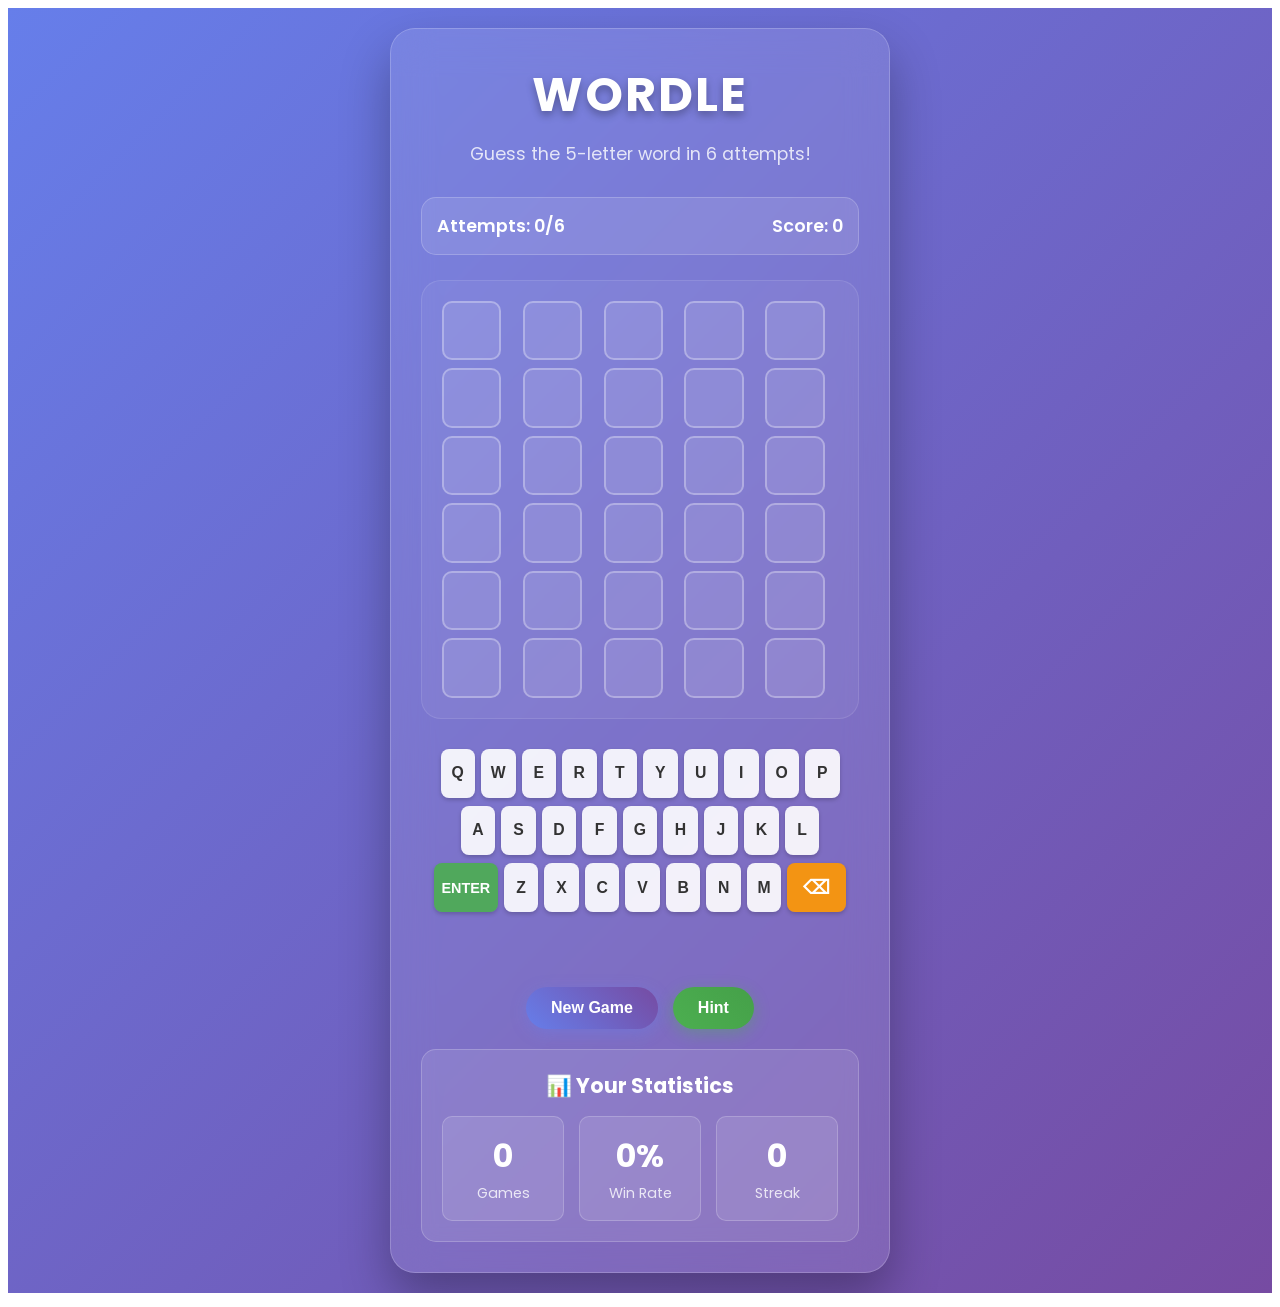
<file: Wordle/wordle-wordpress.html>
<!DOCTYPE html>
<html lang="en">
  <head>
    <meta charset="UTF-8" />
    <meta name="viewport" content="width=device-width, initial-scale=1.0" />
    <title>Wordle Game - Guess the Word!</title>
    <link
      href="https://fonts.googleapis.com/css2?family=Poppins:wght@300;400;500;600;700&display=swap"
      rel="stylesheet"
    />
    <style>
      /* WordPress-compatible CSS with more specific selectors */
      .wordle-game-container * {
        margin: 0;
        padding: 0;
        box-sizing: border-box;
      }

      .wordle-game-container {
        font-family: "Poppins", sans-serif !important;
        background: linear-gradient(
          135deg,
          #667eea 0%,
          #764ba2 100%
        ) !important;
        min-height: 100vh !important;
        display: flex !important;
        flex-direction: column !important;
        align-items: center !important;
        color: #fff !important;
        overflow-x: hidden !important;
        position: relative !important;
        z-index: 999 !important;
      }

      .wordle-game-container .container {
        background: rgba(255, 255, 255, 0.1) !important;
        backdrop-filter: blur(20px) !important;
        border-radius: 25px !important;
        box-shadow: 0 25px 50px rgba(0, 0, 0, 0.3) !important;
        padding: 30px !important;
        max-width: 500px !important;
        width: 95% !important;
        margin: 20px auto !important;
        border: 1px solid rgba(255, 255, 255, 0.2) !important;
      }

      .wordle-game-container .header {
        text-align: center !important;
        margin-bottom: 30px !important;
      }

      .wordle-game-container .title {
        font-size: 3rem !important;
        font-weight: 700 !important;
        color: #fff !important;
        text-shadow: 0 4px 8px rgba(0, 0, 0, 0.3) !important;
        margin-bottom: 10px !important;
        letter-spacing: 2px !important;
      }

      .wordle-game-container .subtitle {
        font-size: 1.1rem !important;
        color: rgba(255, 255, 255, 0.8) !important;
        font-weight: 400 !important;
      }

      .wordle-game-container .game-info {
        display: flex !important;
        justify-content: space-between !important;
        align-items: center !important;
        background: rgba(255, 255, 255, 0.1) !important;
        border-radius: 15px !important;
        padding: 15px !important;
        margin-bottom: 25px !important;
        border: 1px solid rgba(255, 255, 255, 0.2) !important;
      }

      .wordle-game-container .attempts,
      .wordle-game-container .score {
        font-size: 1.1rem !important;
        font-weight: 600 !important;
      }

      .wordle-game-container .game-board {
        display: grid !important;
        grid-template-rows: repeat(6, 1fr) !important;
        gap: 8px !important;
        margin-bottom: 30px !important;
        padding: 20px !important;
        background: rgba(255, 255, 255, 0.05) !important;
        border-radius: 20px !important;
        border: 1px solid rgba(255, 255, 255, 0.1) !important;
      }

      .wordle-game-container .guess-row {
        display: grid !important;
        grid-template-columns: repeat(5, 1fr) !important;
        gap: 8px !important;
      }

      .wordle-game-container .letter-box {
        width: 60px !important;
        height: 60px !important;
        border: 2px solid rgba(255, 255, 255, 0.3) !important;
        border-radius: 10px !important;
        display: flex !important;
        align-items: center !important;
        justify-content: center !important;
        font-size: 1.8rem !important;
        font-weight: bold !important;
        color: #fff !important;
        background: rgba(255, 255, 255, 0.1) !important;
        transition: all 0.3s ease !important;
        text-transform: uppercase !important;
      }

      .wordle-game-container .letter-box.filled {
        border-color: #fff !important;
        background: rgba(255, 255, 255, 0.2) !important;
        transform: scale(1.05) !important;
      }

      .wordle-game-container .letter-box.correct {
        background: linear-gradient(45deg, #4caf50, #45a049) !important;
        border-color: #4caf50 !important;
        color: #fff !important;
        animation: flip 0.6s ease-in-out !important;
      }

      .wordle-game-container .letter-box.present {
        background: linear-gradient(45deg, #ff9800, #f57c00) !important;
        border-color: #ff9800 !important;
        color: #fff !important;
        animation: flip 0.6s ease-in-out !important;
      }

      .wordle-game-container .letter-box.absent {
        background: linear-gradient(45deg, #757575, #424242) !important;
        border-color: #757575 !important;
        color: #fff !important;
        animation: flip 0.6s ease-in-out !important;
      }

      .wordle-game-container .keyboard {
        display: grid !important;
        grid-template-rows: repeat(3, 1fr) !important;
        gap: 8px !important;
        max-width: 500px !important;
        margin: 0 auto !important;
      }

      .wordle-game-container .keyboard-row {
        display: flex !important;
        justify-content: center !important;
        gap: 6px !important;
      }

      .wordle-game-container .key {
        background: rgba(255, 255, 255, 0.9) !important;
        color: #333 !important;
        border: none !important;
        border-radius: 8px !important;
        padding: 12px 8px !important;
        font-size: 1rem !important;
        font-weight: 600 !important;
        cursor: pointer !important;
        transition: all 0.2s ease !important;
        min-width: 35px !important;
        height: 50px !important;
        display: flex !important;
        align-items: center !important;
        justify-content: center !important;
        box-shadow: 0 2px 4px rgba(0, 0, 0, 0.2) !important;
      }

      .wordle-game-container .key:hover {
        background: #fff !important;
        transform: translateY(-2px) !important;
        box-shadow: 0 4px 8px rgba(0, 0, 0, 0.3) !important;
      }

      .wordle-game-container .key.wide {
        min-width: 60px !important;
        font-size: 0.9rem !important;
      }

      .wordle-game-container .key#key-DELETE {
        background: rgba(255, 152, 0, 0.9) !important;
        color: #fff !important;
        font-size: 1.2rem !important;
        font-weight: bold !important;
      }

      .wordle-game-container .key#key-DELETE:hover {
        background: rgba(255, 152, 0, 1) !important;
        transform: translateY(-2px) !important;
        box-shadow: 0 4px 8px rgba(255, 152, 0, 0.5) !important;
      }

      .wordle-game-container .key#key-ENTER {
        background: rgba(76, 175, 80, 0.9) !important;
        color: #fff !important;
      }

      .wordle-game-container .key#key-ENTER:hover {
        background: rgba(76, 175, 80, 1) !important;
        transform: translateY(-2px) !important;
        box-shadow: 0 4px 8px rgba(76, 175, 80, 0.5) !important;
      }

      .wordle-game-container .key.correct {
        background: linear-gradient(45deg, #4caf50, #45a049) !important;
        color: #fff !important;
      }

      .wordle-game-container .key.present {
        background: linear-gradient(45deg, #ff9800, #f57c00) !important;
        color: #fff !important;
      }

      .wordle-game-container .key.absent {
        background: linear-gradient(45deg, #757575, #424242) !important;
        color: #fff !important;
        opacity: 0.6 !important;
      }

      .wordle-game-container .message {
        text-align: center !important;
        padding: 15px !important;
        border-radius: 10px !important;
        margin: 20px 0 !important;
        font-weight: 600 !important;
        font-size: 1.1rem !important;
        opacity: 0 !important;
        transform: translateY(-20px) !important;
        transition: all 0.3s ease !important;
      }

      .wordle-game-container .message.show {
        opacity: 1 !important;
        transform: translateY(0) !important;
      }

      .wordle-game-container .message.success {
        background: linear-gradient(45deg, #4caf50, #45a049) !important;
        color: #fff !important;
        box-shadow: 0 4px 15px rgba(76, 175, 80, 0.4) !important;
      }

      .wordle-game-container .message.error {
        background: linear-gradient(45deg, #f44336, #d32f2f) !important;
        color: #fff !important;
        box-shadow: 0 4px 15px rgba(244, 67, 54, 0.4) !important;
      }

      .wordle-game-container .message.warning {
        background: linear-gradient(45deg, #ff9800, #f57c00) !important;
        color: #fff !important;
        box-shadow: 0 4px 15px rgba(255, 152, 0, 0.4) !important;
      }

      .wordle-game-container .controls {
        display: flex !important;
        justify-content: center !important;
        gap: 15px !important;
        margin-top: 25px !important;
      }

      .wordle-game-container .btn {
        background: linear-gradient(45deg, #667eea, #764ba2) !important;
        color: #fff !important;
        border: none !important;
        border-radius: 25px !important;
        padding: 12px 25px !important;
        font-size: 1rem !important;
        font-weight: 600 !important;
        cursor: pointer !important;
        transition: all 0.3s ease !important;
        box-shadow: 0 4px 15px rgba(102, 126, 234, 0.4) !important;
      }

      .wordle-game-container .btn:hover {
        transform: translateY(-2px) !important;
        box-shadow: 0 6px 20px rgba(102, 126, 234, 0.6) !important;
      }

      .wordle-game-container .btn.secondary {
        background: linear-gradient(45deg, #4caf50, #45a049) !important;
        box-shadow: 0 4px 15px rgba(76, 175, 80, 0.4) !important;
      }

      .wordle-game-container .btn.secondary:hover {
        box-shadow: 0 6px 20px rgba(76, 175, 80, 0.6) !important;
      }

      .wordle-game-container .stats {
        background: rgba(255, 255, 255, 0.1) !important;
        border-radius: 15px !important;
        padding: 20px !important;
        margin-top: 20px !important;
        text-align: center !important;
        border: 1px solid rgba(255, 255, 255, 0.2) !important;
      }

      .wordle-game-container .stats h3 {
        margin-bottom: 15px !important;
        font-size: 1.3rem !important;
      }

      .wordle-game-container .stats-grid {
        display: grid !important;
        grid-template-columns: repeat(3, 1fr) !important;
        gap: 15px !important;
        text-align: center !important;
      }

      .wordle-game-container .stat-item {
        background: rgba(255, 255, 255, 0.1) !important;
        border-radius: 10px !important;
        padding: 15px 10px !important;
        border: 1px solid rgba(255, 255, 255, 0.2) !important;
      }

      .wordle-game-container .stat-number {
        font-size: 2rem !important;
        font-weight: bold !important;
        display: block !important;
      }

      .wordle-game-container .stat-label {
        font-size: 0.9rem !important;
        opacity: 0.8 !important;
      }

      @keyframes flip {
        0% {
          transform: rotateY(0);
        }
        50% {
          transform: rotateY(90deg);
        }
        100% {
          transform: rotateY(0);
        }
      }

      @keyframes shake {
        0%,
        100% {
          transform: translateX(0);
        }
        25% {
          transform: translateX(-5px);
        }
        75% {
          transform: translateX(5px);
        }
      }

      @keyframes bounce {
        0%,
        20%,
        60%,
        100% {
          transform: translateY(0);
        }
        40% {
          transform: translateY(-10px);
        }
        80% {
          transform: translateY(-5px);
        }
      }

      .wordle-game-container .shake {
        animation: shake 0.5s ease-in-out !important;
      }

      .wordle-game-container .bounce {
        animation: bounce 0.6s ease-in-out !important;
      }

      /* Mobile Responsive */
      @media (max-width: 768px) {
        .wordle-game-container .container {
          padding: 20px !important;
          margin: 10px !important;
        }

        .wordle-game-container .title {
          font-size: 2.5rem !important;
        }

        .wordle-game-container .letter-box {
          width: 50px !important;
          height: 50px !important;
          font-size: 1.5rem !important;
        }

        .wordle-game-container .key {
          min-width: 30px !important;
          height: 45px !important;
          font-size: 0.9rem !important;
        }

        .wordle-game-container .key.wide {
          min-width: 50px !important;
        }
      }

      @media (max-width: 480px) {
        .wordle-game-container .title {
          font-size: 2rem !important;
        }

        .wordle-game-container .letter-box {
          width: 45px !important;
          height: 45px !important;
          font-size: 1.3rem !important;
        }

        .wordle-game-container .key {
          min-width: 28px !important;
          height: 40px !important;
          font-size: 0.8rem !important;
          padding: 8px 4px !important;
        }

        .wordle-game-container .key.wide {
          min-width: 45px !important;
        }

        .wordle-game-container .game-info {
          flex-direction: column !important;
          gap: 10px !important;
        }
      }
    </style>
  </head>
  <body>
    <div class="wordle-game-container">
      <div class="container">
        <div class="header">
          <h1 class="title">WORDLE</h1>
          <p class="subtitle">Guess the 5-letter word in 6 attempts!</p>
        </div>

        <div class="game-info">
          <div class="attempts">Attempts: <span id="attempts">0/6</span></div>
          <div class="score">Score: <span id="score">0</span></div>
        </div>

        <div class="game-board" id="gameBoard">
          <!-- Game board will be generated by JavaScript -->
        </div>

        <div class="keyboard" id="keyboard">
          <!-- Keyboard will be generated by JavaScript -->
        </div>

        <div class="message" id="message"></div>

        <div class="controls">
          <button class="btn" id="newGameBtn">New Game</button>
          <button class="btn secondary" id="hintBtn">Hint</button>
        </div>

        <div class="stats">
          <h3>📊 Your Statistics</h3>
          <div class="stats-grid">
            <div class="stat-item">
              <span class="stat-number" id="gamesPlayed">0</span>
              <span class="stat-label">Games</span>
            </div>
            <div class="stat-item">
              <span class="stat-number" id="winPercentage">0%</span>
              <span class="stat-label">Win Rate</span>
            </div>
            <div class="stat-item">
              <span class="stat-number" id="currentStreak">0</span>
              <span class="stat-label">Streak</span>
            </div>
          </div>
        </div>
      </div>
    </div>

    <script>
      (function () {
        // Wordle Game Logic wrapped to avoid conflicts
        class WordleGame {
          constructor() {
            this.words = [
              "APPLE",
              "BRAVE",
              "CHAIR",
              "DANCE",
              "EAGLE",
              "FLAME",
              "GRACE",
              "HAPPY",
              "IMAGE",
              "JUDGE",
              "KNIFE",
              "LIGHT",
              "MAGIC",
              "NOBLE",
              "OCEAN",
              "PEACE",
              "QUEEN",
              "RIVER",
              "STORM",
              "TRUST",
              "UNITY",
              "VALUE",
              "WATER",
              "YOUTH",
              "ZEBRA",
              "ABOUT",
              "BEACH",
              "CLEAN",
              "DREAM",
              "EARTH",
              "FRESH",
              "GREEN",
              "HOUSE",
              "IDEAL",
              "JOLLY",
              "LUCKY",
              "MUSIC",
              "NEVER",
              "ORDER",
              "PLANT",
              "QUICK",
              "READY",
              "SHINE",
              "THINK",
              "UNDER",
              "VOICE",
              "WORLD",
              "YEARS",
              "ZONES",
              "BIRTH",
              "CARRY",
              "DRIVE",
              "EIGHT",
              "FIGHT",
              "GREAT",
              "HEART",
              "ISSUE",
              "JOINT",
              "KINDS",
              "LEARN",
              "MONTH",
              "NIGHT",
              "OTHER",
              "POWER",
              "QUIET",
              "RIGHT",
              "SMART",
              "TRACK",
              "USUAL",
              "VISIT",
              "WATCH",
              "YOUNG",
              "ZONAL",
              "ALLOW",
              "BOOKS",
              "CLOUD",
              "DRAFT",
              "EVENT",
              "FIELD",
              "GUEST",
              "HORSE",
              "INPUT",
              "JOKES",
              "KNOCK",
              "LEVEL",
              "MIXER",
              "NOISE",
              "OPENS",
              "PAIRS",
              "QUOTE",
            ];

            this.currentWord = "";
            this.currentGuess = "";
            this.currentRow = 0;
            this.gameOver = false;
            this.guessedLetters = {};

            this.stats = JSON.parse(localStorage.getItem("wordleStats")) || {
              gamesPlayed: 0,
              wins: 0,
              currentStreak: 0,
              maxStreak: 0,
            };

            this.initializeGame();
            this.setupEventListeners();
            this.updateStats();
          }

          initializeGame() {
            this.currentWord =
              this.words[Math.floor(Math.random() * this.words.length)];
            this.currentGuess = "";
            this.currentRow = 0;
            this.gameOver = false;
            this.guessedLetters = {};

            this.createGameBoard();
            this.createKeyboard();
            this.hideMessage();
          }

          createGameBoard() {
            const gameBoard = document.getElementById("gameBoard");
            if (!gameBoard) return;
            gameBoard.innerHTML = "";

            for (let i = 0; i < 6; i++) {
              const row = document.createElement("div");
              row.className = "guess-row";
              row.id = `row-${i}`;

              for (let j = 0; j < 5; j++) {
                const box = document.createElement("div");
                box.className = "letter-box";
                box.id = `box-${i}-${j}`;
                row.appendChild(box);
              }

              gameBoard.appendChild(row);
            }
          }

          createKeyboard() {
            const keyboard = document.getElementById("keyboard");
            if (!keyboard) return;

            const rows = [
              ["Q", "W", "E", "R", "T", "Y", "U", "I", "O", "P"],
              ["A", "S", "D", "F", "G", "H", "J", "K", "L"],
              ["ENTER", "Z", "X", "C", "V", "B", "N", "M", "DELETE"],
            ];

            // Clear existing keyboard completely
            keyboard.innerHTML = "";
            keyboard.removeEventListener("click", this.keyboardClickHandler);

            rows.forEach((row) => {
              const rowElement = document.createElement("div");
              rowElement.className = "keyboard-row";

              row.forEach((key) => {
                const keyElement = document.createElement("button");
                keyElement.className = "key";
                keyElement.setAttribute("data-key", key); // Use data attribute instead

                // Special handling for special buttons
                if (key === "DELETE") {
                  keyElement.textContent = "⌫"; // Backspace symbol
                  keyElement.title = "Delete"; // Tooltip
                } else if (key === "ENTER") {
                  keyElement.textContent = "ENTER";
                  keyElement.title = "Enter";
                } else {
                  keyElement.textContent = key;
                }

                keyElement.id = `key-${key}`;

                if (key === "ENTER" || key === "DELETE") {
                  keyElement.className += " wide";
                }

                rowElement.appendChild(keyElement);
              });

              keyboard.appendChild(rowElement);
            });

            // Use event delegation instead of individual listeners
            this.keyboardClickHandler = (e) => {
              e.preventDefault();
              e.stopPropagation();

              if (e.target.classList.contains("key")) {
                const key = e.target.getAttribute("data-key");
                console.log("Keyboard button clicked:", key);
                this.handleKeyClick(key);
              }
            };

            keyboard.addEventListener("click", this.keyboardClickHandler);
            console.log("Keyboard created successfully");
          }

          setupEventListeners() {
            // Remove existing listeners if any
            if (this.keydownHandler) {
              document.removeEventListener("keydown", this.keydownHandler);
            }

            // Create new keydown handler
            this.keydownHandler = (e) => {
              if (this.gameOver) return;

              const key = e.key;
              const keyUpper = key.toUpperCase();

              console.log(
                "Physical key pressed:",
                key,
                "Code:",
                e.code,
                "Processed as:",
                keyUpper
              );

              // Handle letters (A-Z only)
              if (keyUpper.length === 1 && keyUpper >= "A" && keyUpper <= "Z") {
                e.preventDefault();
                this.handleKeyClick(keyUpper);
              }
              // Handle Enter key
              else if (key === "Enter") {
                e.preventDefault();
                this.handleKeyClick("ENTER");
              }
              // Handle Backspace/Delete keys
              else if (key === "Backspace" || key === "Delete") {
                e.preventDefault();
                this.handleKeyClick("DELETE");
              }
            };

            document.addEventListener("keydown", this.keydownHandler);

            const newGameBtn = document.getElementById("newGameBtn");
            if (newGameBtn) {
              newGameBtn.addEventListener("click", () => {
                this.initializeGame();
                const attemptsEl = document.getElementById("attempts");
                if (attemptsEl) attemptsEl.textContent = "0/6";
              });
            }

            const hintBtn = document.getElementById("hintBtn");
            if (hintBtn) {
              hintBtn.addEventListener("click", () => {
                this.showHint();
              });
            }
          }

          handleKeyClick(key) {
            if (this.gameOver) return;

            // Clean the key input - remove any extra characters
            key = key.toString().trim().toUpperCase();

            // Debug log to see what key is being clicked
            console.log("Key clicked:", key, "Length:", key.length);

            // Handle letter input
            if (
              key.length === 1 &&
              key >= "A" &&
              key <= "Z" &&
              this.currentGuess.length < 5
            ) {
              this.currentGuess += key;
              this.updateDisplay();
              console.log(
                "Added letter:",
                key,
                "Current guess:",
                this.currentGuess
              );
            }
            // Handle delete/backspace
            else if (
              (key === "DELETE" || key === "BACKSPACE" || key === "⌫") &&
              this.currentGuess.length > 0
            ) {
              this.currentGuess = this.currentGuess.slice(0, -1);
              this.updateDisplay();
              console.log("Deleted letter, Current guess:", this.currentGuess);
            }
            // Handle enter
            else if (key === "ENTER" && this.currentGuess.length === 5) {
              this.submitGuess();
            }
            // Log unhandled keys for debugging
            else {
              console.log(
                "Key not handled:",
                key,
                "Current guess length:",
                this.currentGuess.length
              );
              // Prevent any unwanted character addition
              return;
            }
          }

          updateDisplay() {
            const row = document.getElementById(`row-${this.currentRow}`);
            if (!row) return;
            const boxes = row.querySelectorAll(".letter-box");

            boxes.forEach((box, index) => {
              if (index < this.currentGuess.length) {
                box.textContent = this.currentGuess[index];
                box.classList.add("filled");
              } else {
                box.textContent = "";
                box.classList.remove("filled");
              }
            });
          }

          submitGuess() {
            if (this.currentGuess.length !== 5) {
              this.showMessage("Word must be 5 letters long!", "error");
              return;
            }

            this.evaluateGuess();

            if (this.currentGuess === this.currentWord) {
              this.gameWon();
            } else if (this.currentRow >= 5) {
              this.gameLost();
            } else {
              this.currentRow++;
              this.currentGuess = "";
            }

            const attemptsEl = document.getElementById("attempts");
            if (attemptsEl) {
              attemptsEl.textContent = `${
                this.currentRow + (this.gameOver ? 0 : 1)
              }/6`;
            }
          }

          evaluateGuess() {
            const row = document.getElementById(`row-${this.currentRow}`);
            if (!row) return;
            const boxes = row.querySelectorAll(".letter-box");
            const wordLetters = this.currentWord.split("");
            const guessLetters = this.currentGuess.split("");

            const letterCount = {};
            wordLetters.forEach((letter) => {
              letterCount[letter] = (letterCount[letter] || 0) + 1;
            });

            const results = new Array(5).fill("absent");

            guessLetters.forEach((letter, index) => {
              if (letter === wordLetters[index]) {
                results[index] = "correct";
                letterCount[letter]--;
                this.guessedLetters[letter] = "correct";
              }
            });

            guessLetters.forEach((letter, index) => {
              if (results[index] === "absent" && letterCount[letter] > 0) {
                results[index] = "present";
                letterCount[letter]--;
                if (this.guessedLetters[letter] !== "correct") {
                  this.guessedLetters[letter] = "present";
                }
              } else if (results[index] === "absent") {
                if (!this.guessedLetters[letter]) {
                  this.guessedLetters[letter] = "absent";
                }
              }
            });

            boxes.forEach((box, index) => {
              setTimeout(() => {
                box.classList.add(results[index]);
                if (results[index] === "correct") {
                  box.classList.add("bounce");
                }
              }, index * 100);
            });

            setTimeout(() => {
              this.updateKeyboard();
            }, 500);
          }

          updateKeyboard() {
            Object.keys(this.guessedLetters).forEach((letter) => {
              const key = document.getElementById(`key-${letter}`);
              if (key && !key.classList.contains("correct")) {
                key.classList.remove("present", "absent");
                key.classList.add(this.guessedLetters[letter]);
              }
            });
          }

          gameWon() {
            this.gameOver = true;
            this.stats.wins++;
            this.stats.gamesPlayed++;
            this.stats.currentStreak++;
            this.stats.maxStreak = Math.max(
              this.stats.maxStreak,
              this.stats.currentStreak
            );

            setTimeout(() => {
              this.showMessage(
                `🎉 Congratulations! You found "${this.currentWord}"!`,
                "success"
              );
            }, 600);

            this.updateStats();
            this.saveStats();
          }

          gameLost() {
            this.gameOver = true;
            this.stats.gamesPlayed++;
            this.stats.currentStreak = 0;

            setTimeout(() => {
              this.showMessage(
                `😔 Game Over! The word was "${this.currentWord}"`,
                "error"
              );
              const row = document.getElementById(`row-${this.currentRow}`);
              if (row) row.classList.add("shake");
            }, 600);

            this.updateStats();
            this.saveStats();
          }

          showMessage(text, type) {
            const message = document.getElementById("message");
            if (!message) return;
            message.textContent = text;
            message.className = `message show ${type}`;

            setTimeout(() => {
              message.classList.remove("show");
            }, 3000);
          }

          hideMessage() {
            const message = document.getElementById("message");
            if (message) message.classList.remove("show");
          }

          showHint() {
            const vowels = ["A", "E", "I", "O", "U"];
            const wordVowels = this.currentWord
              .split("")
              .filter((letter) => vowels.includes(letter));
            const uniqueVowels = [...new Set(wordVowels)];

            if (uniqueVowels.length > 0) {
              this.showMessage(
                `💡 Hint: This word contains the vowel(s): ${uniqueVowels.join(
                  ", "
                )}`,
                "warning"
              );
            } else {
              this.showMessage(
                `💡 Hint: This word contains no vowels!`,
                "warning"
              );
            }
          }

          updateStats() {
            const gamesPlayedEl = document.getElementById("gamesPlayed");
            const winPercentageEl = document.getElementById("winPercentage");
            const currentStreakEl = document.getElementById("currentStreak");

            if (gamesPlayedEl)
              gamesPlayedEl.textContent = this.stats.gamesPlayed;

            const winPercentage =
              this.stats.gamesPlayed > 0
                ? Math.round((this.stats.wins / this.stats.gamesPlayed) * 100)
                : 0;
            if (winPercentageEl)
              winPercentageEl.textContent = `${winPercentage}%`;

            if (currentStreakEl)
              currentStreakEl.textContent = this.stats.currentStreak;
          }

          saveStats() {
            localStorage.setItem("wordleStats", JSON.stringify(this.stats));
          }
        }

        // Initialize the game when page loads
        if (document.readyState === "loading") {
          document.addEventListener("DOMContentLoaded", () => {
            new WordleGame();
          });
        } else {
          new WordleGame();
        }
      })();
    </script>
  </body>
</html>
</file>
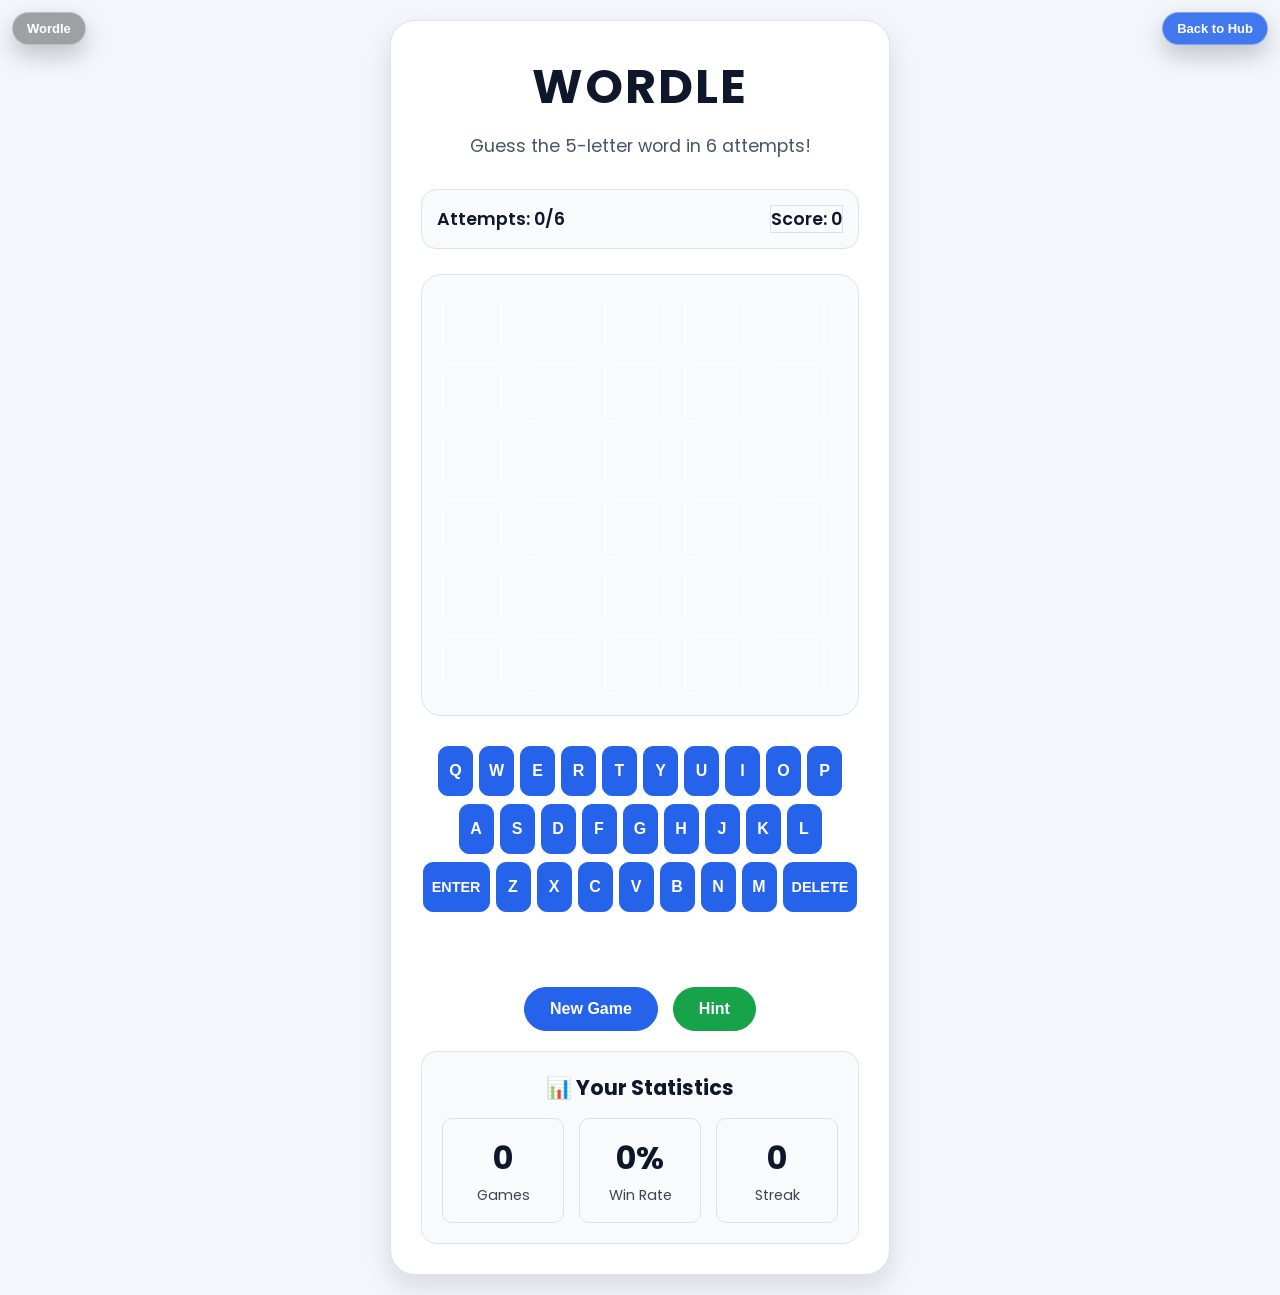
<file: Wordle/wordle.html>
<!DOCTYPE html>
<html lang="en">
  <head>
    <meta charset="UTF-8" />
    <meta name="viewport" content="width=device-width, initial-scale=1.0" />
    <title>Wordle Game - Guess the Word!</title>
    <link rel="stylesheet" href="../shared/game-shell.css" />
    <link rel="stylesheet" href="../shared/pro-ui.css" />
    <style>
      @import url("https://fonts.googleapis.com/css2?family=Poppins:wght@300;400;500;600;700&display=swap");

      * {
        margin: 0;
        padding: 0;
        box-sizing: border-box;
      }

      body {
        font-family: "Poppins", sans-serif;
        background: linear-gradient(135deg, #667eea 0%, #764ba2 100%);
        min-height: 100vh;
        display: flex;
        flex-direction: column;
        align-items: center;
        color: #fff;
        overflow-x: hidden;
      }

      .container {
        background: rgba(255, 255, 255, 0.1);
        backdrop-filter: blur(20px);
        border-radius: 25px;
        box-shadow: 0 25px 50px rgba(0, 0, 0, 0.3);
        padding: 30px;
        max-width: 500px;
        width: 95%;
        margin: 20px auto;
        border: 1px solid rgba(255, 255, 255, 0.2);
      }

      .header {
        text-align: center;
        margin-bottom: 30px;
      }

      .title {
        font-size: 3rem;
        font-weight: 700;
        color: #fff;
        text-shadow: 0 4px 8px rgba(0, 0, 0, 0.3);
        margin-bottom: 10px;
        letter-spacing: 2px;
      }

      .subtitle {
        font-size: 1.1rem;
        color: rgba(255, 255, 255, 0.8);
        font-weight: 400;
      }

      .game-info {
        display: flex;
        justify-content: space-between;
        align-items: center;
        background: rgba(255, 255, 255, 0.1);
        border-radius: 15px;
        padding: 15px;
        margin-bottom: 25px;
        border: 1px solid rgba(255, 255, 255, 0.2);
      }

      .attempts {
        font-size: 1.1rem;
        font-weight: 600;
      }

      .score {
        font-size: 1.1rem;
        font-weight: 600;
      }

      .game-board {
        display: grid;
        grid-template-rows: repeat(6, 1fr);
        gap: 8px;
        margin-bottom: 30px;
        padding: 20px;
        background: rgba(255, 255, 255, 0.05);
        border-radius: 20px;
        border: 1px solid rgba(255, 255, 255, 0.1);
      }

      .guess-row {
        display: grid;
        grid-template-columns: repeat(5, 1fr);
        gap: 8px;
      }

      .letter-box {
        width: 60px;
        height: 60px;
        border: 2px solid rgba(255, 255, 255, 0.3);
        border-radius: 10px;
        display: flex;
        align-items: center;
        justify-content: center;
        font-size: 1.8rem;
        font-weight: bold;
        color: #fff;
        background: rgba(255, 255, 255, 0.1);
        transition: all 0.3s ease;
        text-transform: uppercase;
      }

      .letter-box.filled {
        border-color: #fff;
        background: rgba(255, 255, 255, 0.2);
        transform: scale(1.05);
      }

      .letter-box.correct {
        background: linear-gradient(45deg, #4caf50, #45a049);
        border-color: #4caf50;
        color: #fff;
        animation: flip 0.6s ease-in-out;
      }

      .letter-box.present {
        background: linear-gradient(45deg, #ff9800, #f57c00);
        border-color: #ff9800;
        color: #fff;
        animation: flip 0.6s ease-in-out;
      }

      .letter-box.absent {
        background: linear-gradient(45deg, #757575, #424242);
        border-color: #757575;
        color: #fff;
        animation: flip 0.6s ease-in-out;
      }

      .keyboard {
        display: grid;
        grid-template-rows: repeat(3, 1fr);
        gap: 8px;
        max-width: 500px;
        margin: 0 auto;
      }

      .keyboard-row {
        display: flex;
        justify-content: center;
        gap: 6px;
      }

      .key {
        background: rgba(255, 255, 255, 0.9);
        color: #333;
        border: none;
        border-radius: 8px;
        padding: 12px 8px;
        font-size: 1rem;
        font-weight: 600;
        cursor: pointer;
        transition: all 0.2s ease;
        min-width: 35px;
        height: 50px;
        display: flex;
        align-items: center;
        justify-content: center;
        box-shadow: 0 2px 4px rgba(0, 0, 0, 0.2);
      }

      .key:hover {
        background: #fff;
        transform: translateY(-2px);
        box-shadow: 0 4px 8px rgba(0, 0, 0, 0.3);
      }

      .key.wide {
        min-width: 60px;
        font-size: 0.9rem;
      }

      .key.correct {
        background: linear-gradient(45deg, #4caf50, #45a049);
        color: #fff;
      }

      .key.present {
        background: linear-gradient(45deg, #ff9800, #f57c00);
        color: #fff;
      }

      .key.absent {
        background: linear-gradient(45deg, #757575, #424242);
        color: #fff;
        opacity: 0.6;
      }

      .message {
        text-align: center;
        padding: 15px;
        border-radius: 10px;
        margin: 20px 0;
        font-weight: 600;
        font-size: 1.1rem;
        opacity: 0;
        transform: translateY(-20px);
        transition: all 0.3s ease;
      }

      .message.show {
        opacity: 1;
        transform: translateY(0);
      }

      .message.success {
        background: linear-gradient(45deg, #4caf50, #45a049);
        color: #fff;
        box-shadow: 0 4px 15px rgba(76, 175, 80, 0.4);
      }

      .message.error {
        background: linear-gradient(45deg, #f44336, #d32f2f);
        color: #fff;
        box-shadow: 0 4px 15px rgba(244, 67, 54, 0.4);
      }

      .message.warning {
        background: linear-gradient(45deg, #ff9800, #f57c00);
        color: #fff;
        box-shadow: 0 4px 15px rgba(255, 152, 0, 0.4);
      }

      .controls {
        display: flex;
        justify-content: center;
        gap: 15px;
        margin-top: 25px;
      }

      .btn {
        background: linear-gradient(45deg, #667eea, #764ba2);
        color: #fff;
        border: none;
        border-radius: 25px;
        padding: 12px 25px;
        font-size: 1rem;
        font-weight: 600;
        cursor: pointer;
        transition: all 0.3s ease;
        box-shadow: 0 4px 15px rgba(102, 126, 234, 0.4);
      }

      .btn:hover {
        transform: translateY(-2px);
        box-shadow: 0 6px 20px rgba(102, 126, 234, 0.6);
      }

      .btn.secondary {
        background: linear-gradient(45deg, #4caf50, #45a049);
        box-shadow: 0 4px 15px rgba(76, 175, 80, 0.4);
      }

      .btn.secondary:hover {
        box-shadow: 0 6px 20px rgba(76, 175, 80, 0.6);
      }

      .stats {
        background: rgba(255, 255, 255, 0.1);
        border-radius: 15px;
        padding: 20px;
        margin-top: 20px;
        text-align: center;
        border: 1px solid rgba(255, 255, 255, 0.2);
      }

      .stats h3 {
        margin-bottom: 15px;
        font-size: 1.3rem;
      }

      .stats-grid {
        display: grid;
        grid-template-columns: repeat(3, 1fr);
        gap: 15px;
        text-align: center;
      }

      .stat-item {
        background: rgba(255, 255, 255, 0.1);
        border-radius: 10px;
        padding: 15px 10px;
        border: 1px solid rgba(255, 255, 255, 0.2);
      }

      .stat-number {
        font-size: 2rem;
        font-weight: bold;
        display: block;
      }

      .stat-label {
        font-size: 0.9rem;
        opacity: 0.8;
      }

      @keyframes flip {
        0% {
          transform: rotateY(0);
        }
        50% {
          transform: rotateY(90deg);
        }
        100% {
          transform: rotateY(0);
        }
      }

      @keyframes shake {
        0%,
        100% {
          transform: translateX(0);
        }
        25% {
          transform: translateX(-5px);
        }
        75% {
          transform: translateX(5px);
        }
      }

      @keyframes bounce {
        0%,
        20%,
        60%,
        100% {
          transform: translateY(0);
        }
        40% {
          transform: translateY(-10px);
        }
        80% {
          transform: translateY(-5px);
        }
      }

      .shake {
        animation: shake 0.5s ease-in-out;
      }

      .bounce {
        animation: bounce 0.6s ease-in-out;
      }

      /* Mobile Responsive */
      @media (max-width: 768px) {
        .container {
          padding: 20px;
          margin: 10px;
        }

        .title {
          font-size: 2.5rem;
        }

        .letter-box {
          width: 50px;
          height: 50px;
          font-size: 1.5rem;
        }

        .key {
          min-width: 30px;
          height: 45px;
          font-size: 0.9rem;
        }

        .key.wide {
          min-width: 50px;
        }
      }

      @media (max-width: 480px) {
        .title {
          font-size: 2rem;
        }

        .letter-box {
          width: 45px;
          height: 45px;
          font-size: 1.3rem;
        }

        .key {
          min-width: 28px;
          height: 40px;
          font-size: 0.8rem;
          padding: 8px 4px;
        }

        .key.wide {
          min-width: 45px;
        }

        .game-info {
          flex-direction: column;
          gap: 10px;
        }
      }
    </style>
  </head>
  <body data-game-name="Wordle">
    <div class="container">
      <div class="header">
        <h1 class="title">WORDLE</h1>
        <p class="subtitle">Guess the 5-letter word in 6 attempts!</p>
      </div>

      <div class="game-info">
        <div class="attempts">Attempts: <span id="attempts">0/6</span></div>
        <div class="score">Score: <span id="score">0</span></div>
      </div>

      <div class="game-board" id="gameBoard">
        <!-- Game board will be generated by JavaScript -->
      </div>

      <div class="keyboard" id="keyboard">
        <!-- Keyboard will be generated by JavaScript -->
      </div>

      <div class="message" id="message"></div>

      <div class="controls">
        <button class="btn" id="newGameBtn">New Game</button>
        <button class="btn secondary" id="hintBtn">Hint</button>
      </div>

      <div class="stats">
        <h3>📊 Your Statistics</h3>
        <div class="stats-grid">
          <div class="stat-item">
            <span class="stat-number" id="gamesPlayed">0</span>
            <span class="stat-label">Games</span>
          </div>
          <div class="stat-item">
            <span class="stat-number" id="winPercentage">0%</span>
            <span class="stat-label">Win Rate</span>
          </div>
          <div class="stat-item">
            <span class="stat-number" id="currentStreak">0</span>
            <span class="stat-label">Streak</span>
          </div>
        </div>
      </div>
    </div>

    <script>
      // Wordle Game Logic
      class WordleGame {
        constructor() {
          this.words = [
            "APPLE",
            "BRAVE",
            "CHAIR",
            "DANCE",
            "EAGLE",
            "FLAME",
            "GRACE",
            "HAPPY",
            "IMAGE",
            "JUDGE",
            "KNIFE",
            "LIGHT",
            "MAGIC",
            "NOBLE",
            "OCEAN",
            "PEACE",
            "QUEEN",
            "RIVER",
            "STORM",
            "TRUST",
            "UNITY",
            "VALUE",
            "WATER",
            "YOUTH",
            "ZEBRA",
            "ABOUT",
            "BEACH",
            "CLEAN",
            "DREAM",
            "EARTH",
            "FRESH",
            "GREEN",
            "HOUSE",
            "IDEAL",
            "JOLLY",
            "LUCKY",
            "MUSIC",
            "NEVER",
            "ORDER",
            "PLANT",
            "QUICK",
            "READY",
            "SHINE",
            "THINK",
            "UNDER",
            "VOICE",
            "WORLD",
            "YEARS",
            "ZONES",
            "BIRTH",
            "CARRY",
            "DRIVE",
            "EIGHT",
            "FIGHT",
            "GREAT",
            "HEART",
            "ISSUE",
            "JOINT",
            "KINDS",
            "LEARN",
            "MONTH",
            "NIGHT",
            "OTHER",
            "POWER",
            "QUIET",
            "RIGHT",
            "SMART",
            "TRACK",
            "USUAL",
            "VISIT",
            "WATCH",
            "YOUNG",
            "ZONAL",
            "ALLOW",
            "BOOKS",
            "CLOUD",
            "DRAFT",
            "EVENT",
            "FIELD",
            "GUEST",
            "HORSE",
            "INPUT",
            "JOKES",
            "KNOCK",
            "LEVEL",
            "MIXER",
            "NOISE",
            "OPENS",
            "PAIRS",
            "QUOTE",
          ];

          this.currentWord = "";
          this.currentGuess = "";
          this.currentRow = 0;
          this.gameOver = false;
          this.guessedLetters = {};
          this.score = this.readStorage("wordleScore", 0);

          this.stats = this.readStorage("wordleStats", {
            gamesPlayed: 0,
            wins: 0,
            currentStreak: 0,
            maxStreak: 0,
          });

          this.initializeGame();
          this.setupEventListeners();
          this.updateStats();
          this.updateScoreDisplay();
        }

        initializeGame() {
          this.currentWord =
            this.words[Math.floor(Math.random() * this.words.length)];
          this.currentGuess = "";
          this.currentRow = 0;
          this.gameOver = false;
          this.guessedLetters = {};

          this.createGameBoard();
          this.createKeyboard();
          this.hideMessage();
          this.updateAttemptsDisplay();
        }

        createGameBoard() {
          const gameBoard = document.getElementById("gameBoard");
          gameBoard.innerHTML = "";

          for (let i = 0; i < 6; i++) {
            const row = document.createElement("div");
            row.className = "guess-row";
            row.id = `row-${i}`;

            for (let j = 0; j < 5; j++) {
              const box = document.createElement("div");
              box.className = "letter-box";
              box.id = `box-${i}-${j}`;
              row.appendChild(box);
            }

            gameBoard.appendChild(row);
          }
        }

        createKeyboard() {
          const keyboard = document.getElementById("keyboard");
          const rows = [
            ["Q", "W", "E", "R", "T", "Y", "U", "I", "O", "P"],
            ["A", "S", "D", "F", "G", "H", "J", "K", "L"],
            ["ENTER", "Z", "X", "C", "V", "B", "N", "M", "DELETE"],
          ];

          keyboard.innerHTML = "";

          rows.forEach((row) => {
            const rowElement = document.createElement("div");
            rowElement.className = "keyboard-row";

            row.forEach((key) => {
              const keyElement = document.createElement("button");
              keyElement.className = "key";
              keyElement.textContent = key;
              keyElement.id = `key-${key}`;

              if (key === "ENTER" || key === "DELETE") {
                keyElement.className += " wide";
              }

              keyElement.addEventListener("click", () =>
                this.handleKeyClick(key)
              );
              rowElement.appendChild(keyElement);
            });

            keyboard.appendChild(rowElement);
          });
        }

        setupEventListeners() {
          document.addEventListener("keydown", (e) => {
            if (this.gameOver) return;

            const key = e.key.toUpperCase();

            if (key >= "A" && key <= "Z") {
              this.handleKeyClick(key);
            } else if (key === "ENTER") {
              this.handleKeyClick("ENTER");
            } else if (key === "BACKSPACE") {
              this.handleKeyClick("DELETE");
            }
          });

          document
            .getElementById("newGameBtn")
            .addEventListener("click", () => {
              this.initializeGame();
            });

          document.getElementById("hintBtn").addEventListener("click", () => {
            this.showHint();
          });
        }

        handleKeyClick(key) {
          if (this.gameOver) return;

          if (key >= "A" && key <= "Z" && this.currentGuess.length < 5) {
            this.currentGuess += key;
            this.updateDisplay();
          } else if (key === "DELETE" && this.currentGuess.length > 0) {
            this.currentGuess = this.currentGuess.slice(0, -1);
            this.updateDisplay();
          } else if (key === "ENTER") {
            this.submitGuess();
          }
        }

        updateDisplay() {
          const row = document.getElementById(`row-${this.currentRow}`);
          const boxes = row.querySelectorAll(".letter-box");

          boxes.forEach((box, index) => {
            if (index < this.currentGuess.length) {
              box.textContent = this.currentGuess[index];
              box.classList.add("filled");
            } else {
              box.textContent = "";
              box.classList.remove("filled");
            }
          });
        }

        submitGuess() {
          if (this.currentGuess.length !== 5) {
            this.showMessage("Word must be 5 letters long!", "error");
            return;
          }

          this.evaluateGuess();

          if (this.currentGuess === this.currentWord) {
            this.gameWon();
          } else if (this.currentRow >= 5) {
            this.gameLost();
          } else {
            this.currentRow++;
            this.currentGuess = "";
          }

          this.updateAttemptsDisplay();
        }

        evaluateGuess() {
          const row = document.getElementById(`row-${this.currentRow}`);
          const boxes = row.querySelectorAll(".letter-box");
          const wordLetters = this.currentWord.split("");
          const guessLetters = this.currentGuess.split("");

          // First pass: mark correct letters
          const letterCount = {};
          wordLetters.forEach((letter) => {
            letterCount[letter] = (letterCount[letter] || 0) + 1;
          });

          const results = new Array(5).fill("absent");

          // Mark correct positions
          guessLetters.forEach((letter, index) => {
            if (letter === wordLetters[index]) {
              results[index] = "correct";
              letterCount[letter]--;
              this.guessedLetters[letter] = "correct";
            }
          });

          // Mark present letters
          guessLetters.forEach((letter, index) => {
            if (results[index] === "absent" && letterCount[letter] > 0) {
              results[index] = "present";
              letterCount[letter]--;
              if (this.guessedLetters[letter] !== "correct") {
                this.guessedLetters[letter] = "present";
              }
            } else if (results[index] === "absent") {
              if (!this.guessedLetters[letter]) {
                this.guessedLetters[letter] = "absent";
              }
            }
          });

          // Animate and color boxes
          boxes.forEach((box, index) => {
            setTimeout(() => {
              box.classList.add(results[index]);
              if (results[index] === "correct") {
                box.classList.add("bounce");
              }
            }, index * 100);
          });

          // Update keyboard
          setTimeout(() => {
            this.updateKeyboard();
          }, 500);
        }

        updateKeyboard() {
          Object.keys(this.guessedLetters).forEach((letter) => {
            const key = document.getElementById(`key-${letter}`);
            if (key && !key.classList.contains("correct")) {
              key.classList.remove("present", "absent");
              key.classList.add(this.guessedLetters[letter]);
            }
          });
        }

        gameWon() {
          this.gameOver = true;
          const pointsEarned = Math.max(10, (6 - this.currentRow) * 10);
          this.score += pointsEarned;
          this.stats.wins++;
          this.stats.gamesPlayed++;
          this.stats.currentStreak++;
          this.stats.maxStreak = Math.max(
            this.stats.maxStreak,
            this.stats.currentStreak
          );

          setTimeout(() => {
            this.showMessage(
              `🎉 Congratulations! You found "${this.currentWord}"! +${pointsEarned} points`,
              "success"
            );
          }, 600);

          this.updateScoreDisplay();
          this.saveScore();
          this.updateStats();
          this.saveStats();
        }

        gameLost() {
          this.gameOver = true;
          this.score = Math.max(0, this.score - 5);
          this.stats.gamesPlayed++;
          this.stats.currentStreak = 0;

          setTimeout(() => {
            this.showMessage(
              `😔 Game Over! The word was "${this.currentWord}" (-5 points)`,
              "error"
            );
            const row = document.getElementById(`row-${this.currentRow}`);
            row.classList.add("shake");
          }, 600);

          this.updateScoreDisplay();
          this.saveScore();
          this.updateStats();
          this.saveStats();
        }

        showMessage(text, type) {
          const message = document.getElementById("message");
          message.textContent = text;
          message.className = `message show ${type}`;

          setTimeout(() => {
            message.classList.remove("show");
          }, 3000);
        }

        hideMessage() {
          const message = document.getElementById("message");
          message.classList.remove("show");
        }

        showHint() {
          const vowels = ["A", "E", "I", "O", "U"];
          const wordVowels = this.currentWord
            .split("")
            .filter((letter) => vowels.includes(letter));
          const uniqueVowels = [...new Set(wordVowels)];

          if (uniqueVowels.length > 0) {
            this.showMessage(
              `💡 Hint: This word contains the vowel(s): ${uniqueVowels.join(
                ", "
              )}`,
              "warning"
            );
          } else {
            this.showMessage(
              `💡 Hint: This word contains no vowels!`,
              "warning"
            );
          }
        }

        updateStats() {
          document.getElementById("gamesPlayed").textContent =
            this.stats.gamesPlayed;
          const winPercentage =
            this.stats.gamesPlayed > 0
              ? Math.round((this.stats.wins / this.stats.gamesPlayed) * 100)
              : 0;
          document.getElementById(
            "winPercentage"
          ).textContent = `${winPercentage}%`;
          document.getElementById("currentStreak").textContent =
            this.stats.currentStreak;
        }

        updateScoreDisplay() {
          document.getElementById("score").textContent = this.score;
        }

        saveStats() {
          this.saveStorage("wordleStats", this.stats);
        }

        saveScore() {
          this.saveStorage("wordleScore", this.score);
        }

        updateAttemptsDisplay() {
          const attemptsUsed = this.gameOver ? this.currentRow + 1 : this.currentRow;
          document.getElementById("attempts").textContent = `${attemptsUsed}/6`;
        }

        readStorage(key, fallbackValue) {
          try {
            const raw = localStorage.getItem(key);
            if (raw === null) return fallbackValue;

            if (typeof fallbackValue === "number") {
              const parsedNum = parseInt(raw, 10);
              return Number.isNaN(parsedNum) ? fallbackValue : parsedNum;
            }

            const parsed = JSON.parse(raw);
            return parsed ?? fallbackValue;
          } catch (_error) {
            return fallbackValue;
          }
        }

        saveStorage(key, value) {
          try {
            if (typeof value === "string") {
              localStorage.setItem(key, value);
            } else {
              localStorage.setItem(key, JSON.stringify(value));
            }
          } catch (_error) {
            // Ignore storage failures in restricted environments.
          }
        }
      }

      // Initialize the game when page loads
      document.addEventListener("DOMContentLoaded", () => {
        new WordleGame();
      });
    </script>
    <script src="../shared/game-shell.js"></script>
  </body>
</html>
</file>
<file: shared/game-shell.css>
.game-shell-topbar {
  position: fixed;
  top: 12px;
  left: 12px;
  right: 12px;
  z-index: 99999;
  display: flex;
  justify-content: space-between;
  align-items: center;
  gap: 10px;
  pointer-events: none;
}

.game-shell-badge,
.game-shell-link {
  pointer-events: auto;
  border-radius: 999px;
  padding: 8px 14px;
  font-family: "Segoe UI", Arial, sans-serif;
  font-size: 13px;
  font-weight: 600;
  color: #ffffff;
  text-decoration: none;
  box-shadow: 0 10px 24px rgba(0, 0, 0, 0.22);
  backdrop-filter: blur(8px);
  border: 1px solid rgba(255, 255, 255, 0.32);
}

.game-shell-badge {
  background: rgba(0, 0, 0, 0.35);
}

.game-shell-link {
  background: rgba(37, 99, 235, 0.86);
}

.game-shell-link:hover {
  background: rgba(29, 78, 216, 0.95);
}

@media (max-width: 600px) {
  .game-shell-topbar {
    top: 8px;
    left: 8px;
    right: 8px;
  }
  .game-shell-badge,
  .game-shell-link {
    font-size: 12px;
    padding: 7px 11px;
  }
}
</file>
<file: shared/pro-ui.css>
:root {
  --pro-bg: #f3f6fb;
  --pro-surface: #ffffff;
  --pro-border: #d9e2ef;
  --pro-text: #0f172a;
  --pro-muted: #475569;
  --pro-primary: #2563eb;
  --pro-primary-hover: #1d4ed8;
  --pro-success: #16a34a;
  --pro-danger: #dc2626;
  --pro-shadow: 0 12px 28px rgba(15, 23, 42, 0.12);
}

body,
.snake-game-wrapper,
.typing-game-wrapper {
  background: var(--pro-bg) !important;
}

.container,
.snake-game-wrapper .snake-container,
.typing-game-wrapper .typing-container,
.game-container {
  background: var(--pro-surface) !important;
  border: 1px solid var(--pro-border) !important;
  box-shadow: var(--pro-shadow) !important;
  color: var(--pro-text) !important;
}

h1,
.title,
.game-title,
.typing-title {
  color: var(--pro-text) !important;
  text-shadow: none !important;
  animation: none !important;
}

.subtitle,
.game-subtitle {
  color: var(--pro-muted) !important;
}

.score,
.stat-card,
.stat-item,
.typing-game-wrapper .typing-word-display,
.typing-game-wrapper .progress-container,
.typing-game-wrapper .difficulty-selector,
.typing-game-wrapper .controls,
.game-stats,
.progress-container,
.game-board,
.word-display,
.game-info,
.stats {
  background: #f8fafc !important;
  border: 1px solid var(--pro-border) !important;
  color: var(--pro-text) !important;
  box-shadow: none !important;
}

.typing-game-wrapper .typing-word-display::before,
.word-display::before,
body::before,
body::after {
  display: none !important;
}

button,
.btn,
.key,
.snake-game-wrapper .snake-btn,
.typing-game-wrapper .typing-btn,
.generate-btn,
#guess-btn,
#hangman-guess-btn,
#hangman-new-game-btn {
  background: var(--pro-primary) !important;
  color: #fff !important;
  border: 1px solid var(--pro-primary) !important;
  box-shadow: none !important;
  text-transform: none !important;
}

button:hover,
.btn:hover,
.key:hover,
.snake-game-wrapper .snake-btn:hover,
.typing-game-wrapper .typing-btn:hover,
.generate-btn:hover,
#guess-btn:hover,
#hangman-guess-btn:hover,
#hangman-new-game-btn:hover {
  background: var(--pro-primary-hover) !important;
  border-color: var(--pro-primary-hover) !important;
  transform: none !important;
}

.btn.secondary,
#startBtn,
#typing-start-btn {
  background: var(--pro-success) !important;
  border-color: var(--pro-success) !important;
}

.game-message.lose,
.message.error {
  background: #fee2e2 !important;
  color: #991b1b !important;
  border: 1px solid #fecaca !important;
}

.game-message.win,
.message.success {
  background: #dcfce7 !important;
  color: #166534 !important;
  border: 1px solid #bbf7d0 !important;
}

.letter-box,
.memory-card,
.key,
#guess-input,
#hangman-guess-input,
.typing-game-wrapper .typing-input {
  border-radius: 10px !important;
}

.memory-card {
  background: #e2e8f0 !important;
  border: 1px solid #cbd5e1 !important;
}

.card-front {
  background: #e2e8f0 !important;
}

.card-back {
  background: #ffffff !important;
  border: 1px solid #cbd5e1 !important;
}

#snake-canvas {
  border-color: #94a3b8 !important;
  box-shadow: none !important;
}

.key.correct,
.letter-box.correct {
  background: #16a34a !important;
  border-color: #16a34a !important;
  color: #fff !important;
}

.key.present,
.letter-box.present {
  background: #d97706 !important;
  border-color: #d97706 !important;
  color: #fff !important;
}

.key.absent,
.letter-box.absent {
  background: #64748b !important;
  border-color: #64748b !important;
  color: #fff !important;
}
</file>
